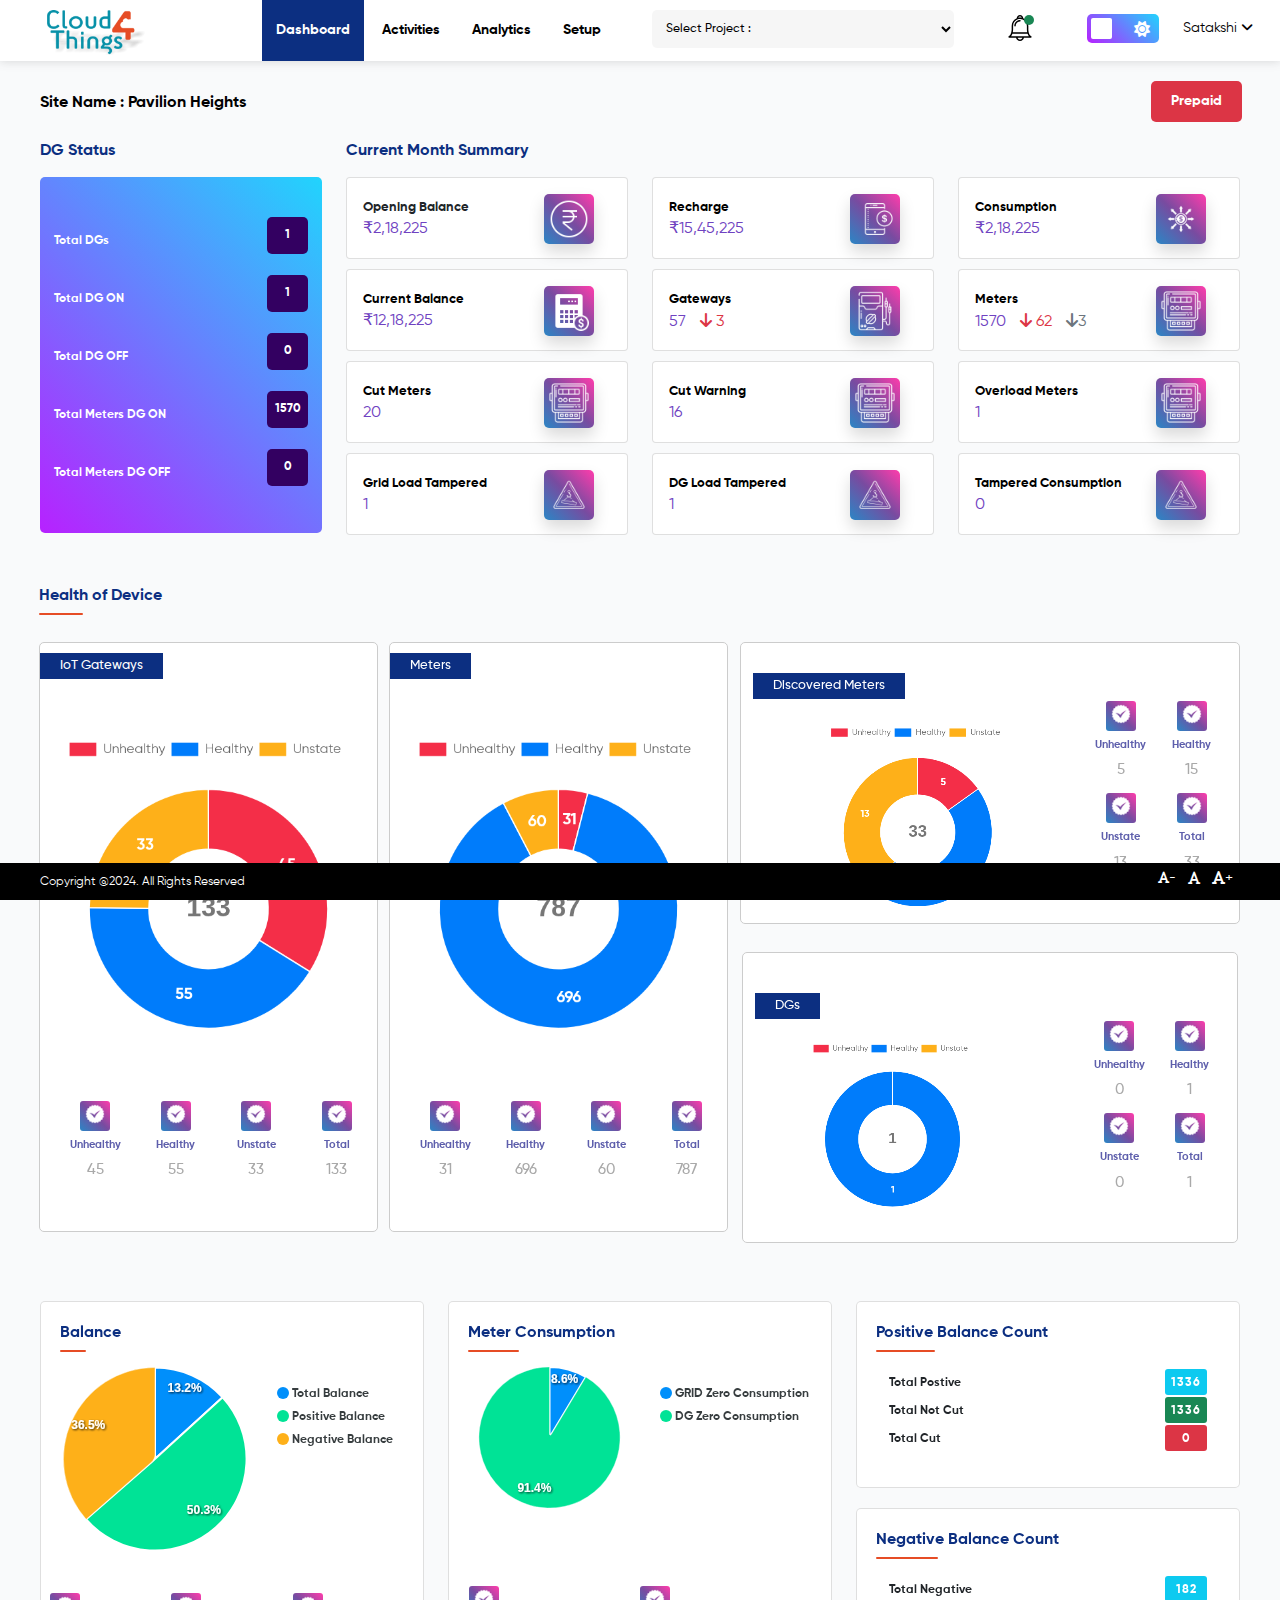
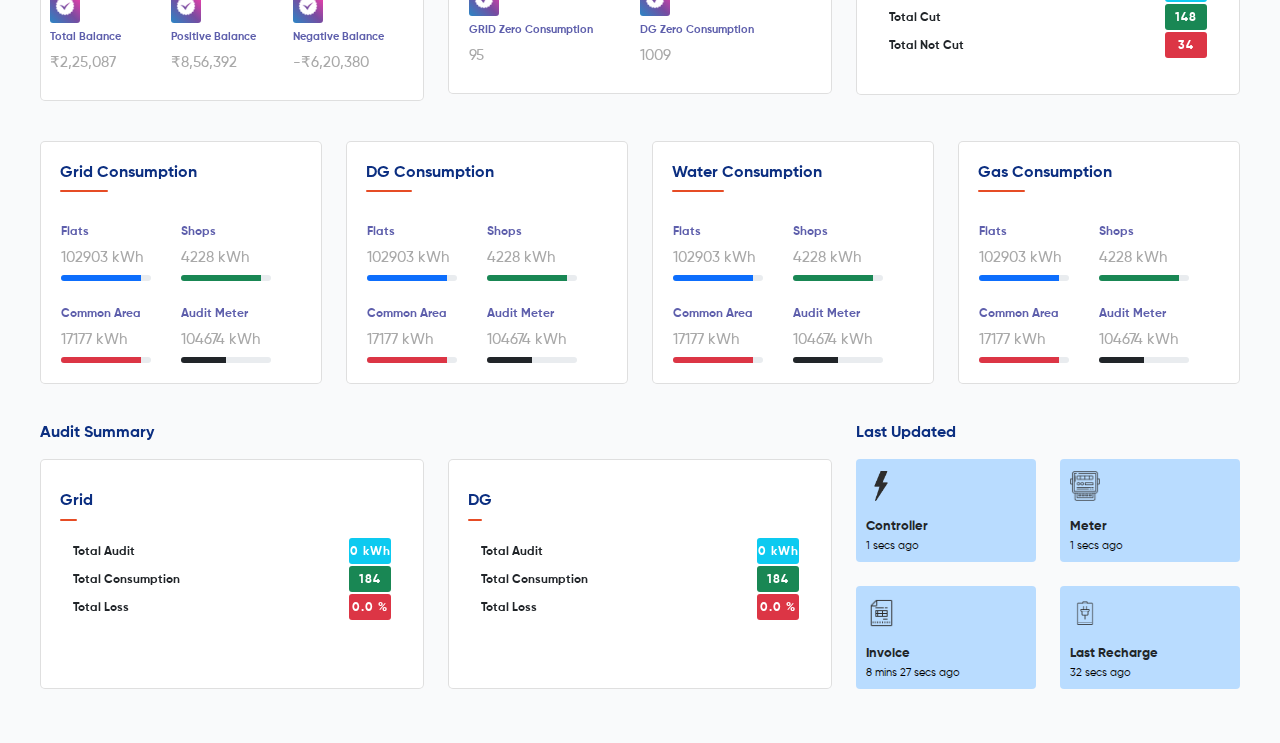
<file: index.html>
<!DOCTYPE html>
<html lang="en">

<head>
    <!-- Required meta tags -->
    <meta charset="utf-8">
    <meta name="viewport"
        content="width=device-width, initial-scale=2.0, user-scalable=1.0, minimum-scale=1.0, maximum-scale=1.0">
    <meta name="description" content="Cloud4Things Dashboard" />

    <title>Prepaid - Cloud4Things Dashboard</title>

    <!--Favicon-->
    <link rel="icon" type="image/x-icon" href="images/favicon.png">

    <!--main_css-->
    <link href="css/style.css" rel="stylesheet" type="text/css">
    <link href="css/dark-theme.css" rel="stylesheet" type="text/css">
 
    <!-- Bootstrap -->
    <link rel="stylesheet" href="css/bootstrap.min.css">

    <!--responsive_css-->
    <link href="css/responsive.css" rel="stylesheet" type="text/css">

    <!--font-awesome-->
    <link rel="stylesheet" href="css/all.min.css" type="text/css">
    <link rel="stylesheet" href="css/fontawesome.min.css" type="text/css">

    <!--owl-carousel-->
    <link href="css/owl.carousel.min.css" rel="stylesheet" type="text/css">
    <link href="css/owl.theme.default.min.css" rel="stylesheet" type="text/css">

    <!--Apexcharts-->
    <link href="css/apexcharts.css" rel="stylesheet" type="text/css">

    <!--animate-->
    <link href="css/animate.css" rel="stylesheet" type="text/css">

</head>

<body>

    <div id="wrapper">

        <!--main-header-->
        <header class="main-header">
            <div class="menu-toggle"><i class="fa-solid fa-bars"></i></div>
            <div class="logo-area1" style="display: none;">
                <a href="index.html"><img alt="image" src="images/logo.png"></a>
            </div>
            <div class="row full-menu">
                <div class="col-xxl-2 col-xl-2 col-lg-2 col-md-12 col-sm-12 col-12">
                    <div class="logo-area">
                        <a href="index.html"><img alt="image" src="images/logo.png"></a>
                    </div>
                </div>
                <div class="col-xxl-4 col-xl-4 col-lg-4 col-md-12 col-sm-12 col-12">
                    <ul class="menu">
                        <li class="active"><a href="index.html">Dashboard</a></li>
                        <li><a href="activities.html">Activities</a></li>
                        <li><a href="analytics.html">Analytics</a></li>
                        <li><a href="setup.html">Setup</a></li>
                    </ul>
                </div>
                <div class="col-xxl-3 col-xl-3 col-lg-3 col-md-12 col-sm-12 col-12">
                    <form class="project-dropdown">
                        <!-- <label>Select Project :</label> -->
                        <select>
                            <option>Select Project :</option>
                            <option>Project1</option>
                            <option>Project2</option>
                            <option>Project3</option>
                        </select>
                    </form>
                </div>
                <div class="col-xxl-1 col-xl-1 col-lg-1 col-md-12 col-sm-12 col-12 p-0">
                    <div class="notification">
                        <svg fill="#000000" version="1.1" id="Capa_1" xmlns="http://www.w3.org/2000/svg"
                            xmlns:xlink="http://www.w3.org/1999/xlink" viewBox="0 0 611.999 611.999"
                            xml:space="preserve">
                            <g>
                                <g>
                                    <g>
                                        <path
                                            d="M570.107,500.254c-65.037-29.371-67.511-155.441-67.559-158.622v-84.578c0-81.402-49.742-151.399-120.427-181.203
                                            C381.969,34,347.883,0,306.001,0c-41.883,0-75.968,34.002-76.121,75.849c-70.682,29.804-120.425,99.801-120.425,181.203v84.578
                                            c-0.046,3.181-2.522,129.251-67.561,158.622c-7.409,3.347-11.481,11.412-9.768,19.36c1.711,7.949,8.74,13.626,16.871,13.626
                                            h164.88c3.38,18.594,12.172,35.892,25.619,49.903c17.86,18.608,41.479,28.856,66.502,28.856
                                            c25.025,0,48.644-10.248,66.502-28.856c13.449-14.012,22.241-31.311,25.619-49.903h164.88c8.131,0,15.159-5.676,16.872-13.626
                                            C581.586,511.664,577.516,503.6,570.107,500.254z M484.434,439.859c6.837,20.728,16.518,41.544,30.246,58.866H97.32
                                            c13.726-17.32,23.407-38.135,30.244-58.866H484.434z M306.001,34.515c18.945,0,34.963,12.73,39.975,30.082
                                            c-12.912-2.678-26.282-4.09-39.975-4.09s-27.063,1.411-39.975,4.09C271.039,47.246,287.057,34.515,306.001,34.515z
                                            M143.97,341.736v-84.685c0-89.343,72.686-162.029,162.031-162.029s162.031,72.686,162.031,162.029v84.826
                                            c0.023,2.596,0.427,29.879,7.303,63.465H136.663C143.543,371.724,143.949,344.393,143.97,341.736z M306.001,577.485
                                            c-26.341,0-49.33-18.992-56.709-44.246h113.416C355.329,558.493,332.344,577.485,306.001,577.485z" />
                                        <path d="M306.001,119.235c-74.25,0-134.657,60.405-134.657,134.654c0,9.531,7.727,17.258,17.258,17.258
                                            c9.531,0,17.258-7.727,17.258-17.258c0-55.217,44.923-100.139,100.142-100.139c9.531,0,17.258-7.727,17.258-17.258
                                            C323.259,126.96,315.532,119.235,306.001,119.235z" />
                                    </g>
                                </g>
                            </g>
                        </svg>
                        <span class="count"></span>
                        <div class="notify-box">
                            <h4>Notifications</h4>
                            <ul>
                                <li>
                                    <p>Your Version in updated !!!</p>
                                    <h6>Project | 48 mins ago</h6>
                                </li>
                                <li>
                                    <p>Your Version in updated !!!</p>
                                    <h6>Project | 48 mins ago</h6>
                                </li>
                                <li>
                                    <p>Your Version in updated !!!</p>
                                    <h6>Project | 48 mins ago</h6>
                                </li>
                                <li>
                                    <p>Your Version in updated !!!</p>
                                    <h6>Project | 48 mins ago</h6>
                                </li>
                            </ul>
                        </div>
                    </div>

                </div>
                <div class="col-xxl-1 col-xl-1 col-lg-1 col-md-12 col-sm-12 col-12">
                    <div class="toggle-s-box">
                        <input type="checkbox" class="checkbox" id="checkbox">
                        <label for="checkbox" class="checkbox-label">
                            <i class="fas fa-moon"></i>
                            <i class="fas fa-sun"></i>
                            <span class="ball"></span>
                        </label>
                    </div>
                </div>
                <div class="col-xxl-1 col-xl-1 col-lg-1 col-md-12 col-sm-12 col-12 p-0">
                    <div class="user-sec">
                        <h4>Satakshi <i class="fa-solid fa-angle-down"></i></h4>
                    </div>
                    <div class="user-box">
                        <ul>
                            <li>
                                <p><i class="fa-solid fa-gear"></i> CPS Version: 1.0.0</p>
                            </li>
                            <li>
                                <p><i class="fa-solid fa-lock"></i> <a href="change-password.html">Change Password</a>
                                </p>
                            </li>
                            <li>
                                <p><i class="fa-solid fa-arrow-right-from-bracket"></i> <a href="#">Logout</a></p>
                            </li>
                        </ul>
                    </div>
                </div>
            </div>
        </header>
        <!--end-->
        <div class="clearfix"></div>
        <!--main-body-->
        <div class="main-site-area">
            <div class="row">
                <div class="col-xxl-12 col-xl-12 col-lg-12 col-md-12 col-sm-12 col-12">
                    <div class="site-name">
                        <h4><strong>Site Name :</strong> Pavilion Heights <span>Prepaid</span> </h4>
                    </div>
                </div>
                <div class="col-xxl-12 col-xl-12 col-lg-12 col-md-12 col-sm-12 col-12">
                    <!--second-part-->
                    <section class="second-part">
                        <div class="row">
                            <div class="col-xxl-2 col-xl-3 col-lg-3 col-md-12 col-sm-12 col-12">
                                <h1 class="mb-3">DG Status</h1>
                                <div class="dg-sec">
                                    <ul>
                                        <li> Total DGs <span class="float-end bg-info">1 </span></li>
                                        <li> Total DG ON <span class="float-end bg-warning">1 </span></li>
                                        <li> Total DG OFF <span class="float-end bg-danger">0 </span></li>
                                        <li> Total Meters DG ON <span class="float-end bg-primary"><a href="#">1570</a>
                                            </span></li>
                                        <li> Total Meters DG OFF <span class="float-end bg-primary"><a
                                                    href="#">0</a></span></li>
                                    </ul>
                                </div>
                            </div>
                            <div class="col-xxl-10 col-xl-9 col-lg-9 col-md-12 col-sm-12 col-12">
                                <h1 class="mb-3">Current Month Summary</h1>
                                <div class="row">
                                    <div class="col-xxl-3 col-xl-4 col-lg-4 col-md-6 col-sm-6 col-12">
                                        <div class="card  mb-4">
                                            <div class="card-body p-3">
                                                <div class="row">
                                                    <div class="col-xxl-8 col-xl-8 col-lg-8 col-md-8 col-sm-8 col-12">
                                                        <div class="numbers">
                                                            <p class="text-sm mb-0 text-capitalize font-weight-bold">
                                                                Opening Balance</p>
                                                            <h5 class="font-weight-bolder mb-0">₹2,18,225
                                                            </h5>
                                                        </div>
                                                    </div>
                                                    <div class="col-xxl-4 col-xl-4 col-lg-4 col-md-4 col-sm-4 col-12 text-end">
                                                        <div
                                                            class="icon icon-shape bg-gradient-primary shadow text-center border-radius-md">
                                                            <img alt="image" src="images/icon1.png">
                                                        </div>
                                                    </div>
                                                </div>
                                            </div>
                                        </div>
                                    </div>
                                    <div class="col-xxl-3 col-xl-4 col-lg-4 col-md-6 col-sm-6 col-12">
                                        <a href="#">
                                            <div class="card  mb-4">
                                                <div class="card-body p-3">
                                                    <div class="row">
                                                        <div class="col-xxl-8 col-xl-8 col-lg-8 col-md-8 col-sm-8 col-12">
                                                            <div class="numbers">
                                                                <p
                                                                    class="text-sm mb-0 text-capitalize font-weight-bold">
                                                                    Recharge</p>
                                                                <h5 class="font-weight-bolder mb-0">₹15,45,225
                                                                </h5>
                                                            </div>
                                                        </div>
                                                        <div class="col-xxl-4 col-xl-4 col-lg-4 col-md-4 col-sm-4 col-12 text-end">
                                                            <div
                                                                class="icon icon-shape bg-gradient-primary shadow text-center border-radius-md">
                                                                <img alt="image" src="images/icon2.png">
                                                            </div>
                                                        </div>
                                                    </div>
                                                </div>
                                            </div>
                                        </a>
                                    </div>
                                    <div class="col-xxl-3 col-xl-4 col-lg-4 col-md-6 col-sm-6 col-12">
                                        <a href="#">
                                            <div class="card  mb-4">
                                                <div class="card-body p-3">
                                                    <div class="row">
                                                        <div class="col-xxl-8 col-xl-8 col-lg-8 col-md-8 col-sm-8 col-12">
                                                            <div class="numbers">
                                                                <p
                                                                    class="text-sm mb-0 text-capitalize font-weight-bold">
                                                                    Consumption</p>
                                                                <h5 class="font-weight-bolder mb-0">₹2,18,225
                                                                </h5>
                                                            </div>
                                                        </div>
                                                        <div class="col-xxl-4 col-xl-4 col-lg-4 col-md-4 col-sm-4 col-12 text-end">
                                                            <div
                                                                class="icon icon-shape bg-gradient-primary shadow text-center border-radius-md">
                                                                <img alt="image" src="images/icon3.png">
                                                            </div>
                                                        </div>
                                                    </div>
                                                </div>
                                            </div>
                                        </a>
                                    </div>
                                    <div class="col-xxl-3 col-xl-4 col-lg-4 col-md-6 col-sm-6 col-12">
                                        <a href="#">
                                            <div class="card  mb-4">
                                                <div class="card-body p-3">
                                                    <div class="row">
                                                        <div class="col-xxl-8 col-xl-8 col-lg-8 col-md-8 col-sm-8 col-12">
                                                            <div class="numbers">
                                                                <p
                                                                    class="text-sm mb-0 text-capitalize font-weight-bold">
                                                                    Current Balance</p>
                                                                <h5 class="font-weight-bolder mb-0">₹12,18,225
                                                                </h5>
                                                            </div>
                                                        </div>
                                                        <div class="col-xxl-4 col-xl-4 col-lg-4 col-md-4 col-sm-4 col-12 text-end">
                                                            <div
                                                                class="icon icon-shape bg-gradient-primary shadow text-center border-radius-md">
                                                                <img alt="image" src="images/icon4.png">
                                                            </div>
                                                        </div>
                                                    </div>
                                                </div>
                                            </div>
                                        </a>
                                    </div>
                                    <div class="col-xxl-3 col-xl-4 col-lg-4 col-md-6 col-sm-6 col-12">
                                        <a href="#">
                                            <div class="card  mb-4">
                                                <div class="card-body p-3">
                                                    <div class="row">
                                                        <div class="col-xxl-8 col-xl-8 col-lg-8 col-md-8 col-sm-8 col-12">
                                                            <div class="numbers">
                                                                <p
                                                                    class="text-sm mb-0 text-capitalize font-weight-bold">
                                                                    Gateways</p>
                                                                <h5 class="font-weight-bolder mb-0">57 <span
                                                                        class="text-danger"><i
                                                                            class="fa-solid fa-arrow-down"></i> 3</span>
                                                                </h5>
                                                            </div>
                                                        </div>
                                                        <div class="col-xxl-4 col-xl-4 col-lg-4 col-md-4 col-sm-4 col-12 text-end">
                                                            <div
                                                                class="icon icon-shape bg-gradient-primary shadow text-center border-radius-md">
                                                                <img alt="image" src="images/icon5.png">
                                                            </div>
                                                        </div>
                                                    </div>
                                                </div>
                                            </div>
                                        </a>
                                    </div>
                                    <div class="col-xxl-3 col-xl-4 col-lg-4 col-md-6 col-sm-6 col-12">
                                        <a href="#">
                                            <div class="card  mb-4">
                                                <div class="card-body p-3">
                                                    <div class="row">
                                                        <div class="col-xxl-8 col-xl-8 col-lg-8 col-md-8 col-sm-8 col-12">
                                                            <div class="numbers">
                                                                <p
                                                                    class="text-sm mb-0 text-capitalize font-weight-bold">
                                                                    Meters</p>
                                                                <h5 class="font-weight-bolder mb-0">1570 <span
                                                                        class="text-danger"><i
                                                                            class="fa-solid fa-arrow-down"></i>
                                                                        62</span> <strong class="text-secondary"><i
                                                                            class="fa-solid fa-arrow-down"></i>3</strong>
                                                                </h5>
                                                            </div>
                                                        </div>
                                                        <div class="col-xxl-4 col-xl-4 col-lg-4 col-md-4 col-sm-4 col-12 text-end">
                                                            <div
                                                                class="icon icon-shape bg-gradient-primary shadow text-center border-radius-md">
                                                                <img alt="image" src="images/icon6.png">
                                                            </div>
                                                        </div>
                                                    </div>
                                                </div>
                                            </div>
                                        </a>
                                    </div>
                                    <div class="col-xxl-3 col-xl-4 col-lg-4 col-md-6 col-sm-6 col-12">
                                        <a href="#">
                                            <div class="card  mb-4">
                                                <div class="card-body p-3">
                                                    <div class="row">
                                                        <div class="col-xxl-8 col-xl-8 col-lg-8 col-md-8 col-sm-8 col-12">
                                                            <div class="numbers">
                                                                <p
                                                                    class="text-sm mb-0 text-capitalize font-weight-bold">
                                                                    Cut Meters</p>
                                                                <h5 class="font-weight-bolder mb-0">20
                                                                </h5>
                                                            </div>
                                                        </div>
                                                        <div class="col-xxl-4 col-xl-4 col-lg-4 col-md-4 col-sm-4 col-12 text-end">
                                                            <div
                                                                class="icon icon-shape bg-gradient-primary shadow text-center border-radius-md">
                                                                <img alt="image" src="images/icon7.png">
                                                            </div>
                                                        </div>
                                                    </div>
                                                </div>
                                            </div>
                                        </a>
                                    </div>
                                    <div class="col-xxl-3 col-xl-4 col-lg-4 col-md-6 col-sm-6 col-12">
                                        <a href="#">
                                            <div class="card  mb-4">
                                                <div class="card-body p-3">
                                                    <div class="row">
                                                        <div class="col-xxl-8 col-xl-8 col-lg-8 col-md-8 col-sm-8 col-12">
                                                            <div class="numbers">
                                                                <p
                                                                    class="text-sm mb-0 text-capitalize font-weight-bold">
                                                                    Cut Warning</p>
                                                                <h5 class="font-weight-bolder mb-0">16
                                                                </h5>
                                                            </div>
                                                        </div>
                                                        <div class="col-xxl-4 col-xl-4 col-lg-4 col-md-4 col-sm-4 col-12 text-end">
                                                            <div
                                                                class="icon icon-shape bg-gradient-primary shadow text-center border-radius-md">
                                                                <img alt="image" src="images/icon8.png">
                                                            </div>
                                                        </div>
                                                    </div>
                                                </div>
                                            </div>
                                        </a>
                                    </div>
                                    <div class="col-xxl-3 col-xl-4 col-lg-4 col-md-6 col-sm-6 col-12">
                                        <a href="#">
                                            <div class="card  mb-4">
                                                <div class="card-body p-3">
                                                    <div class="row">
                                                        <div class="col-xxl-8 col-xl-8 col-lg-8 col-md-8 col-sm-8 col-12">
                                                            <div class="numbers">
                                                                <p
                                                                    class="text-sm mb-0 text-capitalize font-weight-bold">
                                                                    Overload Meters
                                                                </p>
                                                                <h5 class="font-weight-bolder mb-0">1
                                                                </h5>
                                                            </div>
                                                        </div>
                                                        <div class="col-xxl-4 col-xl-4 col-lg-4 col-md-4 col-sm-4 col-12 text-end">
                                                            <div
                                                                class="icon icon-shape bg-gradient-primary shadow text-center border-radius-md">
                                                                <img alt="image" src="images/icon9.png">
                                                            </div>
                                                        </div>
                                                    </div>
                                                </div>
                                            </div>
                                        </a>
                                    </div>
                                    <div class="col-xxl-3 col-xl-4 col-lg-4 col-md-6 col-sm-6 col-12">
                                        <a href="#">
                                            <div class="card  mb-4">
                                                <div class="card-body p-3">
                                                    <div class="row">
                                                        <div class="col-xxl-8 col-xl-8 col-lg-8 col-md-8 col-sm-8 col-12">
                                                            <div class="numbers">
                                                                <p
                                                                    class="text-sm mb-0 text-capitalize font-weight-bold">
                                                                    Grid Load Tampered</p>
                                                                <h5 class="font-weight-bolder mb-0">1
                                                                </h5>
                                                            </div>
                                                        </div>
                                                        <div class="col-xxl-4 col-xl-4 col-lg-4 col-md-4 col-sm-4 col-12 text-end">
                                                            <div
                                                                class="icon icon-shape bg-gradient-primary shadow text-center border-radius-md">
                                                                <img alt="image" src="images/icon10.png">
                                                            </div>
                                                        </div>
                                                    </div>
                                                </div>
                                            </div>
                                        </a>
                                    </div>
                                    <div class="col-xxl-3 col-xl-4 col-lg-4 col-md-6 col-sm-6 col-12">
                                        <a href="#">
                                            <div class="card  mb-4">
                                                <div class="card-body p-3">
                                                    <div class="row">
                                                        <div class="col-xxl-8 col-xl-8 col-lg-8 col-md-8 col-sm-8 col-12">
                                                            <div class="numbers">
                                                                <p
                                                                    class="text-sm mb-0 text-capitalize font-weight-bold">
                                                                    DG Load Tampered</p>
                                                                <h5 class="font-weight-bolder mb-0">1
                                                                </h5>
                                                            </div>
                                                        </div>
                                                        <div class="col-xxl-4 col-xl-4 col-lg-4 col-md-4 col-sm-4 col-12 text-end">
                                                            <div
                                                                class="icon icon-shape bg-gradient-primary shadow text-center border-radius-md">
                                                                <img alt="image" src="images/icon11.png">
                                                            </div>
                                                        </div>
                                                    </div>
                                                </div>
                                            </div>
                                        </a>
                                    </div>
                                    <div class="col-xxl-3 col-xl-4 col-lg-4 col-md-6 col-sm-6 col-12">
                                        <a href="#">
                                            <div class="card  mb-4">
                                                <div class="card-body p-3">
                                                    <div class="row">
                                                        <div class="col-xxl-8 col-xl-8 col-lg-8 col-md-8 col-sm-8 col-12">
                                                            <div class="numbers">
                                                                <p
                                                                    class="text-sm mb-0 text-capitalize font-weight-bold">
                                                                    Tampered Consumption</p>
                                                                <h5 class="font-weight-bolder mb-0">0
                                                                </h5>
                                                            </div>
                                                        </div>
                                                        <div class="col-xxl-4 col-xl-4 col-lg-4 col-md-4 col-sm-4 col-12 text-end">
                                                            <div
                                                                class="icon icon-shape bg-gradient-primary shadow text-center border-radius-md">
                                                                <img alt="image" src="images/icon12.png">
                                                            </div>
                                                        </div>
                                                    </div>
                                                </div>
                                            </div>
                                        </a>
                                    </div>
                                </div>
                            </div>

                        </div>
                    </section>
                    <!--end-->
                    <!--middle-part-->
                    <section class="middle-part">
                            <div class="row stat-each" id="m-part">
                                <div class="col-xxl-12 col-xl-12 col-lg-12 col-md-12 col-sm-12 col-12">
                                    <h1 style="margin-bottom: 30px;">Health of Device</h1>
                                </div>
                                <div class="col-xxl-7 col-xl-7 col-lg-7 col-md-12 col-sm-12 col-12">
                                    <div class="row">
                                        <div class="col-xxl-6 col-xl-6 col-lg-6 col-md-6 col-sm-12 col-12">
                                            <div class="health-each">
                                                <h5>IoT Gateways</h5>
                                                <div class="chart-inner" id="m-chart1">
                                                    <canvas id="BA-chart-job-error" id="m-chart-1" width="800"
                                                        height="600"></canvas>
                                                </div>
                                                <div class="row chart-txt">
                                                    <div class="col-xxl-3 col-xl-3 col-lg-3 col-md-3 col-sm-3 col-6 p-0">
                                                        <div class="mb-2">
                                                            <div class="in-icon"><img alt="image" src="images/in-icon.png"></div>
                                                            <p class="text-xs mt-1 mb-0 font-weight-bold">Unhealthy</p>
                                                        </div>
                                                        <h4>45
                                                        </h4>
                                                    </div>
                                                    <div class="col-xxl-3 col-xl-3 col-lg-3 col-md-3 col-sm-3 col-6 p-0">
                                                        <div class="mb-2">
                                                            <div class="in-icon"><img alt="image" src="images/in-icon.png"></div>
                                                            <p class="text-xs mt-1 mb-0 font-weight-bold">Healthy </p>
                                                        </div>
                                                        <h4>55
                                                        </h4>
                                                    </div>
                                                    <div class="col-xxl-3 col-xl-3 col-lg-3 col-md-3 col-sm-3 col-6 p-0">
                                                        <div class="mb-2">
                                                            <div class="in-icon"><img alt="image" src="images/in-icon.png"></div>
                                                            <p class="text-xs mt-1 mb-0 font-weight-bold">Unstate
                                                            </p>
                                                        </div>
                                                        <h4>33
                                                        </h4>
                                                    </div>
                                                    <div class="col-xxl-3 col-xl-3 col-lg-3 col-md-3 col-sm-3 col-6 p-0">
                                                        <div class="mb-2">
                                                            <div class="in-icon"><img alt="image" src="images/in-icon.png"></div>
                                                            <p class="text-xs mt-1 mb-0 font-weight-bold">Total
                                                            </p>
                                                        </div>
                                                        <h4>133
                                                        </h4>
                                                    </div>
                                                </div>
                                            </div>
                                        </div>
                                        <div class="col-xxl-6 col-xl-6 col-lg-6 col-md-6 col-sm-12 col-12">
                                            <div class="health-each">
                                                <h5>Meters</h5>
                                                <div class="chart-inner" id="m-chart2">
                                                    <canvas id="BA-chart-job-error1" id="m-chart-2" width="800"
                                                        height="600"></canvas>
                                                </div>
                                                <div class="row chart-txt">
                                                    <div class="col-xxl-3 col-xl-3 col-lg-3 col-md-3 col-sm-3 col-6 p-0">
                                                        <div class="mb-2">
                                                            <div class="in-icon"><img alt="image" src="images/in-icon.png"></div>
                                                            <p class="text-xs mt-1 mb-0 font-weight-bold">
                                                                Unhealthy</p>
                                                        </div>
                                                        <h4>31
                                                        </h4>
                                                    </div>
                                                    <div class="col-xxl-3 col-xl-3 col-lg-3 col-md-3 col-sm-3 col-6 p-0">
                                                        <div class="mb-2">
                                                            <div class="in-icon"><img alt="image" src="images/in-icon.png"></div>
                                                            <p class="text-xs mt-1 mb-0 font-weight-bold">Healthy</p>
                                                        </div>
                                                        <h4>696
                                                        </h4>
                                                    </div>
                                                    <div class="col-xxl-3 col-xl-3 col-lg-3 col-md-3 col-sm-3 col-6 p-0">
                                                        <div class="mb-2">
                                                            <div class="in-icon"><img alt="image" src="images/in-icon.png"></div>
                                                            <p class="text-xs mt-1 mb-0 font-weight-bold">Unstate
                                                            </p>
                                                        </div>
                                                        <h4>60
                                                        </h4>
                                                    </div>
                                                    <div class="col-xxl-3 col-xl-3 col-lg-3 col-md-3 col-sm-3 col-6 p-0">
                                                        <div class="mb-2">
                                                            <div class="in-icon"><img alt="image" src="images/in-icon.png"></div>
                                                            <p class="text-xs mt-1 mb-0 font-weight-bold">Total
                                                            </p>
                                                        </div>
                                                        <h4>787
                                                        </h4>
                                                    </div>
                                                </div>
                                            </div>
                                        </div>
                                    </div>
                                </div>
                                <div class="col-xxl-5 col-xl-5 col-lg-5 col-md-12 col-sm-12 col-12">
                                    <div class="row health-each" style="padding: 30px 0 11px 0;">
                                        <div class="col-xxl-12 col-xl-12 col-lg-12 col-md-13 col-sm-12 col-12">
                                            <h5>Discovered Meters</h5>
                                        </div>
                                        <div class="col-xxl-8 col-xl-8 col-lg-8 col-md-8 col-sm-12 col-12">
                                            <div class="chart-inner" id="m-chart3" style="transform: scale(1.1); margin: 10px 0px 0 50px;">
                                                <canvas id="BA-chart-job-error2" id="m-chart-3" width="800"
                                                    height="600"></canvas>
                                            </div>
                                        </div>
                                        <div class="col-xxl-4 col-xl-4 col-lg-4 col-md-4 col-sm-12 col-12">
                                            <div class="row  chart-txt p-0">
                                                <div class="col-xxl-6 col-xl-6 col-lg-6 col-md-6 col-sm-6 col-6 p-0">
                                                    <div class="mb-2">
                                                        <div class="in-icon"><img alt="image" src="images/in-icon.png"></div>
                                                        <p class="text-xs mt-1 mb-0 font-weight-bold">
                                                            Unhealthy</p>
                                                    </div>
                                                    <h4>5
                                                    </h4>
                                                </div>
                                                <div class="col-xxl-6 col-xl-6 col-lg-6 col-md-6 col-sm-6 col-6 p-0">
                                                    <div class="mb-2">
                                                        <div class="in-icon"><img alt="image" src="images/in-icon.png"></div>
                                                        <p class="text-xs mt-1 mb-0 font-weight-bold">Healthy</p>
                                                    </div>
                                                    <h4>15
                                                    </h4>
                                                </div>
                                                <div class="col-xxl-6 col-xl-6 col-lg-6 col-md-6 col-sm-6 col-6 p-0">
                                                    <div class="mb-2">
                                                        <div class="in-icon"><img alt="image" src="images/in-icon.png"></div>
                                                        <p class="text-xs mt-1 mb-0 font-weight-bold">Unstate
                                                        </p>
                                                    </div>
                                                    <h4>13
                                                    </h4>
                                                </div>
                                                <div class="col-xxl-6 col-xl-6 col-lg-6 col-md-6 col-sm-6 col-6 p-0">
                                                    <div class="mb-2">
                                                        <div class="in-icon"><img alt="image" src="images/in-icon.png"></div>
                                                        <p class="text-xs mt-1 mb-0 font-weight-bold">Total
                                                        </p>
                                                    </div>
                                                    <h4>33
                                                    </h4>
                                                </div>
                                            </div>
                                        </div>
                                    </div>
                                    <div class="row health-each"  style="display: inline-flex;margin: 18px -10px; padding: 40px 0 20px 0;">
                                        <div class="col-xxl-12 col-xl-12 col-lg-12 col-md-13 col-sm-12 col-12">
                                            <h5>DGs</h5>
                                        </div>
                                        <div class="col-xxl-8 col-xl-8 col-lg-8 col-md-8 col-sm-12 col-12">
                                            
                                            <div class="chart-inner" id="m-chart4">
                                                <canvas id="BA-chart-job-error3" width="800" height="600"></canvas>
                                            </div>
                                        </div>
                                        <div class="col-xxl-4 col-xl-4 col-lg-4 col-md-4 col-sm-12 col-12">
                                            <div class="row  chart-txt p-0">
                                                <div class="col-xxl-6 col-xl-6 col-lg-6 col-md-6 col-sm-6 col-6 p-0">
                                                    <div class="mb-2">
                                                        <div class="in-icon"><img alt="image" src="images/in-icon.png"></div>
                                                        <p class="text-xs mt-1 mb-0 font-weight-bold">
                                                            Unhealthy</p>
                                                    </div>
                                                    <h4>0
                                                    </h4>
                                                </div>
                                                <div class="col-xxl-6 col-xl-6 col-lg-6 col-md-6 col-sm-6 col-6 p-0">
                                                    <div class="mb-2">
                                                        <div class="in-icon"><img alt="image" src="images/in-icon.png"></div>
                                                        <p class="text-xs mt-1 mb-0 font-weight-bold">Healthy</p>
                                                    </div>
                                                    <h4>1
                                                    </h4>
                                                </div>
                                                <div class="col-xxl-6 col-xl-6 col-lg-6 col-md-6 col-sm-6 col-6 p-0">
                                                    <div class="mb-2">
                                                        <div class="in-icon"><img alt="image" src="images/in-icon.png"></div>
                                                        <p class="text-xs mt-1 mb-0 font-weight-bold">Unstate
                                                        </p>
                                                    </div>
                                                    <h4>0
                                                    </h4>
                                                </div>
                                                <div class="col-xxl-6 col-xl-6 col-lg-6 col-md-6 col-sm-6 col-6 p-0">
                                                    <div class="mb-2">
                                                        <div class="in-icon"><img alt="image" src="images/in-icon.png"></div>
                                                        <p class="text-xs mt-1 mb-0 font-weight-bold">Total
                                                        </p>
                                                    </div>
                                                    <h4>1
                                                    </h4>
                                                </div>
                                            </div>
                                        </div>
                                    </div>
                                </div>
                            </div>
                        <div class="row">
                            <div class="col-xxl-4 col-xl-4 col-lg-4 col-md-6 col-sm-12 col-12">
                                <div class="row stat-each">
                                    <div class="col-xxl-12 col-xl-12 col-lg-12 col-md-12 col-sm-12 col-12">
                                        <h1>Balance</h1>
                                        <div id="chart1"></div>
                                        <div class="row" style="margin: 0 -23px;">
                                            <div class="col-xxl-4 col-xl-4 col-lg-4 col-md-4 col-sm-4 col-12 p-0">
                                                <div class="mb-2">
                                                    <div class="in-icon"><img alt="image" src="images/in-icon.png">
                                                    </div>
                                                    <p class="text-xs mt-1 mb-0 font-weight-bold">
                                                        Total Balance</p>
                                                </div>
                                                <h4>₹2,25,087
                                                </h4>
                                            </div>
                                            <div class="col-xxl-4 col-xl-4 col-lg-4 col-md-4 col-sm-4 col-12 p-0">
                                                <div class="mb-2">
                                                    <div class="in-icon"><img alt="image" src="images/in-icon.png">
                                                    </div>
                                                    <p class="text-xs mt-1 mb-0 font-weight-bold">Positive Balance </p>
                                                </div>
                                                <h4>₹8,56,392
                                                </h4>
                                            </div>
                                            <div class="col-xxl-4 col-xl-4 col-lg-4 col-md-4 col-sm-4 col-12 p-0">
                                                <div class="mb-2">
                                                    <div class="in-icon"><img alt="image" src="images/in-icon.png">
                                                    </div>
                                                    <p class="text-xs mt-1 mb-0 font-weight-bold">Negative Balance
                                                    </p>
                                                </div>
                                                <h4>-₹6,20,380
                                                </h4>
                                            </div>
                                        </div>
                                    </div>
                                </div>
                            </div>
                            <div class="col-xxl-4 col-xl-4 col-lg-4 col-md-6 col-sm-12 col-12">
                                <div class="row stat-each">
                                    <div class="col-xxl-12 col-xl-12 col-lg-12 col-md-12 col-sm-12 col-12">
                                        <h1>Meter Consumption</h1>
                                        <div id="chart2"></div>
                                    </div>
                                    <div class="col-xxl-6 col-xl-6 col-lg-6 col-md-6 col-sm-6 col-12 p-0">

                                        <div class="mb-2">
                                            <div class="in-icon"><img alt="image" src="images/in-icon.png"></div>
                                            <p class="text-xs mt-1 mb-0 font-weight-bold">
                                                GRID Zero Consumption</p>
                                        </div>
                                        <h4>95
                                        </h4>
                                    </div>
                                    <div class="col-xxl-6 col-xl-6 col-lg-6 col-md-6 col-sm-6 col-12 p-0">
                                        <div class="mb-2">
                                            <div class="in-icon"><img alt="image" src="images/in-icon.png"></div>
                                            <p class="text-xs mt-1 mb-0 font-weight-bold">DG Zero Consumption</p>
                                        </div>
                                        <h4> 1009
                                        </h4>
                                    </div>
                                </div>
                            </div>
                            <div class="col-xxl-4 col-xl-4 col-lg-4 col-md-6 col-sm-12 col-12">
                                <div class="row stat-each">
                                    <div class="col-xxl-12 col-xl-12 col-lg-12 col-md-12 col-sm-12 col-12">
                                        <h1>Positive Balance Count</h1>
                                        <ul>
                                            <li> Total Postive <span class="float-end bg-info"> <a href="#"
                                                        class="text-light">1336</a> </span></li>
                                            <li> Total Not Cut <span class="float-end bg-success"><a href="#"
                                                        class="text-light"> 1336</a> </span></li>
                                            <li> Total Cut<span class="float-end bg-danger"><a href="#"
                                                        class="text-light">0 </a> </span></li>
                                        </ul>

                                    </div>
                                </div>
                                <div class="row stat-each">
                                    <div class="col-xxl-12 col-xl-12 col-lg-12 col-md-12 col-sm-12 col-12">
                                        <h1>Negative Balance Count
                                        </h1>
                                        <ul>
                                            <li> Total Negative <span class="float-end bg-info"> <a href="#"
                                                        class="text-light"> 182</a> </span></li>
                                            <li> Total Cut <span class="float-end bg-success"><a href="#"
                                                        class="text-light"> 148</a> </span></li>
                                            <li> Total Not Cut<span class="float-end bg-danger"><a href="#"
                                                        class="text-light"> 34 </a> </span></li>
                                        </ul>

                                    </div>
                                </div>
                            </div>
                        </div>
                    </section>
                    <!--end-->
                    <!--third-part-->
                    <section class="third-part">
                        <div class="row">

                            <div class="col-xxl-3 col-xl-3 col-lg-6 col-md-6 col-sm-12 col-12">
                                <div class="row stat-each">
                                    <div class="col-xxl-12 col-xl-12 col-lg-12 col-md-12 col-sm-12 col-12">
                                        <h1>Grid Consumption
                                        </h1>
                                    </div>
                                    <div class="col-xxl-6 col-xl-6 col-lg-6 col-md-6 col-sm-6 col-12 p-0">
                                        <div class="d-flex mb-2">
                                            <p class="text-xs mt-1 mb-0 font-weight-bold">Flats</p>
                                        </div>
                                        <h4>102903 kWh</h4>
                                        <div class="progress w-75">
                                            <div class="progress-bar bg-primary w-70" role="progressbar"
                                                aria-valuenow="70" aria-valuemin="0" aria-valuemax="100"></div>
                                        </div>
                                    </div>
                                    <div class="col-xxl-6 col-xl-6 col-lg-6 col-md-6 col-sm-6 col-12 p-0">
                                        <div class="d-flex mb-2">
                                            <p class="text-xs mt-1 mb-0 font-weight-bold">Shops</p>
                                        </div>
                                        <h4>4228 kWh
                                        </h4>
                                        <div class="progress w-75">
                                            <div class="progress-bar bg-success w-90" role="progressbar"
                                                aria-valuenow="90" aria-valuemin="0" aria-valuemax="100"></div>
                                        </div>
                                    </div>
                                    <div class="col-xxl-6 col-xl-6 col-lg-6 col-md-6 col-sm-6 col-12 p-0">
                                        <div class="d-flex mb-2">
                                            <p class="text-xs mt-1 mb-0 font-weight-bold">Common Area
                                            </p>
                                        </div>
                                        <h4>17177 kWh
                                        </h4>
                                        <div class="progress w-75">
                                            <div class="progress-bar bg-danger w-30" role="progressbar"
                                                aria-valuenow="30" aria-valuemin="0" aria-valuemax="100"></div>
                                        </div>
                                    </div>
                                    <div class="col-xxl-6 col-xl-6 col-lg-6 col-md-6 col-sm-6 col-12 p-0">
                                        <div class="d-flex mb-2">
                                            <p class="text-xs mt-1 mb-0 font-weight-bold">Audit Meter
                                            </p>
                                        </div>
                                        <h4>104674 kWh
                                        </h4>
                                        <div class="progress w-75">
                                            <div class="progress-bar bg-dark w-50" role="progressbar" aria-valuenow="50"
                                                aria-valuemin="0" aria-valuemax="100"></div>
                                        </div>
                                    </div>
                                </div>
                            </div>
                            <div class="col-xxl-3 col-xl-3 col-lg-6 col-md-6 col-sm-12 col-12">
                                <div class="row stat-each">
                                    <div class="col-xxl-12 col-xl-12 col-lg-12 col-md-12 col-sm-12 col-12">
                                        <h1>DG Consumption
                                        </h1>
                                    </div>
                                    <div class="col-xxl-6 col-xl-6 col-lg-6 col-md-6 col-sm-6 col-12 p-0">
                                        <div class="d-flex mb-2">
                                            <p class="text-xs mt-1 mb-0 font-weight-bold">Flats</p>
                                        </div>
                                        <h4>102903 kWh</h4>
                                        <div class="progress w-75">
                                            <div class="progress-bar bg-primary w-70" role="progressbar"
                                                aria-valuenow="70" aria-valuemin="0" aria-valuemax="100"></div>
                                        </div>
                                    </div>
                                    <div class="col-xxl-6 col-xl-6 col-lg-6 col-md-6 col-sm-6 col-12 p-0">
                                        <div class="d-flex mb-2">
                                            <p class="text-xs mt-1 mb-0 font-weight-bold">Shops</p>
                                        </div>
                                        <h4>4228 kWh
                                        </h4>
                                        <div class="progress w-75">
                                            <div class="progress-bar bg-success w-90" role="progressbar"
                                                aria-valuenow="90" aria-valuemin="0" aria-valuemax="100"></div>
                                        </div>
                                    </div>
                                    <div class="col-xxl-6 col-xl-6 col-lg-6 col-md-6 col-sm-6 col-12 p-0">
                                        <div class="d-flex mb-2">
                                            <p class="text-xs mt-1 mb-0 font-weight-bold">Common Area
                                            </p>
                                        </div>
                                        <h4>17177 kWh
                                        </h4>
                                        <div class="progress w-75">
                                            <div class="progress-bar bg-danger w-30" role="progressbar"
                                                aria-valuenow="30" aria-valuemin="0" aria-valuemax="100"></div>
                                        </div>
                                    </div>
                                    <div class="col-xxl-6 col-xl-6 col-lg-6 col-md-6 col-sm-6 col-12 p-0">
                                        <div class="d-flex mb-2">
                                            <p class="text-xs mt-1 mb-0 font-weight-bold">Audit Meter
                                            </p>
                                        </div>
                                        <h4>104674 kWh
                                        </h4>
                                        <div class="progress w-75">
                                            <div class="progress-bar bg-dark w-50" role="progressbar" aria-valuenow="50"
                                                aria-valuemin="0" aria-valuemax="100"></div>
                                        </div>
                                    </div>
                                </div>
                            </div>
                            <div class="col-xxl-3 col-xl-3 col-lg-6 col-md-6 col-sm-12 col-12">
                                <div class="row stat-each">
                                    <div class="col-xxl-12 col-xl-12 col-lg-12 col-md-12 col-sm-12 col-12">
                                        <h1>Water Consumption
                                        </h1>
                                    </div>
                                    <div class="col-xxl-6 col-xl-6 col-lg-6 col-md-6 col-sm-6 col-12 p-0">
                                        <div class="d-flex mb-2">
                                            <p class="text-xs mt-1 mb-0 font-weight-bold">Flats</p>
                                        </div>
                                        <h4>102903 kWh</h4>
                                        <div class="progress w-75">
                                            <div class="progress-bar bg-primary w-70" role="progressbar"
                                                aria-valuenow="70" aria-valuemin="0" aria-valuemax="100"></div>
                                        </div>
                                    </div>
                                    <div class="col-xxl-6 col-xl-6 col-lg-6 col-md-6 col-sm-6 col-12 p-0">
                                        <div class="d-flex mb-2">
                                            <p class="text-xs mt-1 mb-0 font-weight-bold">Shops</p>
                                        </div>
                                        <h4>4228 kWh
                                        </h4>
                                        <div class="progress w-75">
                                            <div class="progress-bar bg-success w-90" role="progressbar"
                                                aria-valuenow="90" aria-valuemin="0" aria-valuemax="100"></div>
                                        </div>
                                    </div>
                                    <div class="col-xxl-6 col-xl-6 col-lg-6 col-md-6 col-sm-6 col-12 p-0">
                                        <div class="d-flex mb-2">
                                            <p class="text-xs mt-1 mb-0 font-weight-bold">Common Area
                                            </p>
                                        </div>
                                        <h4>17177 kWh
                                        </h4>
                                        <div class="progress w-75">
                                            <div class="progress-bar bg-danger w-30" role="progressbar"
                                                aria-valuenow="30" aria-valuemin="0" aria-valuemax="100"></div>
                                        </div>
                                    </div>
                                    <div class="col-xxl-6 col-xl-6 col-lg-6 col-md-6 col-sm-6 col-12 p-0">
                                        <div class="d-flex mb-2">
                                            <p class="text-xs mt-1 mb-0 font-weight-bold">Audit Meter
                                            </p>
                                        </div>
                                        <h4>104674 kWh
                                        </h4>
                                        <div class="progress w-75">
                                            <div class="progress-bar bg-dark w-50" role="progressbar" aria-valuenow="50"
                                                aria-valuemin="0" aria-valuemax="100"></div>
                                        </div>
                                    </div>
                                </div>
                            </div>
                            <div class="col-xxl-3 col-xl-3 col-lg-6 col-md-6 col-sm-12 col-12">
                                <div class="row stat-each">
                                    <div class="col-xxl-12 col-xl-12 col-lg-12 col-md-12 col-sm-12 col-12">
                                        <h1>Gas Consumption
                                        </h1>
                                    </div>
                                    <div class="col-xxl-6 col-xl-6 col-lg-6 col-md-6 col-sm-6 col-12 p-0">
                                        <div class="d-flex mb-2">
                                            <p class="text-xs mt-1 mb-0 font-weight-bold">Flats</p>
                                        </div>
                                        <h4>102903 kWh</h4>
                                        <div class="progress w-75">
                                            <div class="progress-bar bg-primary w-70" role="progressbar"
                                                aria-valuenow="70" aria-valuemin="0" aria-valuemax="100"></div>
                                        </div>
                                    </div>
                                    <div class="col-xxl-6 col-xl-6 col-lg-6 col-md-6 col-sm-6 col-12 p-0">
                                        <div class="d-flex mb-2">
                                            <p class="text-xs mt-1 mb-0 font-weight-bold">Shops</p>
                                        </div>
                                        <h4>4228 kWh
                                        </h4>
                                        <div class="progress w-75">
                                            <div class="progress-bar bg-success w-90" role="progressbar"
                                                aria-valuenow="90" aria-valuemin="0" aria-valuemax="100"></div>
                                        </div>
                                    </div>
                                    <div class="col-xxl-6 col-xl-6 col-lg-6 col-md-6 col-sm-6 col-12 p-0">
                                        <div class="d-flex mb-2">
                                            <p class="text-xs mt-1 mb-0 font-weight-bold">Common Area
                                            </p>
                                        </div>
                                        <h4>17177 kWh
                                        </h4>
                                        <div class="progress w-75">
                                            <div class="progress-bar bg-danger w-30" role="progressbar"
                                                aria-valuenow="30" aria-valuemin="0" aria-valuemax="100"></div>
                                        </div>
                                    </div>
                                    <div class="col-xxl-6 col-xl-6 col-lg-6 col-md-6 col-sm-6 col-12 p-0">
                                        <div class="d-flex mb-2">
                                            <p class="text-xs mt-1 mb-0 font-weight-bold">Audit Meter
                                            </p>
                                        </div>
                                        <h4>104674 kWh
                                        </h4>
                                        <div class="progress w-75">
                                            <div class="progress-bar bg-dark w-50" role="progressbar" aria-valuenow="50"
                                                aria-valuemin="0" aria-valuemax="100"></div>
                                        </div>
                                    </div>
                                </div>
                            </div>
                        </div>
                    </section>
                    <!--end-->
                    <!--third-part-->
                    <section class="third-part">
                        <div class="row">
                            <div class="col-xxl-8 col-xl-8 col-lg-8 col-md-8 col-sm-12 col-12">
                                <h1>Audit Summary</h1>
                                <div class="row">
                                    <div class="col-xxl-6 col-xl-6 col-lg-6 col-md-6 col-sm-6 col-12">
                                        <div class="row stat-each" style="padding: 10px 20px 52px;">
                                            <div class="col-xxl-12 col-xl-12 col-lg-12 col-md-12 col-sm-12 col-12">
                                                <h1>Grid
                                                </h1>
                                                <div class="row">
                                                    <div
                                                        class="col-xxl-12 col-xl-12 col-lg-12 col-md-12 col-sm-12 col-12">
                                                        <ul>
                                                            <li>
                                                                Total Audit <span class="float-end bg-info"> 0
                                                                    kWh</span></li>
                                                            <li> Total Consumption <span
                                                                    class="float-end bg-success">184 kWh</span></li>
                                                            <li> Total Loss <span class="float-end bg-danger">0.0 %
                                                                </span></li>
                                                        </ul>
                                                    </div>
                                                </div>

                                            </div>
                                        </div>
                                    </div>
                                    <div class="col-xxl-6 col-xl-6 col-lg-6 col-md-6 col-sm-6 col-12">
                                        <div class="row stat-each" style="padding: 10px 20px 52px;">
                                            <div class="col-xxl-12 col-xl-12 col-lg-12 col-md-12 col-sm-12 col-12">
                                                <h1>DG
                                                </h1>
                                                <div class="row">
                                                    <div
                                                        class="col-xxl-12 col-xl-12 col-lg-12 col-md-12 col-sm-12 col-12">
                                                        <ul>
                                                            <li>
                                                                Total Audit <span class="float-end bg-info"> 0
                                                                    kWh</span></li>
                                                            <li> Total Consumption <span
                                                                    class="float-end bg-success">184 kWh</span></li>
                                                            <li> Total Loss <span class="float-end bg-danger">0.0 %
                                                                </span></li>
                                                        </ul>
                                                    </div>
                                                </div>

                                            </div>
                                        </div>
                                    </div>
                                </div>
                            </div>
                            <div class="col-xxl-4 col-xl-4 col-lg-4 col-md-4 col-sm-12 col-12">
                                <div class="row last-up">
                                    <div class="col-xxl-12 col-xl-12 col-lg-12 col-md-12 col-sm-12 col-12">
                                        <h1 class="mb-3">Last Updated</h1>
                                    </div>
                                    <div class="col-xxl-6 col-xl-6 col-lg-6 col-md-6 col-sm-6 col-12">
                                        <div class="card  mb-4">
                                            <div class="card-body p-3">
                                                <div class="row">
                                                    <div class="col-12 text-end">
                                                        <div
                                                            class="icon icon-shape bg-gradient-primary shadow text-center border-radius-md">
                                                            <img alt="image" src="images/i1.png">
                                                        </div>
                                                    </div>
                                                    <div class="col-12">
                                                        <div class="numbers">
                                                            <p class="text-sm mb-0 text-capitalize font-weight-bold">
                                                                Controller
                                                            </p>
                                                            <h5 class="font-weight-bolder mb-0">1 secs ago
                                                            </h5>
                                                        </div>
                                                    </div>
                                                </div>
                                            </div>
                                        </div>
                                    </div>
                                    <div class="col-xxl-6 col-xl-6 col-lg-6 col-md-6 col-sm-6 col-12">
                                        <div class="card  mb-4">
                                            <div class="card-body p-3">
                                                <div class="row">
                                                    <div class="col-12 text-end">
                                                        <div
                                                            class="icon icon-shape bg-gradient-primary shadow text-center border-radius-md">
                                                            <img alt="image" src="images/i2.png">
                                                        </div>
                                                    </div>
                                                    <div class="col-12">
                                                        <div class="numbers">
                                                            <p class="text-sm mb-0 text-capitalize font-weight-bold">
                                                                Meter</p>
                                                            <h5 class="font-weight-bolder mb-0">1 secs ago
                                                            </h5>
                                                        </div>
                                                    </div>
                                                </div>
                                            </div>
                                        </div>
                                    </div>
                                    <div class="col-xxl-6 col-xl-6 col-lg-6 col-md-6 col-sm-6 col-12">
                                        <div class="card  mb-4">
                                            <div class="card-body p-3">
                                                <div class="row">
                                                    <div class="col-12 text-end">
                                                        <div
                                                            class="icon icon-shape bg-gradient-primary shadow text-center border-radius-md">
                                                            <img alt="image" src="images/i3.png">
                                                        </div>
                                                    </div>
                                                    <div class="col-12">
                                                        <div class="numbers">
                                                            <p class="text-sm mb-0 text-capitalize font-weight-bold">
                                                                Invoice</p>
                                                            <h5 class="font-weight-bolder mb-0">8 mins 27 secs ago
                                                            </h5>
                                                        </div>
                                                    </div>

                                                </div>
                                            </div>
                                        </div>
                                    </div>
                                    <div class="col-xxl-6 col-xl-6 col-lg-6 col-md-6 col-sm-6 col-12">
                                        <div class="card  mb-4">
                                            <div class="card-body p-3">
                                                <div class="row">
                                                    <div class="col-12 text-end">
                                                        <div
                                                            class="icon icon-shape bg-gradient-primary shadow text-center border-radius-md">
                                                            <img alt="image" src="images/i4.png">
                                                        </div>
                                                    </div>
                                                    <div class="col-12">
                                                        <div class="numbers">
                                                            <p class="text-sm mb-0 text-capitalize font-weight-bold">
                                                                Last Recharge</p>
                                                            <h5 class="font-weight-bolder mb-0">32 secs ago
                                                            </h5>
                                                        </div>
                                                    </div>

                                                </div>
                                            </div>
                                        </div>
                                    </div>
                                </div>
                            </div>
                        </div>
                    </section>
                    <!--end-->

                </div>
            </div>
</div>
            <!--footer-->
            <footer class="main-footer">
                <div class="row">
                    <div class="col-xxl-6 col-xl-6 col-lg-6 col-md-6 col-sm-6 col-12">
                        <p>Copyright @2024. All Rights Reserved</p>
                    </div>
                    <div class="col-xxl-6 col-xl-6 col-lg-6 col-md-6 col-sm-6 col-12">
                        <div id="chcp_font_size" class="input-group">
                            <span class="input-group-btn">
                                <button id="btn-decrease" class="btn btn-default" type="button"><i class="fa fa-font"
                                        aria-hidden="true"></i>-</button>
                                <button id="btn-orig" class="btn btn-default" type="button"><i class="fa fa-font"
                                        aria-hidden="true"></i></button>
                                <button id="btn-increase" class="btn btn-default" type="button"><i class="fa fa-font"
                                        aria-hidden="true"></i>+</button>
                            </span>
                        </div>
                    </div>
                </div>
            </footer>
            <!--end-->
        </div>

        <!--end-->

        <!-- jQuery (necessary for Bootstrap's JavaScript plugins) -->
        <script src="js/jquery.min.js"></script>

        <!-- ApexCharts -->
        <script src="js/apexcharts.js"></script>
        <script src="js/apex-custom.js"></script>

        <!--charts-->
        <script src="js/Chart.min.js"></script>
        <script src="js/chartjs-plugin-labels.js"></script>
        <script src="js/chartjs-plugin-doughnutlabel.js"></script>
        <script src="js/doughnut-custom.js"></script>

        <!-- Optional JavaScript -->
        <script src="js/bootstrap.bundle.min.js"></script>
        <!-- Include all compiled plugins (below), or include individual files as needed -->
        <script src="js/custom.js"></script>

        <!--Bootstrap-->
        <script src="js/bootstrap.min.js"></script>
</body>

</html>
</file>
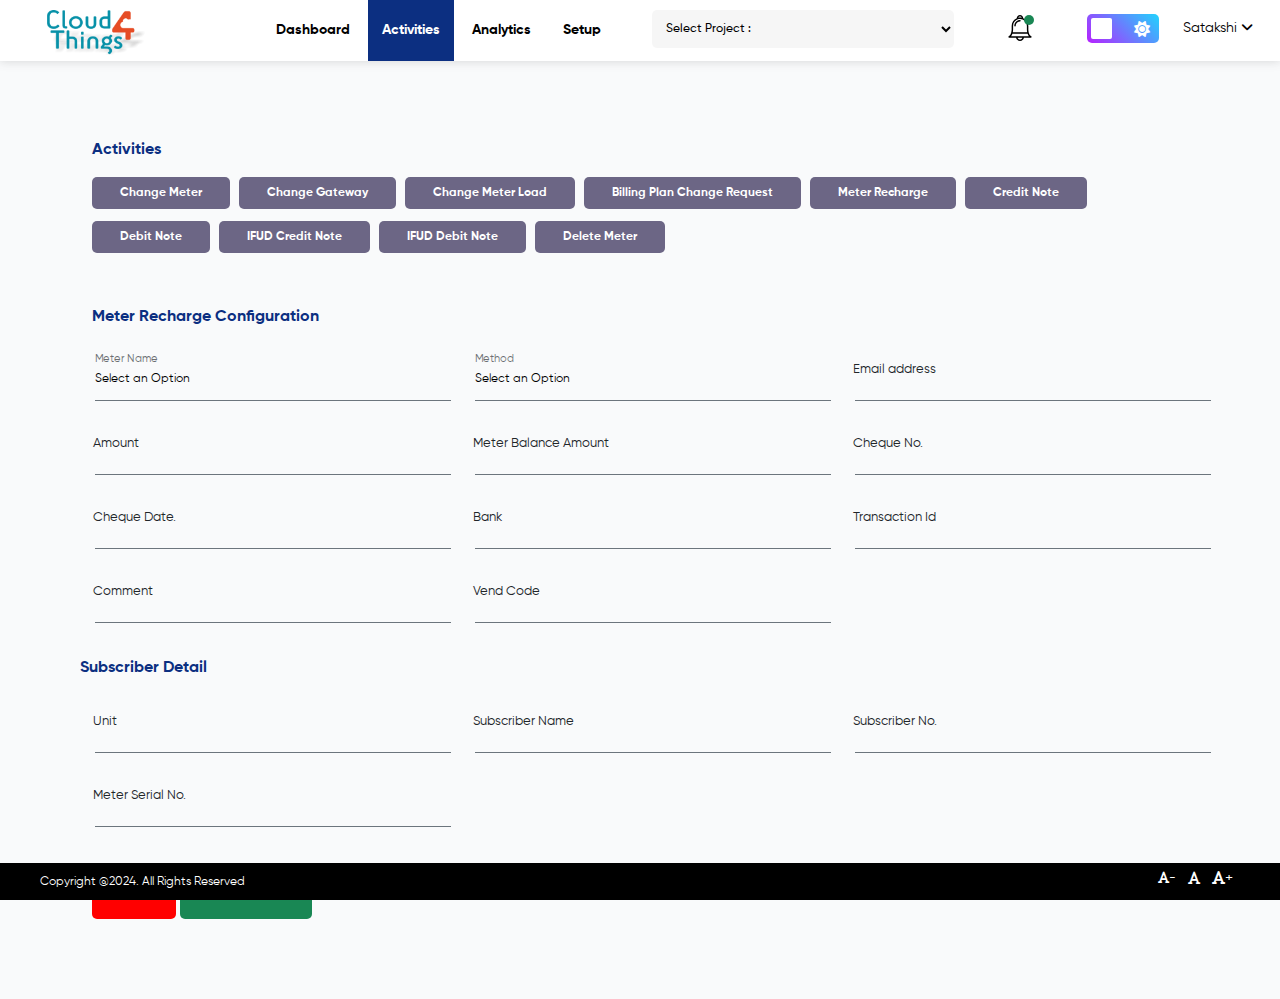
<file: activities-addnew.html>
<!DOCTYPE html>
<html lang="en">

<head>
    <!-- Required meta tags -->
    <meta charset="utf-8">
    <meta name="viewport" content="width=device-width, initial-scale=2.0, user-scalable=1.0, minimum-scale=1.0, maximum-scale=1.0">
    <meta name="description" content="Cloud4Things Dashboard" />

    <title>Prepaid - Cloud4Things Dashboard</title>

    <!--Favicon-->
    <link rel="icon" type="image/x-icon" href="images/favicon.png">

    <!--main_css-->
    <link href="css/style.css" rel="stylesheet" type="text/css">
    <link href="css/dark-theme.css" rel="stylesheet" type="text/css">

    <!-- Bootstrap -->
    <link rel="stylesheet" href="css/bootstrap.min.css">

    <!--responsive_css-->
    <link href="css/responsive.css" rel="stylesheet" type="text/css">

    <!--font-awesome-->
    <link rel="stylesheet" href="css/all.min.css" type="text/css">
    <link rel="stylesheet" href="css/fontawesome.min.css" type="text/css">

    <!--owl-carousel-->
    <link href="css/owl.carousel.min.css" rel="stylesheet" type="text/css">
    <link href="css/owl.theme.default.min.css" rel="stylesheet" type="text/css">

    <!--Apexcharts-->
    <link href="css/apexcharts.css" rel="stylesheet" type="text/css">

    <!--animate-->
    <link href="css/animate.css" rel="stylesheet" type="text/css">

    
</head>

<body>

<div id="wrapper">
    
    <!--main-header-->
    <header class="main-header">
        <div class="menu-toggle"><i class="fa-solid fa-bars"></i></div>
        <div class="logo-area1" style="display: none;">
            <a href="index.html"><img alt="image" src="images/logo.png"></a>
        </div>
        <div class="row full-menu">
            <div class="col-xxl-2 col-xl-2 col-lg-2 col-md-12 col-sm-12 col-12">
                <div class="logo-area">
                    <a href="index.html"><img alt="image" src="images/logo.png"></a>
                </div>
            </div>
            <div class="col-xxl-4 col-xl-4 col-lg-4 col-md-12 col-sm-12 col-12">
                <ul class="menu">
                    <li><a href="index.html">Dashboard</a></li>
                    <li class="active"><a href="activities.html">Activities</a></li>
                    <li><a href="analytics.html">Analytics</a></li>
                    <li><a href="setup.html">Setup</a></li>
                </ul>
            </div>
            <div class="col-xxl-3 col-xl-3 col-lg-3 col-md-12 col-sm-12 col-12">
                <form class="project-dropdown">
                    <!-- <label>Select Project :</label> -->
                    <select>
                        <option>Select Project :</option>
                        <option>Project1</option>
                        <option>Project2</option>
                        <option>Project3</option>
                    </select>
                </form>
            </div>
            <div class="col-xxl-1 col-xl-1 col-lg-1 col-md-12 col-sm-12 col-12 p-0">
                <div class="notification">
                    <svg fill="#000000" version="1.1" id="Capa_1" xmlns="http://www.w3.org/2000/svg"
                        xmlns:xlink="http://www.w3.org/1999/xlink" viewBox="0 0 611.999 611.999"
                        xml:space="preserve">
                        <g>
                            <g>
                                <g>
                                    <path
                                        d="M570.107,500.254c-65.037-29.371-67.511-155.441-67.559-158.622v-84.578c0-81.402-49.742-151.399-120.427-181.203
                                        C381.969,34,347.883,0,306.001,0c-41.883,0-75.968,34.002-76.121,75.849c-70.682,29.804-120.425,99.801-120.425,181.203v84.578
                                        c-0.046,3.181-2.522,129.251-67.561,158.622c-7.409,3.347-11.481,11.412-9.768,19.36c1.711,7.949,8.74,13.626,16.871,13.626
                                        h164.88c3.38,18.594,12.172,35.892,25.619,49.903c17.86,18.608,41.479,28.856,66.502,28.856
                                        c25.025,0,48.644-10.248,66.502-28.856c13.449-14.012,22.241-31.311,25.619-49.903h164.88c8.131,0,15.159-5.676,16.872-13.626
                                        C581.586,511.664,577.516,503.6,570.107,500.254z M484.434,439.859c6.837,20.728,16.518,41.544,30.246,58.866H97.32
                                        c13.726-17.32,23.407-38.135,30.244-58.866H484.434z M306.001,34.515c18.945,0,34.963,12.73,39.975,30.082
                                        c-12.912-2.678-26.282-4.09-39.975-4.09s-27.063,1.411-39.975,4.09C271.039,47.246,287.057,34.515,306.001,34.515z
                                        M143.97,341.736v-84.685c0-89.343,72.686-162.029,162.031-162.029s162.031,72.686,162.031,162.029v84.826
                                        c0.023,2.596,0.427,29.879,7.303,63.465H136.663C143.543,371.724,143.949,344.393,143.97,341.736z M306.001,577.485
                                        c-26.341,0-49.33-18.992-56.709-44.246h113.416C355.329,558.493,332.344,577.485,306.001,577.485z" />
                                    <path d="M306.001,119.235c-74.25,0-134.657,60.405-134.657,134.654c0,9.531,7.727,17.258,17.258,17.258
                                        c9.531,0,17.258-7.727,17.258-17.258c0-55.217,44.923-100.139,100.142-100.139c9.531,0,17.258-7.727,17.258-17.258
                                        C323.259,126.96,315.532,119.235,306.001,119.235z" />
                                </g>
                            </g>
                        </g>
                    </svg>
                    <span class="count"></span>
                    <div class="notify-box">
                        <h4>Notifications</h4>
                        <ul>
                            <li>
                                <p>Your Version in updated !!!</p>
                                <h6>Project | 48 mins ago</h6>
                            </li>
                            <li>
                                <p>Your Version in updated !!!</p>
                                <h6>Project | 48 mins ago</h6>
                            </li>
                            <li>
                                <p>Your Version in updated !!!</p>
                                <h6>Project | 48 mins ago</h6>
                            </li>
                            <li>
                                <p>Your Version in updated !!!</p>
                                <h6>Project | 48 mins ago</h6>
                            </li>
                        </ul>
                    </div>
                </div>

            </div>
            <div class="col-xxl-1 col-xl-1 col-lg-1 col-md-12 col-sm-12 col-12">
                <div class="toggle-s-box">
                    <input type="checkbox" class="checkbox" id="checkbox">
                    <label for="checkbox" class="checkbox-label">
                        <i class="fas fa-moon"></i>
                        <i class="fas fa-sun"></i>
                        <span class="ball"></span>
                    </label>
                </div>
            </div>
            <div class="col-xxl-1 col-xl-1 col-lg-1 col-md-12 col-sm-12 col-12 p-0">
                <div class="user-sec">
                    <h4>Satakshi <i class="fa-solid fa-angle-down"></i></h4>
                </div>
                <div class="user-box">
                    <ul>
                        <li>
                            <p><i class="fa-solid fa-gear"></i> CPS Version: 1.0.0</p>
                        </li>
                        <li>
                            <p><i class="fa-solid fa-lock"></i> <a href="change-password.html">Change Password</a>
                            </p>
                        </li>
                        <li>
                            <p><i class="fa-solid fa-arrow-right-from-bracket"></i> <a href="#">Logout</a></p>
                        </li>
                    </ul>
                </div>
            </div>
        </div>
    </header>
    <!--end-->
    <div class="clearfix"></div>
    <!--main-body-->
    <div class="main-site-area">
        <!--top-form-->
        <section class="top-form">
            <div class="container">
                <div class="row">
                    <div class="col-xxl-12 col-xl-12 col-lg-12 col-md-12 col-sm-12 col-12">
                        
                        <div class="activities-list">
                            <h1>Activities</h1>
                            <ul class="act-sec">
                                <li><a href="#">Change Meter</a></li>
                                <li><a href="#">Change Gateway</a></li>
                                <li><a href="#">Change Meter Load</a></li>
                                <li><a href="#">Billing Plan Change Request</a></li>
                                <li><a href="#">Meter Recharge</a></li>
                                <li><a href="#">Credit Note</a></li>
                                <li><a href="#">Debit Note</a></li>
                                <li><a href="#">IFUD Credit Note</a></li>
                                <li><a href="#">IFUD Debit Note</a></li>
                                <li><a href="#">Delete Meter</a></li>
                            </ul>
                        </div>

                        <div class="row">
                            
                            <div class="col-xxl-12 col-xl-12 col-lg-12 col-md-12 col-sm-12 col-12">
                                <h1 class="mb-3">Meter Recharge Configuration
                                </h1>
                               <div class="top-form">
    <form>
        <div class="row">
            <div class="col-xxl-4 col-xl-4 col-lg-4 col-md-6 col-sm-6 col-12">
                <div class="form-floating">
                    <select class="form-select" id="floatingSelect" aria-label="Floating label select example">
                      <option selected>Select an Option</option>
                      <option value="1">One</option>
                      <option value="2">Two</option>
                      <option value="3">Three</option>
                    </select>
                    <label for="floatingSelect">Meter Name</label>
                  </div>
            </div>
            <div class="col-xxl-4 col-xl-4 col-lg-4 col-md-6 col-sm-6 col-12">
                <div class="form-floating">
                    <select class="form-select" id="floatingSelect" aria-label="Floating label select example">
                      <option selected>Select an Option</option>
                      <option value="1">One</option>
                      <option value="2">Two</option>
                      <option value="3">Three</option>
                    </select>
                    <label for="floatingSelect">Method</label>
                  </div>
            </div>
            <div class="col-xxl-4 col-xl-4 col-lg-4 col-md-6 col-sm-6 col-12">
                <div class="form-floating mb-3">
                    <input type="text" class="form-control" id="floatingInput" placeholder="name@example.com">
                    <label for="floatingInput">Email address</label>
                  </div>
            </div>
            <div class="col-xxl-4 col-xl-4 col-lg-4 col-md-6 col-sm-6 col-12">
                <div class="form-floating mb-3">
                    <input type="text" class="form-control" id="floatingInput" placeholder="Amount">
                    <label for="floatingInput">Amount</label>
                  </div>
            </div>
            <div class="col-xxl-4 col-xl-4 col-lg-4 col-md-6 col-sm-6 col-12">
                <div class="form-floating mb-3">
                    <input type="text" class="form-control" id="floatingInput" placeholder="Meter Balance Amount">
                    <label for="floatingInput">Meter Balance Amount</label>
                  </div>
            </div>
            <div class="col-xxl-4 col-xl-4 col-lg-4 col-md-6 col-sm-6 col-12">
                <div class="form-floating mb-3">
                    <input type="text" class="form-control" id="floatingInput" placeholder="Cheque No.">
                    <label for="floatingInput">Cheque No.</label>
                  </div>
            </div>
            <div class="col-xxl-4 col-xl-4 col-lg-4 col-md-6 col-sm-6 col-12">
                <div class="form-floating mb-3">
                    <input type="text" class="form-control" id="floatingInput" placeholder="Cheque Date.">
                    <label for="floatingInput">Cheque Date.</label>
                  </div>
            </div>
            <div class="col-xxl-4 col-xl-4 col-lg-4 col-md-6 col-sm-6 col-12">
                <div class="form-floating mb-3">
                    <input type="text" class="form-control" id="floatingInput" placeholder="Bank">
                    <label for="floatingInput">Bank</label>
                  </div>
            </div>
            <div class="col-xxl-4 col-xl-4 col-lg-4 col-md-6 col-sm-6 col-12">
                <div class="form-floating mb-3">
                    <input type="text" class="form-control" id="floatingInput" placeholder="Transaction Id">
                    <label for="floatingInput">Transaction Id</label>
                  </div>
            </div>
            <div class="col-xxl-4 col-xl-4 col-lg-4 col-md-6 col-sm-6 col-12">
                <div class="form-floating mb-3">
                    <input type="text" class="form-control" id="floatingInput" placeholder="Comment">
                    <label for="floatingInput">Comment</label>
                  </div>
            </div>
            <div class="col-xxl-4 col-xl-4 col-lg-4 col-md-6 col-sm-6 col-12">
                <div class="form-floating mb-3">
                    <input type="text" class="form-control" id="floatingInput" placeholder="Vend Code">
                    <label for="floatingInput">Vend Code</label>
                  </div>
            </div>
        </div>
        <div class="row">
            <h1 class="mb-3">Subscriber Detail
            </h1>
            <div class="col-xxl-4 col-xl-4 col-lg-4 col-md-6 col-sm-6 col-12">
                <div class="form-floating mb-3">
                    <input type="text" class="form-control" id="floatingInput" placeholder="Unit">
                    <label for="floatingInput">Unit</label>
                  </div>
            </div>
            <div class="col-xxl-4 col-xl-4 col-lg-4 col-md-6 col-sm-6 col-12">
                <div class="form-floating mb-3">
                    <input type="text" class="form-control" id="floatingInput" placeholder="Subscriber Name">
                    <label for="floatingInput">Subscriber Name</label>
                  </div>
            </div>
            <div class="col-xxl-4 col-xl-4 col-lg-4 col-md-6 col-sm-6 col-12">
                <div class="form-floating mb-3">
                    <input type="text" class="form-control" id="floatingInput" placeholder="Subscriber No.">
                    <label for="floatingInput">Subscriber No.</label>
                  </div>
            </div>
            <div class="col-xxl-4 col-xl-4 col-lg-4 col-md-6 col-sm-6 col-12">
                <div class="form-floating mb-3">
                    <input type="text" class="form-control" id="floatingInput" placeholder="Meter Serial No.">
                    <label for="floatingInput">Meter Serial No.</label>
                  </div>
            </div>
            <div class="col-xxl-12 col-xl-12 col-lg-12 col-md-12 col-sm-12 col-12">
                <input type="reset" value="Cancel" class="cancel">
                <input type="submit" value="Save" class="save">
            </div>
        </div>
    </form>
</div>
                            </div>
                        </div>      
                    </div>
                </div>
            </div>
        </section>
        <!--end-->
    <!--footer-->
    <footer class="main-footer">
        <div class="row">
            <div class="col-xxl-6 col-xl-6 col-lg-6 col-md-6 col-sm-6 col-12">
                <p>Copyright @2024. All Rights Reserved</p>
            </div>
            <div class="col-xxl-6 col-xl-6 col-lg-6 col-md-6 col-sm-6 col-12">
                <div id="chcp_font_size" class="input-group">
                    <span class="input-group-btn">
                      <button id="btn-decrease" class="btn btn-default" type="button"><i class="fa fa-font" aria-hidden="true"></i>-</button>
                      <button id="btn-orig" class="btn btn-default" type="button"><i class="fa fa-font" aria-hidden="true"></i></button>
                      <button id="btn-increase" class="btn btn-default" type="button"><i class="fa fa-font" aria-hidden="true"></i>+</button>
                    </span>
                    </div>
            </div>
        </div>
    </footer>
    <!--end-->
</div>

<!--end-->


    <!-- jQuery (necessary for Bootstrap's JavaScript plugins) -->
    <script src="js/jquery.min.js"></script>
    
    <!-- ApexCharts -->
     <script src="js/apexcharts.js"></script>
    
    <!-- Optional JavaScript -->
    <script src="js/bootstrap.bundle.min.js"></script>
    <!-- Include all compiled plugins (below), or include individual files as needed -->
    <script src="js/custom.js"></script>

    <!--Bootstrap-->
    <script src="js/bootstrap.min.js"></script>
</body>

</html>
</file>
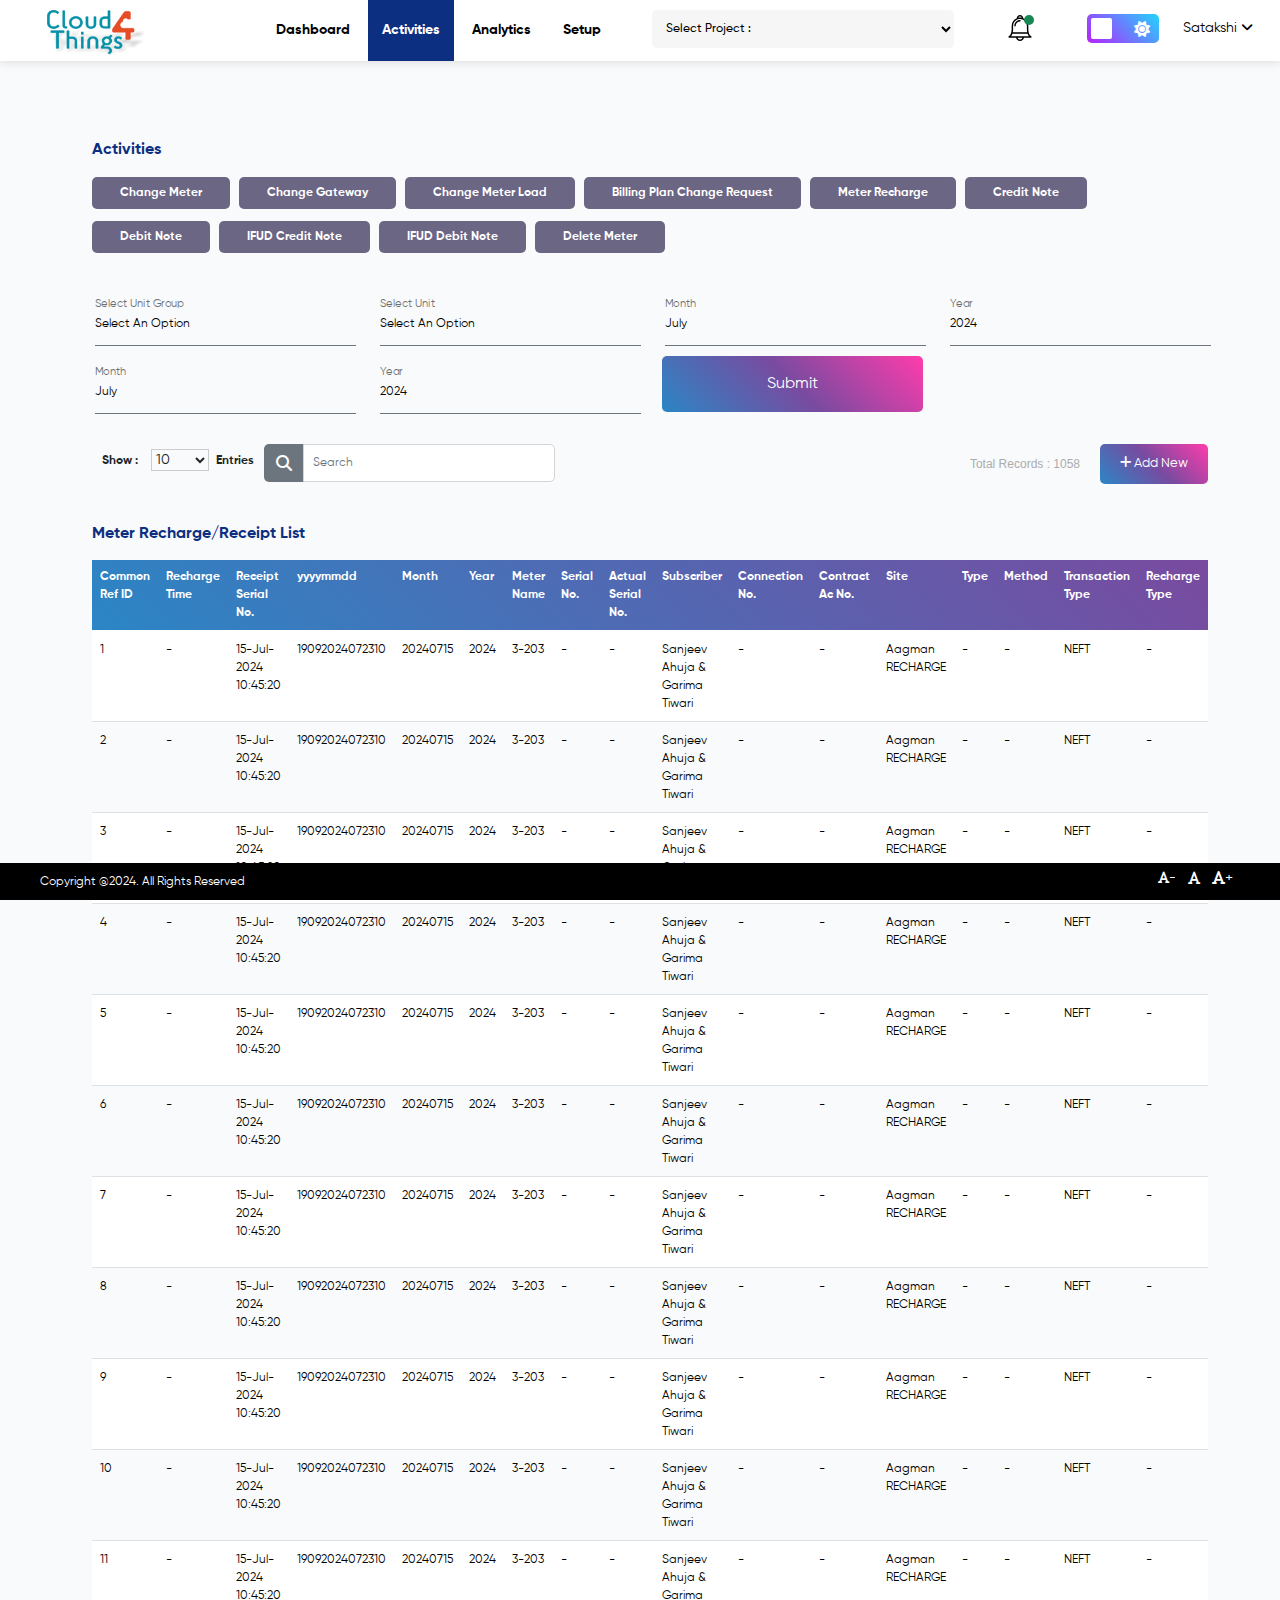
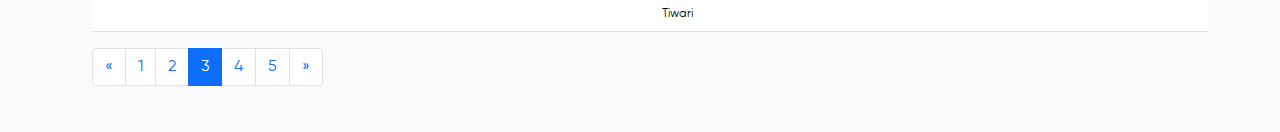
<file: activities.html>
<!DOCTYPE html>
<html lang="en">

<head>
    <!-- Required meta tags -->
    <meta charset="utf-8">
    <meta name="viewport" content="width=device-width, initial-scale=2.0, user-scalable=1.0, minimum-scale=1.0, maximum-scale=1.0">
    <meta name="description" content="Cloud4Things Dashboard" />

    <title>Prepaid - Cloud4Things Dashboard</title>

    <!--Favicon-->
    <link rel="icon" type="image/x-icon" href="images/favicon.png">

    <!--main_css-->
    <link href="css/style.css" rel="stylesheet" type="text/css">
    <link href="css/dark-theme.css" rel="stylesheet" type="text/css">

    <!-- Bootstrap -->
    <link rel="stylesheet" href="css/bootstrap.min.css">

    <!--responsive_css-->
    <link href="css/responsive.css" rel="stylesheet" type="text/css">

    <!--font-awesome-->
    <link rel="stylesheet" href="css/all.min.css" type="text/css">
    <link rel="stylesheet" href="css/fontawesome.min.css" type="text/css">

    <!--owl-carousel-->
    <link href="css/owl.carousel.min.css" rel="stylesheet" type="text/css">
    <link href="css/owl.theme.default.min.css" rel="stylesheet" type="text/css">

    <!--Apexcharts-->
    <link href="css/apexcharts.css" rel="stylesheet" type="text/css">

    <!--animate-->
    <link href="css/animate.css" rel="stylesheet" type="text/css">

    
</head>

<body>

<div id="wrapper">
    
    <!--main-header-->
    <header class="main-header">
        <div class="menu-toggle"><i class="fa-solid fa-bars"></i></div>
        <div class="logo-area1" style="display: none;">
            <a href="index.html"><img alt="image" src="images/logo.png"></a>
        </div>
        <div class="row full-menu">
            <div class="col-xxl-2 col-xl-2 col-lg-2 col-md-12 col-sm-12 col-12">
                <div class="logo-area">
                    <a href="index.html"><img alt="image" src="images/logo.png"></a>
                </div>
            </div>
            <div class="col-xxl-4 col-xl-4 col-lg-4 col-md-12 col-sm-12 col-12">
                <ul class="menu">
                    <li><a href="index.html">Dashboard</a></li>
                    <li class="active"><a href="activities.html">Activities</a></li>
                    <li><a href="analytics.html">Analytics</a></li>
                    <li><a href="setup.html">Setup</a></li>
                </ul>
            </div>
            <div class="col-xxl-3 col-xl-3 col-lg-3 col-md-12 col-sm-12 col-12">
                <form class="project-dropdown">
                    <!-- <label>Select Project :</label> -->
                    <select>
                        <option>Select Project :</option>
                        <option>Project1</option>
                        <option>Project2</option>
                        <option>Project3</option>
                    </select>
                </form>
            </div>
            <div class="col-xxl-1 col-xl-1 col-lg-1 col-md-12 col-sm-12 col-12 p-0">
                <div class="notification">
                    <svg fill="#000000" version="1.1" id="Capa_1" xmlns="http://www.w3.org/2000/svg"
                        xmlns:xlink="http://www.w3.org/1999/xlink" viewBox="0 0 611.999 611.999"
                        xml:space="preserve">
                        <g>
                            <g>
                                <g>
                                    <path
                                        d="M570.107,500.254c-65.037-29.371-67.511-155.441-67.559-158.622v-84.578c0-81.402-49.742-151.399-120.427-181.203
                                        C381.969,34,347.883,0,306.001,0c-41.883,0-75.968,34.002-76.121,75.849c-70.682,29.804-120.425,99.801-120.425,181.203v84.578
                                        c-0.046,3.181-2.522,129.251-67.561,158.622c-7.409,3.347-11.481,11.412-9.768,19.36c1.711,7.949,8.74,13.626,16.871,13.626
                                        h164.88c3.38,18.594,12.172,35.892,25.619,49.903c17.86,18.608,41.479,28.856,66.502,28.856
                                        c25.025,0,48.644-10.248,66.502-28.856c13.449-14.012,22.241-31.311,25.619-49.903h164.88c8.131,0,15.159-5.676,16.872-13.626
                                        C581.586,511.664,577.516,503.6,570.107,500.254z M484.434,439.859c6.837,20.728,16.518,41.544,30.246,58.866H97.32
                                        c13.726-17.32,23.407-38.135,30.244-58.866H484.434z M306.001,34.515c18.945,0,34.963,12.73,39.975,30.082
                                        c-12.912-2.678-26.282-4.09-39.975-4.09s-27.063,1.411-39.975,4.09C271.039,47.246,287.057,34.515,306.001,34.515z
                                        M143.97,341.736v-84.685c0-89.343,72.686-162.029,162.031-162.029s162.031,72.686,162.031,162.029v84.826
                                        c0.023,2.596,0.427,29.879,7.303,63.465H136.663C143.543,371.724,143.949,344.393,143.97,341.736z M306.001,577.485
                                        c-26.341,0-49.33-18.992-56.709-44.246h113.416C355.329,558.493,332.344,577.485,306.001,577.485z" />
                                    <path d="M306.001,119.235c-74.25,0-134.657,60.405-134.657,134.654c0,9.531,7.727,17.258,17.258,17.258
                                        c9.531,0,17.258-7.727,17.258-17.258c0-55.217,44.923-100.139,100.142-100.139c9.531,0,17.258-7.727,17.258-17.258
                                        C323.259,126.96,315.532,119.235,306.001,119.235z" />
                                </g>
                            </g>
                        </g>
                    </svg>
                    <span class="count"></span>
                    <div class="notify-box">
                        <h4>Notifications</h4>
                        <ul>
                            <li>
                                <p>Your Version in updated !!!</p>
                                <h6>Project | 48 mins ago</h6>
                            </li>
                            <li>
                                <p>Your Version in updated !!!</p>
                                <h6>Project | 48 mins ago</h6>
                            </li>
                            <li>
                                <p>Your Version in updated !!!</p>
                                <h6>Project | 48 mins ago</h6>
                            </li>
                            <li>
                                <p>Your Version in updated !!!</p>
                                <h6>Project | 48 mins ago</h6>
                            </li>
                        </ul>
                    </div>
                </div>

            </div>
            <div class="col-xxl-1 col-xl-1 col-lg-1 col-md-12 col-sm-12 col-12">
                <div class="toggle-s-box">
                    <input type="checkbox" class="checkbox" id="checkbox">
                    <label for="checkbox" class="checkbox-label">
                        <i class="fas fa-moon"></i>
                        <i class="fas fa-sun"></i>
                        <span class="ball"></span>
                    </label>
                </div>
            </div>
            <div class="col-xxl-1 col-xl-1 col-lg-1 col-md-12 col-sm-12 col-12 p-0">
                <div class="user-sec">
                    <h4>Satakshi <i class="fa-solid fa-angle-down"></i></h4>
                </div>
                <div class="user-box">
                    <ul>
                        <li>
                            <p><i class="fa-solid fa-gear"></i> CPS Version: 1.0.0</p>
                        </li>
                        <li>
                            <p><i class="fa-solid fa-lock"></i> <a href="change-password.html">Change Password</a>
                            </p>
                        </li>
                        <li>
                            <p><i class="fa-solid fa-arrow-right-from-bracket"></i> <a href="#">Logout</a></p>
                        </li>
                    </ul>
                </div>
            </div>
        </div>
    </header>
    <!--end-->
    <div class="clearfix"></div>
    <!--main-body-->
    <div class="main-site-area">
        <!--top-form-->
        <section class="top-form">
            <div class="container">
                <div class="row">
                    <div class="col-xxl-12 col-xl-12 col-lg-12 col-md-12 col-sm-12 col-12">
                        
                        
                        <div class="activities-list">
                            <h1>Activities</h1>
                            <ul class="act-sec">
                                <li><a href="#">Change Meter</a></li>
                                <li><a href="#">Change Gateway</a></li>
                                <li><a href="#">Change Meter Load</a></li>
                                <li><a href="#">Billing Plan Change Request</a></li>
                                <li><a href="#">Meter Recharge</a></li>
                                <li><a href="#">Credit Note</a></li>
                                <li><a href="#">Debit Note</a></li>
                                <li><a href="#">IFUD Credit Note</a></li>
                                <li><a href="#">IFUD Debit Note</a></li>
                                <li><a href="#">Delete Meter</a></li>
                            </ul>
                        </div>
                        <div class="top-form">
                            <form>
                                <div class="row">
                                    <div class="col-xxl-3 col-xl-3 col-lg-3 col-md-4 col-sm-6 col-12">
                                        <div class="form-floating">
                                            <select class="form-select" id="floatingSelect" aria-label="Floating label select example">
                                              <option selected>Select An Option</option>
                                              <option>ICICI Bank</option>
                                              <option>Common Area</option>
                                              <option>Lift</option>
                                              <option>Phase 2 Shop</option>
                                              <option>Plaza</option>
                                              <option>Shop</option>
                                              <option>Tower-1</option>
                                              <option>Tower-2</option>
                                              <option>Tower-3</option>
                                              <option>Tower-4</option>
                                            </select>
                                            <label for="floatingSelect">Select Unit Group</label>
                                          </div>
                                    </div>
                                    <div class="col-xxl-3 col-xl-3 col-lg-3 col-md-4 col-sm-6 col-12">
                                        <div class="form-floating">
                                            <select class="form-select" id="floatingSelect" aria-label="Floating label select example">
                                              <option selected>Select An Option</option>
                                              <option value="1">Unit 1</option>
                                              <option value="2">Unit 2</option>
                                              <option value="3">Unit 3</option>
                                            </select>
                                            <label for="floatingSelect">Select Unit</label>
                                          </div>
                                    </div>
                                    <div class="col-xxl-3 col-xl-3 col-lg-3 col-md-4 col-sm-6 col-12">
                                        <div class="form-floating">
                                            <select class="form-select" id="floatingSelect" aria-label="Floating label select example">
                                              <option selected>Select From Month</option>
                                            <option value="1">
                                                January
                                            </option> 
                                            <option value="2">
                                                February
                                            </option> 
                                            <option value="3">
                                                March
                                            </option> 
                                            <option value="4">
                                                April
                                            </option> 
                                            <option value="5">
                                                May
                                            </option> 
                                            <option value="6">
                                                June
                                            </option> 
                                            <option value="7" selected>
                                                July
                                            </option> 
                                            <option value="8">
                                                August
                                            </option> 
                                            <option value="9">
                                                September
                                            </option> 
                                            <option value="10">
                                                October
                                            </option> 
                                            <option value="11">
                                                November
                                            </option> 
                                            <option value="12">
                                                December
                                            </option> 
                                            </select>
                                            <label for="floatingSelect">Month</label>
                                          </div>
                                    </div>
                                    <div class="col-xxl-3 col-xl-3 col-lg-3 col-md-4 col-sm-6 col-12">
                                        <div class="form-floating">
                                            <select class="form-select" id="floatingSelect" aria-label="Floating label select example">
                                              <option selected>Select From Year</option>
                                              <option value="2017">
                                                2017
                                            </option> 
                                            <option value="2018">
                                                2018
                                            </option> 
                                            <option value="2019">
                                                2019
                                            </option> 
                                            <option value="2020">
                                                2020
                                            </option> 
                                            <option value="2021">
                                                2021
                                            </option> 
                                            <option value="2022">
                                                2022
                                            </option> 
                                            <option value="2023">
                                                2023
                                            </option> 
                                            <option value="2024" selected>
                                                2024
                                            </option> 
                                            <option value="2025">
                                                2025
                                            </option> 
                                            <option value="2026">
                                                2026
                                            </option> 
                                            <option value="2027">
                                                2027
                                            </option> 
                                            <option value="2028">
                                                2028
                                            </option> 
                                            <option value="2029">
                                                2029
                                            </option> 
                                            <option value="2030">
                                                2030
                                            </option>
                                            </select>
                                            <label for="floatingSelect">Year</label>
                                          </div>
                                    </div>
                                    <div class="col-xxl-3 col-xl-3 col-lg-3 col-md-4 col-sm-6 col-12">
                                        <div class="form-floating">
                                            <select class="form-select" id="floatingSelect" aria-label="Floating label select example">
                                              <option selected>Select From Month</option>
                                            <option value="1">
                                                January
                                            </option> 
                                            <option value="2">
                                                February
                                            </option> 
                                            <option value="3">
                                                March
                                            </option> 
                                            <option value="4">
                                                April
                                            </option> 
                                            <option value="5">
                                                May
                                            </option> 
                                            <option value="6">
                                                June
                                            </option> 
                                            <option value="7" selected>
                                                July
                                            </option> 
                                            <option value="8">
                                                August
                                            </option> 
                                            <option value="9">
                                                September
                                            </option> 
                                            <option value="10">
                                                October
                                            </option> 
                                            <option value="11">
                                                November
                                            </option> 
                                            <option value="12">
                                                December
                                            </option> 
                                            </select>
                                            <label for="floatingSelect">Month</label>
                                          </div>
                                    </div>
                                    <div class="col-xxl-3 col-xl-3 col-lg-3 col-md-4 col-sm-6 col-12">
                                        <div class="form-floating">
                                            <select class="form-select" id="floatingSelect" aria-label="Floating label select example">
                                              <option selected>Select From Year</option>
                                              <option value="2017">
                                                2017
                                            </option> 
                                            <option value="2018">
                                                2018
                                            </option> 
                                            <option value="2019">
                                                2019
                                            </option> 
                                            <option value="2020">
                                                2020
                                            </option> 
                                            <option value="2021">
                                                2021
                                            </option> 
                                            <option value="2022">
                                                2022
                                            </option> 
                                            <option value="2023">
                                                2023
                                            </option> 
                                            <option value="2024" selected>
                                                2024
                                            </option> 
                                            <option value="2025">
                                                2025
                                            </option> 
                                            <option value="2026">
                                                2026
                                            </option> 
                                            <option value="2027">
                                                2027
                                            </option> 
                                            <option value="2028">
                                                2028
                                            </option> 
                                            <option value="2029">
                                                2029
                                            </option> 
                                            <option value="2030">
                                                2030
                                            </option>
                                            </select>
                                            <label for="floatingSelect">Year</label>
                                          </div>
                                    </div>
                                    <div class="col-xxl-3 col-xl-3 col-lg-3 col-md-4 col-sm-6 col-12">
                                        <input type="submit" value="Submit">
                                    </div>
                                </div>
                            </form>
                        </div>
                        <div class="row">
                            <div class="col-xxl-8 col-xl-8 col-lg-8 col-md-8 col-sm-12 col-12">
                                <div class="table-search">
                                    <form>   
                                      <p>Show : </p>
                                      <select>
                                          <option>10</option>
                                          <option>20</option>
                                          <option>50</option>
                                          <option>100</option>
                                      </select>
                                      <p>Entries</p>
                                      <div class="input-group flex-nowrap">
                                        <span class="input-group-text" id="addon-wrapping"><i class="fa-solid fa-magnifying-glass"></i></span>
                                        <input type="search" class="form-control" placeholder="Search" aria-label="Search" aria-describedby="addon-wrapping">
                                      </div>
                                    </form>
                                  </div>
                            </div>
                            <div class="col-xxl-4 col-xl-4 col-lg-4 col-md-4 col-sm-12 col-12">
                                <div class="add-new float-end"><a href="activities-addnew.html"><i class="fa-solid fa-plus"></i> Add New</a></div>
                                <h4 class="records float-end">Total Records : 1058</h4>
                            </div>
                            <div class="col-xxl-12 col-xl-12 col-lg-12 col-md-12 col-sm-12 col-12">
                              <div class="main-table-sec table-responsive">
    <h1 class="mb-3">Meter Recharge/Receipt List</h1>
    <table class="table table-striped table-fixed">
        <thead>
          <tr> 
            <th>Common Ref ID</th> 
            <th>Recharge Time</th> 
            <th>Receipt Serial No.</th> 
            <th>yyyymmdd</th> 
            <th>Month</th> 
            <th>Year</th> 
            <th>Meter Name</th> 
            <th>Serial No.</th> 
            <th>Actual Serial No.</th> 
            <th>Subscriber</th> 
            <th>Connection No.</th> 
            <th>Contract Ac No.</th> 
            <th>Site</th> 
            <th>Type</th> 
            <th>Method</th> 
            <th>Transaction Type</th> 
            <th>Recharge Type</th> 
            <th>Transaction Id</th> 
            <th>Cheque Number</th> 
            <th>Cheque Date</th> 
            <th>Bank</th> 
            <th>Amount</th> 
            <th>Token</th> 
            <th>Token Status</th> 
            <th>Response Status</th> 
            <th>RC Debit</th> 
            <th>RC Credit</th> 
            <th>Comment</th> 
            <th>Status</th> 
            <th>Creation Time</th> 
            <th>Created By</th> 
            <th>Print Recharge Receipt</th> 
            <th></th>
          </tr>
        </thead>
        <tbody>
          <tr>
            <th scope="row">1</th>
            <td>-</td>
            <td>15-Jul-2024 10:45:20</td>
            <td>19092024072310</td>
            <td>20240715</td>
            <td>2024</td>
            <td>3-203</td>
            <td>-</td>
            <td>-</td>
            <td>Sanjeev Ahuja & Garima Tiwari</td>
            <td>-</td>
            <td>-</td>
            <td>Aagman	RECHARGE</td>
            <td>-</td>
            <td>-</td>
            <td>NEFT</td>
            <td>-</td>
            <td>8a96a68290b43e3e0190b4d04c3f4c7a</td>
            <td>-</td>
            <td>-</td>
            <td>-</td>
            <td>1,000.00</td>
            <td>-</td>
            <td>-</td>
            <td>-</td>
            <td>-</td>
            <td>-</td>
            <td>-</td>
            <td>DONE</td>
            <td>15-Jul-2024 10:45:20</td>
            <td>no_broker_admin</td>
            <td><a href="#"><i class="fa-solid fa-print"></i></a></td>
            <td><a href="#"><i class="fa-regular fa-user"></i></a></td>
          </tr>
          <tr>
            <th scope="row">2</th>
            <td>-</td>
            <td>15-Jul-2024 10:45:20</td>
            <td>19092024072310</td>
            <td>20240715</td>
            <td>2024</td>
            <td>3-203</td>
            <td>-</td>
            <td>-</td>
            <td>Sanjeev Ahuja & Garima Tiwari</td>
            <td>-</td>
            <td>-</td>
            <td>Aagman	RECHARGE</td>
            <td>-</td>
            <td>-</td>
            <td>NEFT</td>
            <td>-</td>
            <td>8a96a68290b43e3e0190b4d04c3f4c7a</td>
            <td>-</td>
            <td>-</td>
            <td>-</td>
            <td>1,000.00</td>
            <td>-</td>
            <td>-</td>
            <td>-</td>
            <td>-</td>
            <td>-</td>
            <td>-</td>
            <td>DONE</td>
            <td>15-Jul-2024 10:45:20</td>
            <td>no_broker_admin</td>
            <td><a href="#"><i class="fa-solid fa-print"></i></a></td>
            <td><a href="#"><i class="fa-regular fa-user"></i></a></td>
          </tr>
          <tr>
            <th scope="row">3</th>
            <td>-</td>
            <td>15-Jul-2024 10:45:20</td>
            <td>19092024072310</td>
            <td>20240715</td>
            <td>2024</td>
            <td>3-203</td>
            <td>-</td>
            <td>-</td>
            <td>Sanjeev Ahuja & Garima Tiwari</td>
            <td>-</td>
            <td>-</td>
            <td>Aagman	RECHARGE</td>
            <td>-</td>
            <td>-</td>
            <td>NEFT</td>
            <td>-</td>
            <td>8a96a68290b43e3e0190b4d04c3f4c7a</td>
            <td>-</td>
            <td>-</td>
            <td>-</td>
            <td>1,000.00</td>
            <td>-</td>
            <td>-</td>
            <td>-</td>
            <td>-</td>
            <td>-</td>
            <td>-</td>
            <td>DONE</td>
            <td>15-Jul-2024 10:45:20</td>
            <td>no_broker_admin</td>
            <td><a href="#"><i class="fa-solid fa-print"></i></a></td>
            <td><a href="#"><i class="fa-regular fa-user"></i></a></td>
          </tr>
          <tr>
            <th scope="row">4</th>
            <td>-</td>
            <td>15-Jul-2024 10:45:20</td>
            <td>19092024072310</td>
            <td>20240715</td>
            <td>2024</td>
            <td>3-203</td>
            <td>-</td>
            <td>-</td>
            <td>Sanjeev Ahuja & Garima Tiwari</td>
            <td>-</td>
            <td>-</td>
            <td>Aagman	RECHARGE</td>
            <td>-</td>
            <td>-</td>
            <td>NEFT</td>
            <td>-</td>
            <td>8a96a68290b43e3e0190b4d04c3f4c7a</td>
            <td>-</td>
            <td>-</td>
            <td>-</td>
            <td>1,000.00</td>
            <td>-</td>
            <td>-</td>
            <td>-</td>
            <td>-</td>
            <td>-</td>
            <td>-</td>
            <td>DONE</td>
            <td>15-Jul-2024 10:45:20</td>
            <td>no_broker_admin</td>
            <td><a href="#"><i class="fa-solid fa-print"></i></a></td>
            <td><a href="#"><i class="fa-regular fa-user"></i></a></td>
          </tr>
          <tr>
            <th scope="row">5</th>
            <td>-</td>
            <td>15-Jul-2024 10:45:20</td>
            <td>19092024072310</td>
            <td>20240715</td>
            <td>2024</td>
            <td>3-203</td>
            <td>-</td>
            <td>-</td>
            <td>Sanjeev Ahuja & Garima Tiwari</td>
            <td>-</td>
            <td>-</td>
            <td>Aagman	RECHARGE</td>
            <td>-</td>
            <td>-</td>
            <td>NEFT</td>
            <td>-</td>
            <td>8a96a68290b43e3e0190b4d04c3f4c7a</td>
            <td>-</td>
            <td>-</td>
            <td>-</td>
            <td>1,000.00</td>
            <td>-</td>
            <td>-</td>
            <td>-</td>
            <td>-</td>
            <td>-</td>
            <td>-</td>
            <td>DONE</td>
            <td>15-Jul-2024 10:45:20</td>
            <td>no_broker_admin</td>
            <td><a href="#"><i class="fa-solid fa-print"></i></a></td>
            <td><a href="#"><i class="fa-regular fa-user"></i></a></td>
          </tr>
          <tr>
            <th scope="row">6</th>
            <td>-</td>
            <td>15-Jul-2024 10:45:20</td>
            <td>19092024072310</td>
            <td>20240715</td>
            <td>2024</td>
            <td>3-203</td>
            <td>-</td>
            <td>-</td>
            <td>Sanjeev Ahuja & Garima Tiwari</td>
            <td>-</td>
            <td>-</td>
            <td>Aagman	RECHARGE</td>
            <td>-</td>
            <td>-</td>
            <td>NEFT</td>
            <td>-</td>
            <td>8a96a68290b43e3e0190b4d04c3f4c7a</td>
            <td>-</td>
            <td>-</td>
            <td>-</td>
            <td>1,000.00</td>
            <td>-</td>
            <td>-</td>
            <td>-</td>
            <td>-</td>
            <td>-</td>
            <td>-</td>
            <td>DONE</td>
            <td>15-Jul-2024 10:45:20</td>
            <td>no_broker_admin</td>
            <td><a href="#"><i class="fa-solid fa-print"></i></a></td>
            <td><a href="#"><i class="fa-regular fa-user"></i></a></td>
          </tr>
          <tr>
            <th scope="row">7</th>
            <td>-</td>
            <td>15-Jul-2024 10:45:20</td>
            <td>19092024072310</td>
            <td>20240715</td>
            <td>2024</td>
            <td>3-203</td>
            <td>-</td>
            <td>-</td>
            <td>Sanjeev Ahuja & Garima Tiwari</td>
            <td>-</td>
            <td>-</td>
            <td>Aagman	RECHARGE</td>
            <td>-</td>
            <td>-</td>
            <td>NEFT</td>
            <td>-</td>
            <td>8a96a68290b43e3e0190b4d04c3f4c7a</td>
            <td>-</td>
            <td>-</td>
            <td>-</td>
            <td>1,000.00</td>
            <td>-</td>
            <td>-</td>
            <td>-</td>
            <td>-</td>
            <td>-</td>
            <td>-</td>
            <td>DONE</td>
            <td>15-Jul-2024 10:45:20</td>
            <td>no_broker_admin</td>
            <td><a href="#"><i class="fa-solid fa-print"></i></a></td>
            <td><a href="#"><i class="fa-regular fa-user"></i></a></td>
          </tr>
          <tr>
            <th scope="row">8</th>
            <td>-</td>
            <td>15-Jul-2024 10:45:20</td>
            <td>19092024072310</td>
            <td>20240715</td>
            <td>2024</td>
            <td>3-203</td>
            <td>-</td>
            <td>-</td>
            <td>Sanjeev Ahuja & Garima Tiwari</td>
            <td>-</td>
            <td>-</td>
            <td>Aagman	RECHARGE</td>
            <td>-</td>
            <td>-</td>
            <td>NEFT</td>
            <td>-</td>
            <td>8a96a68290b43e3e0190b4d04c3f4c7a</td>
            <td>-</td>
            <td>-</td>
            <td>-</td>
            <td>1,000.00</td>
            <td>-</td>
            <td>-</td>
            <td>-</td>
            <td>-</td>
            <td>-</td>
            <td>-</td>
            <td>DONE</td>
            <td>15-Jul-2024 10:45:20</td>
            <td>no_broker_admin</td>
            <td><a href="#"><i class="fa-solid fa-print"></i></a></td>
            <td><a href="#"><i class="fa-regular fa-user"></i></a></td>
          </tr>
          <tr>
            <th scope="row">9</th>
            <td>-</td>
            <td>15-Jul-2024 10:45:20</td>
            <td>19092024072310</td>
            <td>20240715</td>
            <td>2024</td>
            <td>3-203</td>
            <td>-</td>
            <td>-</td>
            <td>Sanjeev Ahuja & Garima Tiwari</td>
            <td>-</td>
            <td>-</td>
            <td>Aagman	RECHARGE</td>
            <td>-</td>
            <td>-</td>
            <td>NEFT</td>
            <td>-</td>
            <td>8a96a68290b43e3e0190b4d04c3f4c7a</td>
            <td>-</td>
            <td>-</td>
            <td>-</td>
            <td>1,000.00</td>
            <td>-</td>
            <td>-</td>
            <td>-</td>
            <td>-</td>
            <td>-</td>
            <td>-</td>
            <td>DONE</td>
            <td>15-Jul-2024 10:45:20</td>
            <td>no_broker_admin</td>
            <td><a href="#"><i class="fa-solid fa-print"></i></a></td>
            <td><a href="#"><i class="fa-regular fa-user"></i></a></td>
          </tr>
          <tr>
            <th scope="row">10</th>
            <td>-</td>
            <td>15-Jul-2024 10:45:20</td>
            <td>19092024072310</td>
            <td>20240715</td>
            <td>2024</td>
            <td>3-203</td>
            <td>-</td>
            <td>-</td>
            <td>Sanjeev Ahuja & Garima Tiwari</td>
            <td>-</td>
            <td>-</td>
            <td>Aagman	RECHARGE</td>
            <td>-</td>
            <td>-</td>
            <td>NEFT</td>
            <td>-</td>
            <td>8a96a68290b43e3e0190b4d04c3f4c7a</td>
            <td>-</td>
            <td>-</td>
            <td>-</td>
            <td>1,000.00</td>
            <td>-</td>
            <td>-</td>
            <td>-</td>
            <td>-</td>
            <td>-</td>
            <td>-</td>
            <td>DONE</td>
            <td>15-Jul-2024 10:45:20</td>
            <td>no_broker_admin</td>
            <td><a href="#"><i class="fa-solid fa-print"></i></a></td>
            <td><a href="#"><i class="fa-regular fa-user"></i></a></td>
          </tr>
          <tr>
            <th scope="row">11</th>
            <td>-</td>
            <td>15-Jul-2024 10:45:20</td>
            <td>19092024072310</td>
            <td>20240715</td>
            <td>2024</td>
            <td>3-203</td>
            <td>-</td>
            <td>-</td>
            <td>Sanjeev Ahuja & Garima Tiwari</td>
            <td>-</td>
            <td>-</td>
            <td>Aagman	RECHARGE</td>
            <td>-</td>
            <td>-</td>
            <td>NEFT</td>
            <td>-</td>
            <td>8a96a68290b43e3e0190b4d04c3f4c7a</td>
            <td>-</td>
            <td>-</td>
            <td>-</td>
            <td>1,000.00</td>
            <td>-</td>
            <td>-</td>
            <td>-</td>
            <td>-</td>
            <td>-</td>
            <td>-</td>
            <td>DONE</td>
            <td>15-Jul-2024 10:45:20</td>
            <td>no_broker_admin</td>
            <td><a href="#"><i class="fa-solid fa-print"></i></a></td>
            <td><a href="#"><i class="fa-regular fa-user"></i></a></td>
          </tr>
        </tbody>
      </table>
</div>
<div class="clearfix"></div>
<nav class="pagination-outer" aria-label="Page navigation">
    <ul class="pagination">
        <li class="page-item">
            <a href="#" class="page-link" aria-label="Previous">
                <span aria-hidden="true">«</span>
            </a>
        </li>
        <li class="page-item"><a class="page-link" href="#">1</a></li>
        <li class="page-item"><a class="page-link" href="#">2</a></li>
        <li class="page-item active"><a class="page-link" href="#">3</a></li>
        <li class="page-item"><a class="page-link" href="#">4</a></li>
        <li class="page-item"><a class="page-link" href="#">5</a></li>
        <li class="page-item">
            <a href="#" class="page-link" aria-label="Next">
                <span aria-hidden="true">»</span>
            </a>
        </li>
    </ul>
</nav>
                            </div>
                        </div>      
                    </div>
                </div>
            </div>
        </section>
        <!--end-->
    <!--footer-->
    <footer class="main-footer">
        <div class="row">
            <div class="col-xxl-6 col-xl-6 col-lg-6 col-md-6 col-sm-6 col-12">
                <p>Copyright @2024. All Rights Reserved</p>
            </div>
            <div class="col-xxl-6 col-xl-6 col-lg-6 col-md-6 col-sm-6 col-12">
                <div id="chcp_font_size" class="input-group">
                    <span class="input-group-btn">
                      <button id="btn-decrease" class="btn btn-default" type="button"><i class="fa fa-font" aria-hidden="true"></i>-</button>
                      <button id="btn-orig" class="btn btn-default" type="button"><i class="fa fa-font" aria-hidden="true"></i></button>
                      <button id="btn-increase" class="btn btn-default" type="button"><i class="fa fa-font" aria-hidden="true"></i>+</button>
                    </span>
                    </div>
            </div>
        </div>
    </footer>
    <!--end-->
</div>

<!--end-->


    <!-- jQuery (necessary for Bootstrap's JavaScript plugins) -->
    <script src="js/jquery.min.js"></script>
    
    <!-- ApexCharts -->
     <script src="js/apexcharts.js"></script>
    
    <!-- Optional JavaScript -->
    <script src="js/bootstrap.bundle.min.js"></script>
    <!-- Include all compiled plugins (below), or include individual files as needed -->
    <script src="js/custom.js"></script>

    <!--Bootstrap-->
    <script src="js/bootstrap.min.js"></script>
</body>

</html>
</file>
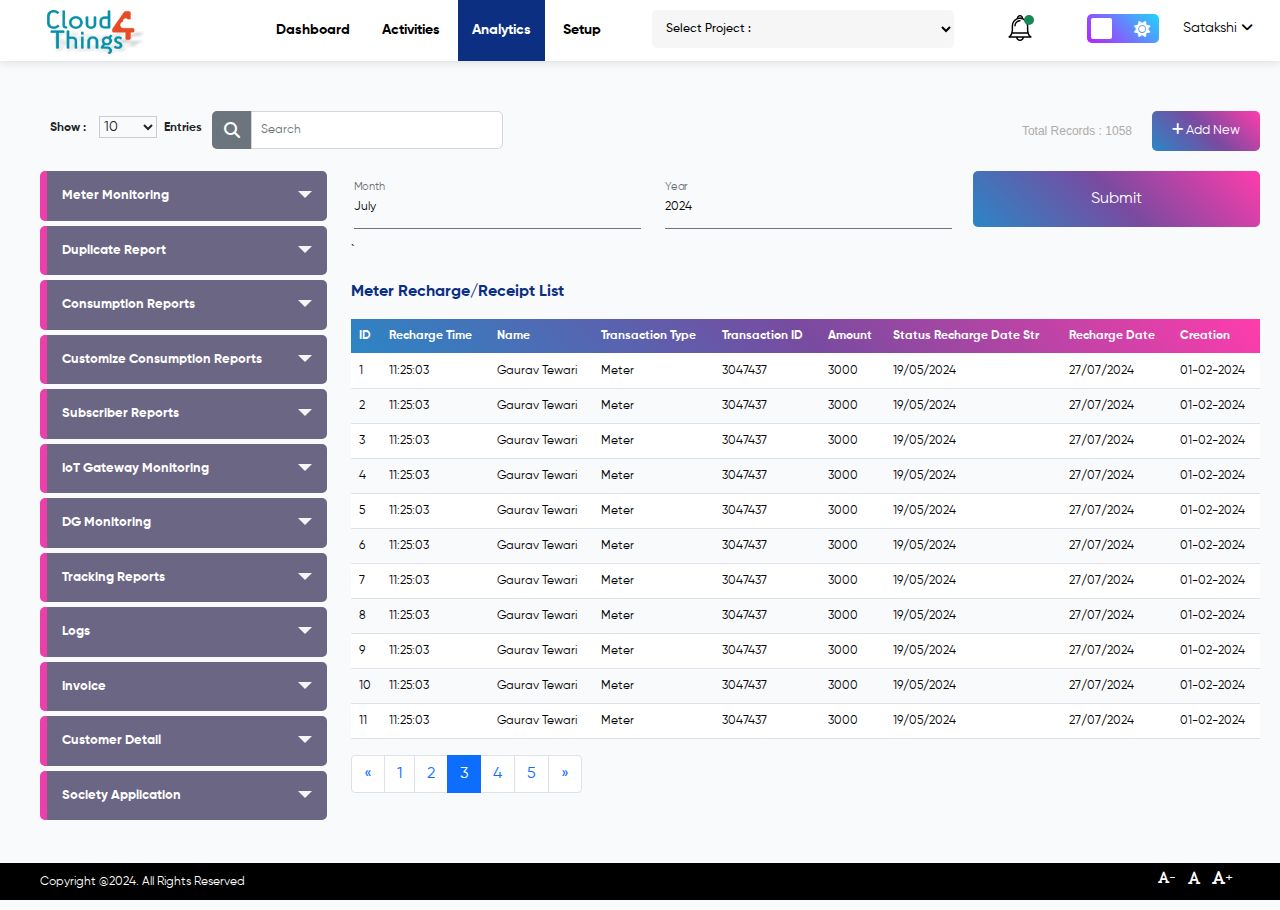
<file: analytics.html>
<!DOCTYPE html>
<html lang="en">

<head>
    <!-- Required meta tags -->
    <meta charset="utf-8">
    <meta name="viewport" content="width=device-width, initial-scale=2.0, user-scalable=1.0, minimum-scale=1.0, maximum-scale=1.0">
    <meta name="description" content="Cloud4Things Dashboard" />

    <title>Prepaid - Cloud4Things Dashboard</title>

    <!--Favicon-->
    <link rel="icon" type="image/x-icon" href="images/favicon.png">

    <!--main_css-->
    <link href="css/style.css" rel="stylesheet" type="text/css">
    <link href="css/dark-theme.css" rel="stylesheet" type="text/css">

    <!-- Bootstrap -->
    <link rel="stylesheet" href="css/bootstrap.min.css">

    <!--responsive_css-->
    <link href="css/responsive.css" rel="stylesheet" type="text/css">

    <!--font-awesome-->
    <link rel="stylesheet" href="css/all.min.css" type="text/css">
    <link rel="stylesheet" href="css/fontawesome.min.css" type="text/css">

    <!--owl-carousel-->
    <link href="css/owl.carousel.min.css" rel="stylesheet" type="text/css">
    <link href="css/owl.theme.default.min.css" rel="stylesheet" type="text/css">

    <!--Apexcharts-->
    <link href="css/apexcharts.css" rel="stylesheet" type="text/css">

    <!--animate-->
    <link href="css/animate.css" rel="stylesheet" type="text/css">

    
</head>

<body>

<div id="wrapper">
    
    <!--main-header-->
    <header class="main-header">
        <div class="menu-toggle"><i class="fa-solid fa-bars"></i></div>
        <div class="logo-area1" style="display: none;">
            <a href="index.html"><img alt="image" src="images/logo.png"></a>
        </div>
        <div class="row full-menu">
            <div class="col-xxl-2 col-xl-2 col-lg-2 col-md-12 col-sm-12 col-12">
                <div class="logo-area">
                    <a href="index.html"><img alt="image" src="images/logo.png"></a>
                </div>
            </div>
            <div class="col-xxl-4 col-xl-4 col-lg-4 col-md-12 col-sm-12 col-12">
                <ul class="menu">
                    <li><a href="index.html">Dashboard</a></li>
                    <li><a href="activities.html">Activities</a></li>
                    <li class="active"><a href="analytics.html">Analytics</a></li>
                    <li><a href="setup.html">Setup</a></li>
                </ul>
            </div>
            <div class="col-xxl-3 col-xl-3 col-lg-3 col-md-12 col-sm-12 col-12">
                <form class="project-dropdown">
                    <!-- <label>Select Project :</label> -->
                    <select>
                        <option>Select Project :</option>
                        <option>Project1</option>
                        <option>Project2</option>
                        <option>Project3</option>
                    </select>
                </form>
            </div>
            <div class="col-xxl-1 col-xl-1 col-lg-1 col-md-12 col-sm-12 col-12 p-0">
                <div class="notification">
                    <svg fill="#000000" version="1.1" id="Capa_1" xmlns="http://www.w3.org/2000/svg"
                        xmlns:xlink="http://www.w3.org/1999/xlink" viewBox="0 0 611.999 611.999"
                        xml:space="preserve">
                        <g>
                            <g>
                                <g>
                                    <path
                                        d="M570.107,500.254c-65.037-29.371-67.511-155.441-67.559-158.622v-84.578c0-81.402-49.742-151.399-120.427-181.203
                                        C381.969,34,347.883,0,306.001,0c-41.883,0-75.968,34.002-76.121,75.849c-70.682,29.804-120.425,99.801-120.425,181.203v84.578
                                        c-0.046,3.181-2.522,129.251-67.561,158.622c-7.409,3.347-11.481,11.412-9.768,19.36c1.711,7.949,8.74,13.626,16.871,13.626
                                        h164.88c3.38,18.594,12.172,35.892,25.619,49.903c17.86,18.608,41.479,28.856,66.502,28.856
                                        c25.025,0,48.644-10.248,66.502-28.856c13.449-14.012,22.241-31.311,25.619-49.903h164.88c8.131,0,15.159-5.676,16.872-13.626
                                        C581.586,511.664,577.516,503.6,570.107,500.254z M484.434,439.859c6.837,20.728,16.518,41.544,30.246,58.866H97.32
                                        c13.726-17.32,23.407-38.135,30.244-58.866H484.434z M306.001,34.515c18.945,0,34.963,12.73,39.975,30.082
                                        c-12.912-2.678-26.282-4.09-39.975-4.09s-27.063,1.411-39.975,4.09C271.039,47.246,287.057,34.515,306.001,34.515z
                                        M143.97,341.736v-84.685c0-89.343,72.686-162.029,162.031-162.029s162.031,72.686,162.031,162.029v84.826
                                        c0.023,2.596,0.427,29.879,7.303,63.465H136.663C143.543,371.724,143.949,344.393,143.97,341.736z M306.001,577.485
                                        c-26.341,0-49.33-18.992-56.709-44.246h113.416C355.329,558.493,332.344,577.485,306.001,577.485z" />
                                    <path d="M306.001,119.235c-74.25,0-134.657,60.405-134.657,134.654c0,9.531,7.727,17.258,17.258,17.258
                                        c9.531,0,17.258-7.727,17.258-17.258c0-55.217,44.923-100.139,100.142-100.139c9.531,0,17.258-7.727,17.258-17.258
                                        C323.259,126.96,315.532,119.235,306.001,119.235z" />
                                </g>
                            </g>
                        </g>
                    </svg>
                    <span class="count"></span>
                    <div class="notify-box">
                        <h4>Notifications</h4>
                        <ul>
                            <li>
                                <p>Your Version in updated !!!</p>
                                <h6>Project | 48 mins ago</h6>
                            </li>
                            <li>
                                <p>Your Version in updated !!!</p>
                                <h6>Project | 48 mins ago</h6>
                            </li>
                            <li>
                                <p>Your Version in updated !!!</p>
                                <h6>Project | 48 mins ago</h6>
                            </li>
                            <li>
                                <p>Your Version in updated !!!</p>
                                <h6>Project | 48 mins ago</h6>
                            </li>
                        </ul>
                    </div>
                </div>

            </div>
            <div class="col-xxl-1 col-xl-1 col-lg-1 col-md-12 col-sm-12 col-12">
                <div class="toggle-s-box">
                    <input type="checkbox" class="checkbox" id="checkbox">
                    <label for="checkbox" class="checkbox-label">
                        <i class="fas fa-moon"></i>
                        <i class="fas fa-sun"></i>
                        <span class="ball"></span>
                    </label>
                </div>
            </div>
            <div class="col-xxl-1 col-xl-1 col-lg-1 col-md-12 col-sm-12 col-12 p-0">
                <div class="user-sec">
                    <h4>Satakshi <i class="fa-solid fa-angle-down"></i></h4>
                </div>
                <div class="user-box">
                    <ul>
                        <li>
                            <p><i class="fa-solid fa-gear"></i> CPS Version: 1.0.0</p>
                        </li>
                        <li>
                            <p><i class="fa-solid fa-lock"></i> <a href="change-password.html">Change Password</a>
                            </p>
                        </li>
                        <li>
                            <p><i class="fa-solid fa-arrow-right-from-bracket"></i> <a href="#">Logout</a></p>
                        </li>
                    </ul>
                </div>
            </div>
        </div>
    </header>
    <!--end-->
    <div class="clearfix"></div>
    <!--main-body-->
    <div class="main-site-area">
        <!--top-form-->
        <section class="top-form">
            <div class="">
                <div class="row">
                    <div class="col-xxl-12 col-xl-12 col-lg-12 col-md-12 col-sm-12 col-12">
                        

                        <div class="row">
                            <div class="col-xxl-8 col-xl-8 col-lg-8 col-md-8 col-sm-8 col-12">
                                <div class="table-search">
                                    <form>   
                                      <p>Show : </p>
                                      <select>
                                          <option>10</option>
                                          <option>20</option>
                                          <option>50</option>
                                          <option>100</option>
                                      </select>
                                      <p>Entries</p>
                                      <div class="input-group flex-nowrap">
                                        <span class="input-group-text" id="addon-wrapping"><i class="fa-solid fa-magnifying-glass"></i></span>
                                        <input type="search" class="form-control" placeholder="Search" aria-label="Search" aria-describedby="addon-wrapping">
                                      </div>
                                    </form>
                                  </div>
                            </div>
                            <div class="col-xxl-4 col-xl-4 col-lg-4 col-md-4 col-sm-4 col-12">
                                <div class="add-new float-end"><a href="activities-addnew.html"><i class="fa-solid fa-plus"></i> Add New</a></div>
                                <h4 class="records float-end">Total Records : 1058</h4>
                            </div>
                            <div class="col-xxl-3 col-xl-3 col-lg-3 col-md-3 col-sm-3 col-12">
                                
                                <div class="setup-list">
                                    <div class="accordion">

                                        <div class="accordion-each">
                                            <div class="heading">Meter Monitoring</div>
                                        <div class="contents">
                                            <ul>
                                                <li> <a href="#"> Meter Recharge Online </a></li>
                                            <li> <a href="#"> System Config  </a></li>
                                            <li> <a href="#"> Operational Query Data  </a></li>
                                            <li> <a href="#"> Meter Load Import Data </a> </li>
                                            <li> <a href="#"> Lora Meter Load Import Data</a>  </li>
                                            <li> <a href="#"> Subscriber Update Import Data </a> </li>
                                            <li> <a href="#"> Monthly Summary </a> </li>
                                            <li> <a href="#"> Meter Health </a> </li>
                                            <li> <a href="#"> Negative Balance </a> </li>
                                            <li> <a href="#"> Appliance Event </a> </li>
                                            <li> <a href="#"> Alarm </a> </li>
                                            <li> <a href="#"> Meter Data </a> </li>
                                            <li> <a href="#"> Tag Reports </a> </li>
                                            </ul>
                                           
                                        </div>
                                        </div>
                                        <div class="accordion-each">
                                            <div class="heading">Duplicate Report</div>
                                        <div class="contents">
                                            <ul>
                                                <li> <a href="#"> Duplicate Serial No. </a></li>
                                            <li> <a href="#"> Duplicate Gateway Port </a></li>
                                            <li> <a href="#"> Faulty Meter with same gateway port </a></li>
                                            </ul>
                                        </div>
                                        </div>
                                        <div class="accordion-each">
                                            <div class="heading">Consumption Reports</div>
                                        <div class="contents">
                                            <ul>
                                                <li> <a href="#"> Meter Reading </a></li>
                                                <li> <a href="#"> Meter Consumption Data </a></li>
                                                <li> <a href="#"> Combo Meter Consumption Data </a></li>
                                                <li> <a href="#"> Daily Meter Consumption </a></li>
                                                <li> <a href="#"> Monthly Meter Consumption </a></li>
                                                <li> <a href="#"> Monthly Meter Consumption (TZ) </a></li>
                                                <li> <a href="#"> Month Wise Cumulative Reading </a></li>
                                                <li> <a href="#"> Daily Cumulative Reading </a></li>
                                                <li> <a href="#"> Month Wise Consumption </a></li>
                                                <li> <a href="#"> Day Wise Consumption </a></li>
                                                <li> <a href="#"> Hour Wise Consumption </a></li>
                                            </ul>
                                        </div>
                                        </div>
                                        <div class="accordion-each">
                                            <div class="heading">Customize Consumption Reports</div>
                                        <div class="contents">
                                            <ul>
                                                <li> <a href="#"> Consumption Balance Report  </a></li>
                                                <li> <a href="#"> Month Wise Consumption </a></li>
                                                <li> <a href="#"> Month Wise Invoice Consumption </a></li>
                                                <li> <a href="#"> Cluster Day Wise Consumption </a></li>
                                                <li> <a href="#"> Day Hours Wise Consumption </a></li>
                                                <li> <a href="#"> Unit Group Wise Daily Consumption </a></li>
                                                <li> <a href="#"> Unit Group Wise Monthly Consumption </a></li>
                                                <li> <a href="#"> Unit Group Wise Monthly Consumption CSV </a></li>
                                                <li> <a href="#"> Meter Monthly Zero Consumption </a></li>
                                                <li> <a href="#"> Day Wise MD </a></li>
                                            </ul>
                                        </div>
                                        </div>
                                        <div class="accordion-each">
                                            <div class="heading">Subscriber Reports</div>
                                        <div class="contents">
                                            <ul>
                                                <li> <a href="#"> Subscriber Detail  </a></li>
                                            </ul>
                                        </div>
                                        </div>
                                        <div class="accordion-each">
                                            <div class="heading">IoT Gateway Monitoring</div>
                                        <div class="contents">
                                            <ul>
                                               <li> <a href="#"> IoT Gateway Health  </a></li>
                                               <li> <a href="#"> Meter Ping Dashboard  </a></li>
                                               <li> <a href="#"> Down IoT Gateway  </a></li>
                                               <li> <a href="#"> Down Meter  </a></li>
                                               <li> <a href="#"> IoT Gateway Map View  </a></li>
                                            </ul>
                                        </div>
                                        </div>
                                        <div class="accordion-each">
                                            <div class="heading">DG Monitoring</div>
                                            <div class="contents">
                                                <ul>
                                                   <li> <a href="#"> DG Health </a></li>
                                                   <li> <a href="#"> DG Meter Health </a></li>
                                                   <li> <a href="#"> DG Alarm </a></li>
                                                   <li> <a href="#"> DG Running log </a></li>
                                                   <li> <a href="#"> DG Relay Receiver Monthly Tracking </a></li>
                                                   <li> <a href="#"> DG Monthly Consumption </a></li>
                                                   <li> <a href="#"> DG Daily Consumption </a></li>
                                                   <li> <a href="#"> DG Hourly Consumption </a></li>
                                                 </ul>
                                            </div>
                                        </div>
                                        <div class="accordion-each">
                                            <div class="heading">Tracking Reports</div>
                                        <div class="contents">
                                            <ul>
                                                 <li> <a href="#"> Meter Monthly Data Availability Status </a></li>
                                                 <li> <a href="#"> Meter UP/DOWN Month Wise Tracking </a></li>
                                                <li> <a href="#">  Gateway UP/DOWN Month Wise Tracking </a></li>
                                                 <li> <a href="#"> Dass Tester Tracker </a></li>
                                                 <li> <a href="#"> Code Analysis Tracker </a></li>
                                            </ul>
                                        </div>
                                        </div>
                                        <div class="accordion-each">
                                            <div class="heading">Logs</div>
                                        <div class="contents">
                                            <ul>
                                                <li> <a href="#"> Controller Data </a></li>
                                                <li> <a href="#"> Meter Data </a></li>
                                                <li> <a href="#"> SAP Request </a></li>
                                                <li> <a href="#"> Gas/Water Billing Amount </a></li>
                                                <li> <a href="#"> Connection/Disconnection Request </a></li>
                                                <li> <a href="#"> DG ON-OFF Command Log </a></li>
                                                <li> <a href="#"> Import Excel Log </a></li>
                                                <li> <a href="#"> Audit Log </a></li>
                                                <li> <a href="#"> Tempered Event Log </a></li>
                                                <li> <a href="#"> Meter Cumulative Data </a></li>
                                                <li> <a href="#"> Appliance Activity Log </a></li>
                                                <li> <a href="#"> SMS Log </a></li>
                                                <li> <a href="#"> App Notification Log </a></li>
                                                <li> <a href="#"> Gateway Data </a></li>
                                                <li> <a href="#"> Gateway Status </a></li>
                                                <li> <a href="#"> Gateway Last Command </a></li>
                                                <li> <a href="#"> Gateway Enqueue Message Queue </a></li>
                                                <li> <a href="#"> Gateway Drop Message Queue </a></li>
                                            </ul>
                                        </div>
                                        </div>
                                        <div class="accordion-each">
                                            <div class="heading">Invoice</div>
                                        <div class="contents">
                                            <ul>
                                                <li> <a href="#"> Invoice </a></li>
                                                <li> <a href="#"> Meter Recharge </a></li>
                                                <li> <a href="#"> Credit Note </a></li>
                                                <li> <a href="#"> Debit Note </a></li>
                                                <li> <a href="#"> Daily Meter Recharge/Receipt </a></li>
                                                <li> <a href="#"> Unit Group Prepaid Invoice </a></li>
                                                <li> <a href="#"> Unit Group Meter Recharge </a></li>
                                                <li> <a href="#"> Subscriber Categories </a></li>
                                                <li> <a href="#"> Month Day wise Closing Balance </a></li>
                                                <li> <a href="#"> Month wise Charges </a></li>
                                            </ul>
                                        </div>
                                        </div>
                                        <div class="accordion-each">
                                            <div class="heading">Customer Detail</div>
                                        <div class="contents">
                                            <ul>
                                                <li> <a href="#"> Customer </a></li>
                                                    <li> <a href="#"> Customer Monthly Summary </a></li>
                                            </ul>
                                        </div>
                                        </div>
                                        <div class="accordion-each">
                                            <div class="heading">Society Application</div>
                                        <div class="contents">
                                            <ul>
                                                <li> <a href="#"> Society Application  </a></li>
                                            </ul>
                                        </div>
                                        </div>
                                    </div>
                            </div>
                            </div>
                            <div class="col-xxl-9 col-xl-9 col-lg-9 col-md-9 col-sm-9 col-12">
                                <div class="top-form">
                                    <form>
                                        <div class="row">
                                            <div class="col-xxl-4 col-xl-4 col-lg-4 col-md-4 col-sm-6 col-12">
                                                <div class="form-floating">
                                                    <select class="form-select" id="floatingSelect" aria-label="Floating label select example">
                                                      <option selected>Select From Month</option>
                                                    <option value="1">
                                                        January
                                                    </option> 
                                                    <option value="2">
                                                        February
                                                    </option> 
                                                    <option value="3">
                                                        March
                                                    </option> 
                                                    <option value="4">
                                                        April
                                                    </option> 
                                                    <option value="5">
                                                        May
                                                    </option> 
                                                    <option value="6">
                                                        June
                                                    </option> 
                                                    <option value="7" selected>
                                                        July
                                                    </option> 
                                                    <option value="8">
                                                        August
                                                    </option> 
                                                    <option value="9">
                                                        September
                                                    </option> 
                                                    <option value="10">
                                                        October
                                                    </option> 
                                                    <option value="11">
                                                        November
                                                    </option> 
                                                    <option value="12">
                                                        December
                                                    </option> 
                                                    </select>
                                                    <label for="floatingSelect">Month</label>
                                                  </div>
                                            </div>
                                            <div class="col-xxl-4 col-xl-4 col-lg-4 col-md-4 col-sm-6 col-12">
                                                <div class="form-floating">
                                                    <select class="form-select" id="floatingSelect" aria-label="Floating label select example">
                                                      <option selected>Select From Year</option>
                                                      <option value="2017">
                                                        2017
                                                    </option> 
                                                    <option value="2018">
                                                        2018
                                                    </option> 
                                                    <option value="2019">
                                                        2019
                                                    </option> 
                                                    <option value="2020">
                                                        2020
                                                    </option> 
                                                    <option value="2021">
                                                        2021
                                                    </option> 
                                                    <option value="2022">
                                                        2022
                                                    </option> 
                                                    <option value="2023">
                                                        2023
                                                    </option> 
                                                    <option value="2024" selected>
                                                        2024
                                                    </option> 
                                                    <option value="2025">
                                                        2025
                                                    </option> 
                                                    <option value="2026">
                                                        2026
                                                    </option> 
                                                    <option value="2027">
                                                        2027
                                                    </option> 
                                                    <option value="2028">
                                                        2028
                                                    </option> 
                                                    <option value="2029">
                                                        2029
                                                    </option> 
                                                    <option value="2030">
                                                        2030
                                                    </option>
                                                    </select>
                                                    <label for="floatingSelect">Year</label>
                                                  </div>
                                            </div>
                                            <div class="col-xxl-4 col-xl-4 col-lg-4 col-md-4 col-sm-6 col-12">
                                                <input type="submit" value="Submit">
                                            </div>
                                        </div>
                                    </form>
                                </div>
`                               <div class="main-table-sec table-responsive">
    <h1 class="mb-3">Meter Recharge/Receipt List</h1>
    <table class="table table-striped table-hover table-fixed">
        <thead>
          <tr> 
            <th>ID</th> 
            <th>Recharge Time</th> 
            <th>Name</th> 
            <th>Transaction Type</th> 
            <th>Transaction ID</th> 
            <th>Amount</th> 
            <th>Status Recharge Date Str</th> 
            <th>Recharge Date</th> 
            <th>Creation</th>
          </tr>
        </thead>
        <tbody>
          <tr>
            <th scope="row">1</th>
            <td>11:25:03</td>
            <td>Gaurav Tewari</td>
            <td>Meter</td>
            <td>3047437</td>
            <td>3000</td>
            <td>19/05/2024</td>
            <td>27/07/2024</td>
            <td>01-02-2024</td>
          </tr>
          <tr>
            <th scope="row">2</th>
            <td>11:25:03</td>
            <td>Gaurav Tewari</td>
            <td>Meter</td>
            <td>3047437</td>
            <td>3000</td>
            <td>19/05/2024</td>
            <td>27/07/2024</td>
            <td>01-02-2024</td>
          </tr>
          <tr>
            <th scope="row">3</th>
            <td>11:25:03</td>
            <td>Gaurav Tewari</td>
            <td>Meter</td>
            <td>3047437</td>
            <td>3000</td>
            <td>19/05/2024</td>
            <td>27/07/2024</td>
            <td>01-02-2024</td>
          </tr>
          <tr>
            <th scope="row">4</th>
            <td>11:25:03</td>
            <td>Gaurav Tewari</td>
            <td>Meter</td>
            <td>3047437</td>
            <td>3000</td>
            <td>19/05/2024</td>
            <td>27/07/2024</td>
            <td>01-02-2024</td>
          </tr>
          <tr>
            <th scope="row">5</th>
            <td>11:25:03</td>
            <td>Gaurav Tewari</td>
            <td>Meter</td>
            <td>3047437</td>
            <td>3000</td>
            <td>19/05/2024</td>
            <td>27/07/2024</td>
            <td>01-02-2024</td>
          </tr>
          <tr>
            <th scope="row">6</th>
            <td>11:25:03</td>
            <td>Gaurav Tewari</td>
            <td>Meter</td>
            <td>3047437</td>
            <td>3000</td>
            <td>19/05/2024</td>
            <td>27/07/2024</td>
            <td>01-02-2024</td>
          </tr>
          <tr>
            <th scope="row">7</th>
            <td>11:25:03</td>
            <td>Gaurav Tewari</td>
            <td>Meter</td>
            <td>3047437</td>
            <td>3000</td>
            <td>19/05/2024</td>
            <td>27/07/2024</td>
            <td>01-02-2024</td>
          </tr>
          <tr>
            <th scope="row">8</th>
            <td>11:25:03</td>
            <td>Gaurav Tewari</td>
            <td>Meter</td>
            <td>3047437</td>
            <td>3000</td>
            <td>19/05/2024</td>
            <td>27/07/2024</td>
            <td>01-02-2024</td>
          </tr><tr>
            <th scope="row">9</th>
            <td>11:25:03</td>
            <td>Gaurav Tewari</td>
            <td>Meter</td>
            <td>3047437</td>
            <td>3000</td>
            <td>19/05/2024</td>
            <td>27/07/2024</td>
            <td>01-02-2024</td>
          </tr><tr>
            <th scope="row">10</th>
            <td>11:25:03</td>
            <td>Gaurav Tewari</td>
            <td>Meter</td>
            <td>3047437</td>
            <td>3000</td>
            <td>19/05/2024</td>
            <td>27/07/2024</td>
            <td>01-02-2024</td>
          </tr>
          <tr>
            <th scope="row">11</th>
            <td>11:25:03</td>
            <td>Gaurav Tewari</td>
            <td>Meter</td>
            <td>3047437</td>
            <td>3000</td>
            <td>19/05/2024</td>
            <td>27/07/2024</td>
            <td>01-02-2024</td>
          </tr>
        </tbody>
      </table>
</div>
<div class="clearfix"></div>
<nav class="pagination-outer" aria-label="Page navigation">
    <ul class="pagination">
        <li class="page-item">
            <a href="#" class="page-link" aria-label="Previous">
                <span aria-hidden="true">«</span>
            </a>
        </li>
        <li class="page-item"><a class="page-link" href="#">1</a></li>
        <li class="page-item"><a class="page-link" href="#">2</a></li>
        <li class="page-item active"><a class="page-link" href="#">3</a></li>
        <li class="page-item"><a class="page-link" href="#">4</a></li>
        <li class="page-item"><a class="page-link" href="#">5</a></li>
        <li class="page-item">
            <a href="#" class="page-link" aria-label="Next">
                <span aria-hidden="true">»</span>
            </a>
        </li>
    </ul>
</nav>
                            </div>
                        </div>      
                    </div>
                </div>
            </div>
        </section>
        <!--end-->
    <!--footer-->
    <footer class="main-footer">
        <div class="row">
            <div class="col-xxl-6 col-xl-6 col-lg-6 col-md-6 col-sm-6 col-12">
                <p>Copyright @2024. All Rights Reserved</p>
            </div>
            <div class="col-xxl-6 col-xl-6 col-lg-6 col-md-6 col-sm-6 col-12">
                <div id="chcp_font_size" class="input-group">
                    <span class="input-group-btn">
                      <button id="btn-decrease" class="btn btn-default" type="button"><i class="fa fa-font" aria-hidden="true"></i>-</button>
                      <button id="btn-orig" class="btn btn-default" type="button"><i class="fa fa-font" aria-hidden="true"></i></button>
                      <button id="btn-increase" class="btn btn-default" type="button"><i class="fa fa-font" aria-hidden="true"></i>+</button>
                    </span>
                    </div>
            </div>
        </div>
    </footer>
    <!--end-->
</div>

<!--end-->


    <!-- jQuery (necessary for Bootstrap's JavaScript plugins) -->
    <script src="js/jquery.min.js"></script>
    
    <!-- ApexCharts -->
     <script src="js/apexcharts.js"></script>
    
    <!-- Optional JavaScript -->
    <script src="js/bootstrap.bundle.min.js"></script>
    <!-- Include all compiled plugins (below), or include individual files as needed -->
    <script src="js/custom.js"></script>

    <!--Bootstrap-->
    <script src="js/bootstrap.min.js"></script>
</body>

</html>
</file>
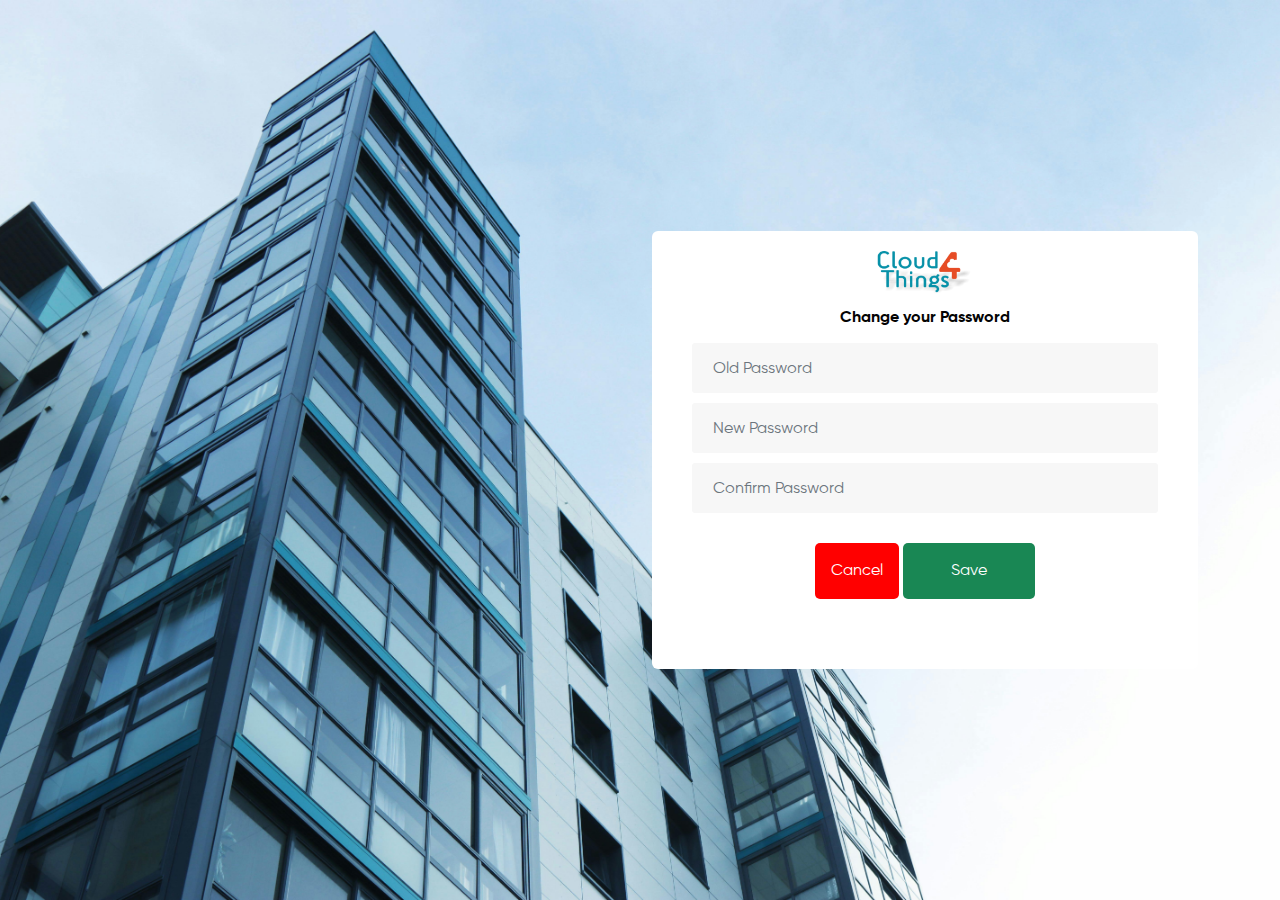
<file: change-password.html>
<!DOCTYPE html>
<html lang="en">

<head>
    <!-- Required meta tags -->
    <meta charset="utf-8">
    <meta name="viewport" content="width=device-width, initial-scale=2.0, user-scalable=1.0, minimum-scale=1.0, maximum-scale=1.0">
    <meta name="description" content="Cloud4Things Dashboard" />

    <title>Prepaid - Cloud4Things Dashboard</title>

    <!--Favicon-->
    <link rel="icon" type="image/x-icon" href="images/favicon.png">

    <!--main_css-->
    <link href="css/style.css" rel="stylesheet" type="text/css">
    <link href="css/dark-theme.css" rel="stylesheet" type="text/css">

    <!-- Bootstrap -->
    <link rel="stylesheet" href="css/bootstrap.min.css">

    <!--responsive_css-->
    <link href="css/responsive.css" rel="stylesheet" type="text/css">

    <!--font-awesome-->
    <link rel="stylesheet" href="css/all.min.css" type="text/css">
    <link rel="stylesheet" href="css/fontawesome.min.css" type="text/css">

    <!--owl-carousel-->
    <link href="css/owl.carousel.min.css" rel="stylesheet" type="text/css">
    <link href="css/owl.theme.default.min.css" rel="stylesheet" type="text/css">

    <!--animate-->
    <link href="css/animate.css" rel="stylesheet" type="text/css">


</head>

<body>

<div id="wrapper">
  <div class="login-16" style="background-image: url(images/login-bg-6.jpg);">
    <div class="container">
        <div class="row login-box">
          <div class="col-lg-6 bg-img">
            <!-- <div class="photo">
              <img src="images/login-img.svg" alt="logo" class="img-fluid" style="width: 500px;">
            </div> -->
        </div>
            <div class="col-lg-6 form-section">
                <div class="form-inner">
                    <a href="javascript:void(0);" class="logo">
                        <img src="images/logo.png" alt="logo">
                    </a>
                    <h3>Change your Password</h3>
                    <form action="#" method="POST" id="commonForm">
                      <div class="input-group flex-nowrap">
                        <input type="password" class="form-control" placeholder="Old Password" aria-label="
                        Old Password" aria-describedby="addon-wrapping">
                      </div>
                      <div class="input-group flex-nowrap">
                        <input type="password" class="form-control" placeholder="New Password" aria-label="
                        New Password" aria-describedby="addon-wrapping">
                      </div>
                      <div class="input-group flex-nowrap">
                        <input type="password" class="form-control" placeholder="Confirm Password" aria-label="
                        Confirm Password" aria-describedby="addon-wrapping">
                      </div>
                        <input type="reset" value="Cancel" class="cancel">
                        <input type="submit" value="Save" class="save">
                    </form>
                </div>
            </div>
            
        </div>
    </div>
</div>



 
<!--end-->
    
</div>

    <!-- jQuery (necessary for Bootstrap's JavaScript plugins) -->
    <script src="js/jquery.min.js"></script>
    <!-- Optional JavaScript -->
    <script src="js/bootstrap.bundle.min.js"></script>
    <!-- Include all compiled plugins (below), or include individual files as needed -->
    <script src="js/custom.js"></script>

    <!--Bootstrap-->
    <script src="js/bootstrap.min.js"></script>
</body>

</html>
</file>
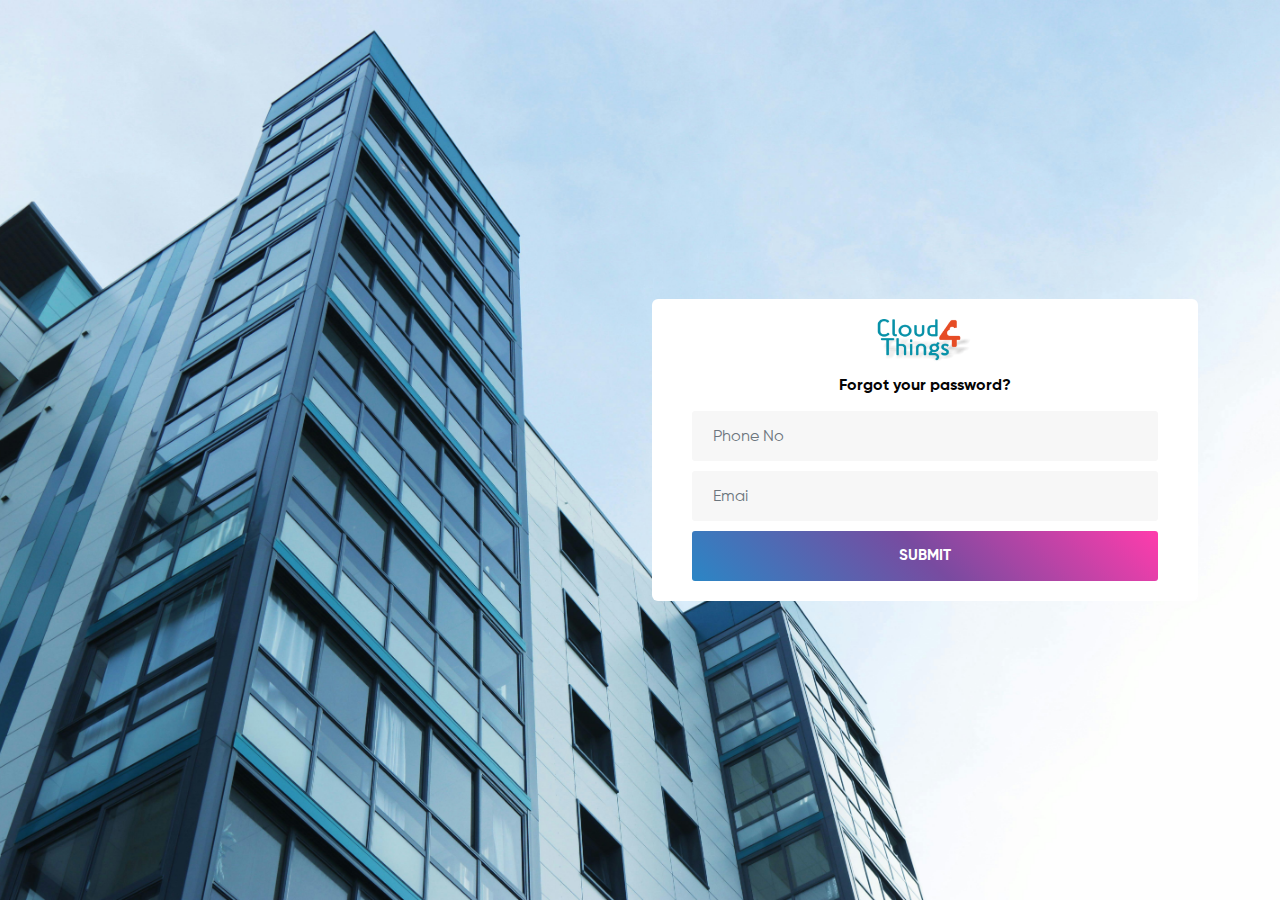
<file: forget-password.html>
<!DOCTYPE html>
<html lang="en">

<head>
    <!-- Required meta tags -->
    <meta charset="utf-8">
    <meta name="viewport" content="width=device-width, initial-scale=2.0, user-scalable=1.0, minimum-scale=1.0, maximum-scale=1.0">
    <meta name="description" content="Cloud4Things Dashboard" />

    <title>Prepaid - Cloud4Things Dashboard</title>

    <!--Favicon-->
    <link rel="icon" type="image/x-icon" href="images/favicon.png">

    <!--main_css-->
    <link href="css/style.css" rel="stylesheet" type="text/css">
    <link href="css/dark-theme.css" rel="stylesheet" type="text/css">

    <!-- Bootstrap -->
    <link rel="stylesheet" href="css/bootstrap.min.css">

    <!--responsive_css-->
    <link href="css/responsive.css" rel="stylesheet" type="text/css">

    <!--font-awesome-->
    <link rel="stylesheet" href="css/all.min.css" type="text/css">
    <link rel="stylesheet" href="css/fontawesome.min.css" type="text/css">

    <!--owl-carousel-->
    <link href="css/owl.carousel.min.css" rel="stylesheet" type="text/css">
    <link href="css/owl.theme.default.min.css" rel="stylesheet" type="text/css">

    <!--animate-->
    <link href="css/animate.css" rel="stylesheet" type="text/css">


</head>

<body>

<div id="wrapper">
  <div class="login-16" style="background-image: url(images/login-bg-6.jpg);">
    <div class="container">
        <div class="row login-box">
          <div class="col-lg-6 bg-img">
            <!-- <div class="photo">
              <img src="images/login-img.svg" alt="logo" class="img-fluid" style="width: 500px;">
            </div> -->
        </div>
            <div class="col-lg-6 form-section">
                <div class="form-inner">
                    <a href="javascript:void(0);" class="logo">
                        <img src="images/logo.png" alt="logo">
                    </a>
                    <h3>Forgot your password?</h3>
                    <form action="#" method="POST" id="commonForm">
                      <div class="input-group flex-nowrap">
                        <input type="tel" class="form-control" placeholder="Phone No" aria-label="Phone No" aria-describedby="addon-wrapping">
                      </div>
                      <div class="input-group flex-nowrap">
                        <input type="email" class="form-control" placeholder="Emai" aria-label="Emai" aria-describedby="addon-wrapping">
                      </div>
                        <div class="form-group clearfix mb-0">
                            <button type="submit" class="btn btn-primary btn-lg btn-theme">Submit</button>
                        </div>
                    </form>
                </div>
            </div>
            
        </div>
    </div>
</div>

<!--end-->
    
</div>

    <!-- jQuery (necessary for Bootstrap's JavaScript plugins) -->
    <script src="js/jquery.min.js"></script>
    <!-- Optional JavaScript -->
    <script src="js/bootstrap.bundle.min.js"></script>
    <!-- Include all compiled plugins (below), or include individual files as needed -->
    <script src="js/custom.js"></script>

    <!--Bootstrap-->
    <script src="js/bootstrap.min.js"></script>
</body>

</html>
</file>
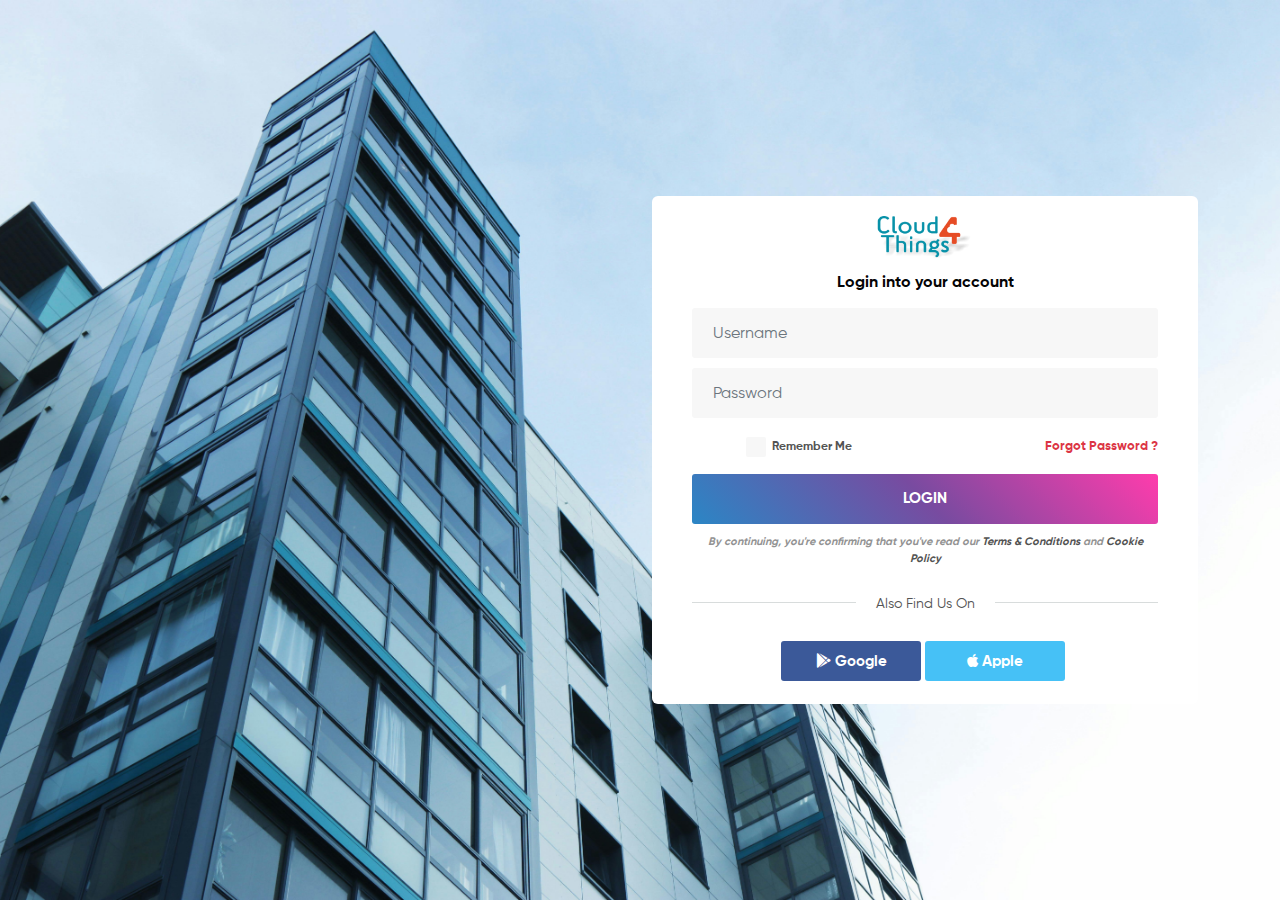
<file: login.html>
<!DOCTYPE html>
<html lang="en">

<head>
    <!-- Required meta tags -->
    <meta charset="utf-8">
    <meta name="viewport" content="width=device-width, initial-scale=2.0, user-scalable=1.0, minimum-scale=1.0, maximum-scale=1.0">
    <meta name="description" content="Cloud4Things Dashboard" />

    <title>Prepaid - Cloud4Things Dashboard</title>

    <!--Favicon-->
    <link rel="icon" type="image/x-icon" href="images/favicon.png">

    <!--main_css-->
    <link href="css/style.css" rel="stylesheet" type="text/css">
    <link href="css/dark-theme.css" rel="stylesheet" type="text/css">

    <!-- Bootstrap -->
    <link rel="stylesheet" href="css/bootstrap.min.css">

    <!--responsive_css-->
    <link href="css/responsive.css" rel="stylesheet" type="text/css">

    <!--font-awesome-->
    <link rel="stylesheet" href="css/all.min.css" type="text/css">
    <link rel="stylesheet" href="css/fontawesome.min.css" type="text/css">

    <!--owl-carousel-->
    <link href="css/owl.carousel.min.css" rel="stylesheet" type="text/css">
    <link href="css/owl.theme.default.min.css" rel="stylesheet" type="text/css">

    <!--animate-->
    <link href="css/animate.css" rel="stylesheet" type="text/css">


</head>

<body>

<div id="wrapper">

  <div class="login-16" style="background-image: url(images/login-bg-6.jpg);">
    <div class="container">
        <div class="row login-box">
          <div class="col-lg-6 bg-img">
            <!-- <div class="photo">
              <img src="images/login-img.svg" alt="logo" class="img-fluid" style="width: 500px;">
            </div> -->
        </div>
            <div class="col-lg-6 form-section">
                <div class="form-inner">
                    <a href="javascript:void(0);" class="logo">
                        <img src="images/logo.png" alt="logo">
                    </a>
                    <h3>Login into your account</h3>
                    <form action="#" method="POST" id="commonForm">
                      <div class="input-group flex-nowrap">
                        <input type="text" class="form-control" placeholder="Username" aria-label="Username" aria-describedby="addon-wrapping">
                      </div>
                      <div class="input-group flex-nowrap">
                        <input type="password" class="form-control" placeholder="Password" aria-label="Password" aria-describedby="addon-wrapping">
                      </div>
                      <div class="form-check p-0">
                        <input type="checkbox" class="form-check-input" id="exampleCheck1">
                        <label class="form-check-label" for="exampleCheck1">Remember Me</label>
                        <span class="float-end"><a href="forget-password.html">Forgot Password ?</a></span>
                      </div>
                        <div class="form-group clearfix mb-0">
                            <button type="submit" class="btn btn-primary btn-lg btn-theme">Login</button>
                        </div>
                        <center><p>By continuing, you're confirming that you've read our <a href="#">Terms & Conditions</a> and <a href="#">Cookie Policy</a></p></center>
                        <div class="extra-login clearfix">
                            <span>also find us on</span>
                        </div>
                    </form>
                    <div class="clearfix"></div>
                    <div class="social-list clearfix">
                        <div class="icon facebook">
                            <div class="tooltip">Google Play Store</div>
                            <span><a href="https://play.google.com/store/apps/details?id=com.aarurobot.bot&pli=1"  target="_blank"><i class="fa-brands fa-google-play"></i> Google</a></span>
                        </div>
                        <div class="icon twitter">
                            <div class="tooltip">App Store</div>
                            <span><a href="https://apps.apple.com/in/app/aaru-robot/id1562823117" target="_blank"><i class="fa-brands fa-apple"></i> Apple</a></span>
                        </div>
                    </div>
                </div>
            </div>
            
        </div>
    </div>
</div>

<!--end-->
    
</div>

    <!-- jQuery (necessary for Bootstrap's JavaScript plugins) -->
    <script src="js/jquery.min.js"></script>
    <!-- Optional JavaScript -->
    <script src="js/bootstrap.bundle.min.js"></script>
    <!-- Include all compiled plugins (below), or include individual files as needed -->
    <script src="js/custom.js"></script>

    <!--Bootstrap-->
    <script src="js/bootstrap.min.js"></script>
</body>

</html>
</file>
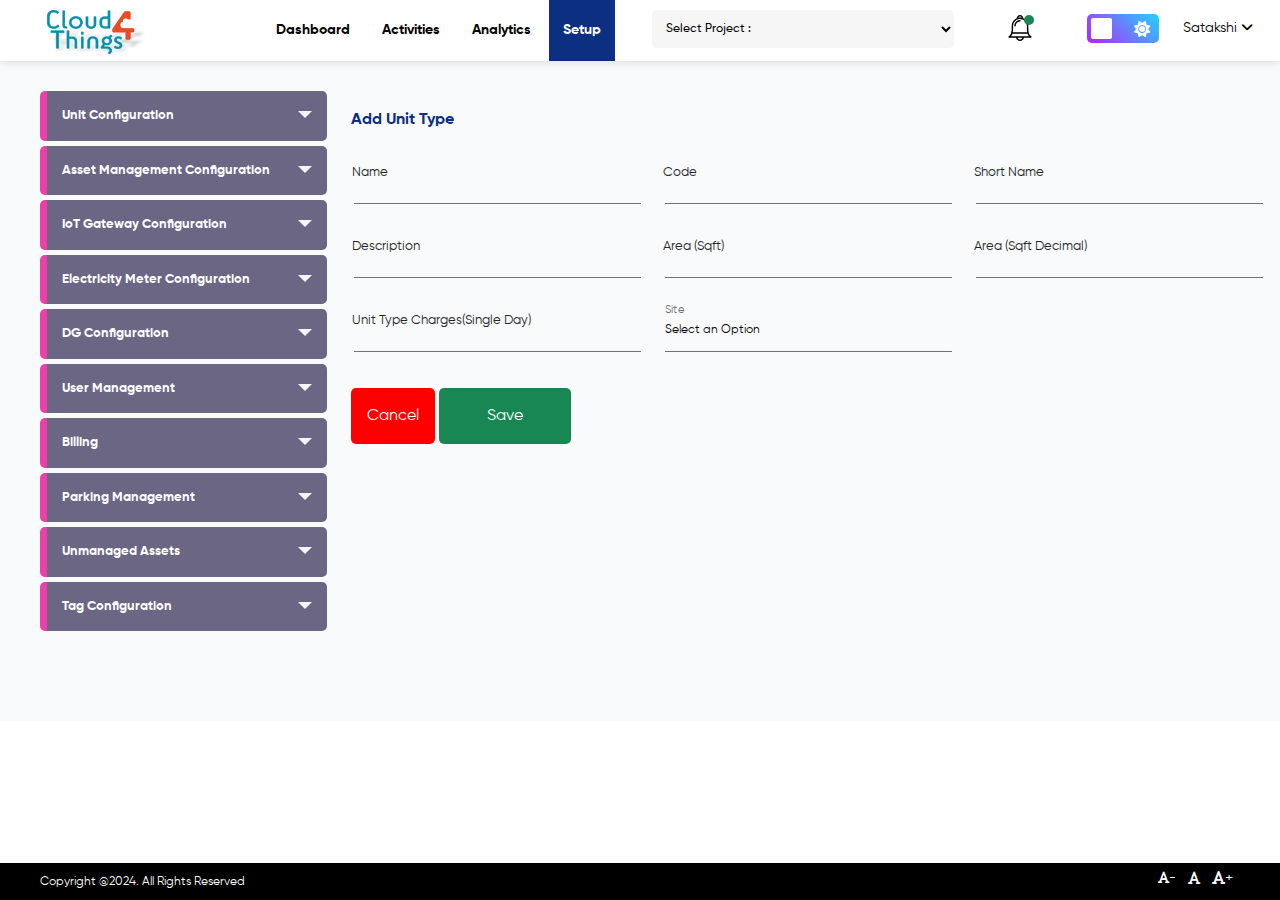
<file: setup-new.html>
<!DOCTYPE html>
<html lang="en">

<head>
    <!-- Required meta tags -->
    <meta charset="utf-8">
    <meta name="viewport" content="width=device-width, initial-scale=2.0, user-scalable=1.0, minimum-scale=1.0, maximum-scale=1.0">
    <meta name="description" content="Cloud4Things Dashboard" />

    <title>Prepaid - Cloud4Things Dashboard</title>

    <!--Favicon-->
    <link rel="icon" type="image/x-icon" href="images/favicon.png">

    <!--main_css-->
    <link href="css/style.css" rel="stylesheet" type="text/css">
    <link href="css/dark-theme.css" rel="stylesheet" type="text/css">

    <!-- Bootstrap -->
    <link rel="stylesheet" href="css/bootstrap.min.css">

    <!--responsive_css-->
    <link href="css/responsive.css" rel="stylesheet" type="text/css">

    <!--font-awesome-->
    <link rel="stylesheet" href="css/all.min.css" type="text/css">
    <link rel="stylesheet" href="css/fontawesome.min.css" type="text/css">

    <!--owl-carousel-->
    <link href="css/owl.carousel.min.css" rel="stylesheet" type="text/css">
    <link href="css/owl.theme.default.min.css" rel="stylesheet" type="text/css">

    <!--Apexcharts-->
    <link href="css/apexcharts.css" rel="stylesheet" type="text/css">

    <!--animate-->
    <link href="css/animate.css" rel="stylesheet" type="text/css">

    
</head>

<body>

<div id="wrapper">
    
    <!--main-header-->
    <header class="main-header">
        <div class="menu-toggle"><i class="fa-solid fa-bars"></i></div>
        <div class="logo-area1" style="display: none;">
            <a href="index.html"><img alt="image" src="images/logo.png"></a>
        </div>
        <div class="row full-menu">
            <div class="col-xxl-2 col-xl-2 col-lg-2 col-md-12 col-sm-12 col-12">
                <div class="logo-area">
                    <a href="index.html"><img alt="image" src="images/logo.png"></a>
                </div>
            </div>
            <div class="col-xxl-4 col-xl-4 col-lg-4 col-md-12 col-sm-12 col-12">
                <ul class="menu">
                    <li><a href="index.html">Dashboard</a></li>
                    <li><a href="activities.html">Activities</a></li>
                    <li><a href="analytics.html">Analytics</a></li>
                    <li class="active"><a href="setup.html">Setup</a></li>
                </ul>
            </div>
            <div class="col-xxl-3 col-xl-3 col-lg-3 col-md-12 col-sm-12 col-12">
                <form class="project-dropdown">
                    <!-- <label>Select Project :</label> -->
                    <select>
                        <option>Select Project :</option>
                        <option>Project1</option>
                        <option>Project2</option>
                        <option>Project3</option>
                    </select>
                </form>
            </div>
            <div class="col-xxl-1 col-xl-1 col-lg-1 col-md-12 col-sm-12 col-12 p-0">
                <div class="notification">
                    <svg fill="#000000" version="1.1" id="Capa_1" xmlns="http://www.w3.org/2000/svg"
                        xmlns:xlink="http://www.w3.org/1999/xlink" viewBox="0 0 611.999 611.999"
                        xml:space="preserve">
                        <g>
                            <g>
                                <g>
                                    <path
                                        d="M570.107,500.254c-65.037-29.371-67.511-155.441-67.559-158.622v-84.578c0-81.402-49.742-151.399-120.427-181.203
                                        C381.969,34,347.883,0,306.001,0c-41.883,0-75.968,34.002-76.121,75.849c-70.682,29.804-120.425,99.801-120.425,181.203v84.578
                                        c-0.046,3.181-2.522,129.251-67.561,158.622c-7.409,3.347-11.481,11.412-9.768,19.36c1.711,7.949,8.74,13.626,16.871,13.626
                                        h164.88c3.38,18.594,12.172,35.892,25.619,49.903c17.86,18.608,41.479,28.856,66.502,28.856
                                        c25.025,0,48.644-10.248,66.502-28.856c13.449-14.012,22.241-31.311,25.619-49.903h164.88c8.131,0,15.159-5.676,16.872-13.626
                                        C581.586,511.664,577.516,503.6,570.107,500.254z M484.434,439.859c6.837,20.728,16.518,41.544,30.246,58.866H97.32
                                        c13.726-17.32,23.407-38.135,30.244-58.866H484.434z M306.001,34.515c18.945,0,34.963,12.73,39.975,30.082
                                        c-12.912-2.678-26.282-4.09-39.975-4.09s-27.063,1.411-39.975,4.09C271.039,47.246,287.057,34.515,306.001,34.515z
                                        M143.97,341.736v-84.685c0-89.343,72.686-162.029,162.031-162.029s162.031,72.686,162.031,162.029v84.826
                                        c0.023,2.596,0.427,29.879,7.303,63.465H136.663C143.543,371.724,143.949,344.393,143.97,341.736z M306.001,577.485
                                        c-26.341,0-49.33-18.992-56.709-44.246h113.416C355.329,558.493,332.344,577.485,306.001,577.485z" />
                                    <path d="M306.001,119.235c-74.25,0-134.657,60.405-134.657,134.654c0,9.531,7.727,17.258,17.258,17.258
                                        c9.531,0,17.258-7.727,17.258-17.258c0-55.217,44.923-100.139,100.142-100.139c9.531,0,17.258-7.727,17.258-17.258
                                        C323.259,126.96,315.532,119.235,306.001,119.235z" />
                                </g>
                            </g>
                        </g>
                    </svg>
                    <span class="count"></span>
                    <div class="notify-box">
                        <h4>Notifications</h4>
                        <ul>
                            <li>
                                <p>Your Version in updated !!!</p>
                                <h6>Project | 48 mins ago</h6>
                            </li>
                            <li>
                                <p>Your Version in updated !!!</p>
                                <h6>Project | 48 mins ago</h6>
                            </li>
                            <li>
                                <p>Your Version in updated !!!</p>
                                <h6>Project | 48 mins ago</h6>
                            </li>
                            <li>
                                <p>Your Version in updated !!!</p>
                                <h6>Project | 48 mins ago</h6>
                            </li>
                        </ul>
                    </div>
                </div>

            </div>
            <div class="col-xxl-1 col-xl-1 col-lg-1 col-md-12 col-sm-12 col-12">
                <div class="toggle-s-box">
                    <input type="checkbox" class="checkbox" id="checkbox">
                    <label for="checkbox" class="checkbox-label">
                        <i class="fas fa-moon"></i>
                        <i class="fas fa-sun"></i>
                        <span class="ball"></span>
                    </label>
                </div>
            </div>
            <div class="col-xxl-1 col-xl-1 col-lg-1 col-md-12 col-sm-12 col-12 p-0">
                <div class="user-sec">
                    <h4>Satakshi <i class="fa-solid fa-angle-down"></i></h4>
                </div>
                <div class="user-box">
                    <ul>
                        <li>
                            <p><i class="fa-solid fa-gear"></i> CPS Version: 1.0.0</p>
                        </li>
                        <li>
                            <p><i class="fa-solid fa-lock"></i> <a href="change-password.html">Change Password</a>
                            </p>
                        </li>
                        <li>
                            <p><i class="fa-solid fa-arrow-right-from-bracket"></i> <a href="#">Logout</a></p>
                        </li>
                    </ul>
                </div>
            </div>
        </div>
    </header>
    <!--end-->
    <div class="clearfix"></div>
    <!--main-body-->
    <div class="main-site-area">
        <!--top-form-->
        <section class="top-form">
                    <div class="col-xxl-12 col-xl-12 col-lg-12 col-md-12 col-sm-12 col-12">
                        <div class="row">
                            <div class="col-xxl-3 col-xl-3 col-lg-3 col-md-3 col-sm-3 col-12">
                                
                                <div class="setup-list">
                                    <div class="accordion">

                                        <div class="accordion-each">
                                            <div class="heading">Unit Configuration</div>
                                        <div class="contents">
                                            <ul>
                                                <li> <a href="#">Site</a></li>
                                                <li> <a href="#">Unit Type</a></li>
                                                <li> <a href="#">Unit Group</a></li>
                                                <li> <a href="#">Unit/Usage Point</a></li>
                                                <li> <a href="#">Subscriber</a></li>
                                                <li> <a href="#">Not Attached Subscriber</a></li>
                                            </ul>
                                           
                                        </div>
                                        </div>
                                        <div class="accordion-each">
                                            <div class="heading">Asset Management Configuration</div>
                                        <div class="contents">
                                            <ul>
                                                <li> <a href="#">Vendor</a></li>
                                            </ul>
                                        </div>
                                        </div>
                                        <div class="accordion-each">
                                            <div class="heading">IoT Gateway Configuration</div>
                                        <div class="contents">
                                            <ul>
                                                <li> <a href="#">IoT Gateway</a></li>
                                            </ul>
                                        </div>
                                        </div>
                                        <div class="accordion-each">
                                            <div class="heading">Electricity Meter Configuration</div>
                                        <div class="contents">
                                            <ul>
                                                <li> <a href="#"> Meter Category  </a></li>
                                                <li> <a href="#"> Meter Firmware  </a></li>
                                                <li> <a href="#"> Electricity Meter  </a></li>
                                                <li> <a href="#"> Pole  </a></li>
                                                <li> <a href="#"> Feeder  </a></li>
                                                <li> <a href="#"> Transformer  </a></li>
                                                <li> <a href="#"> Meter Monitoring Profile  </a></li>
                                                <li> <a href="#"> Meter Group  </a></li>
                                                <li> <a href="#"> Alarm Configuration  </a></li>
                                            </ul>
                                        </div>
                                        </div>
                                        <div class="accordion-each">
                                            <div class="heading">DG Configuration</div>
                                        <div class="contents">
                                            <ul>
                                                <li> <a href="#"> DG </a></li>
                                                <li> <a href="#"> DG Threshold Profile </a></li>
                                            </ul>
                                        </div>
                                        </div>
                                        <div class="accordion-each">
                                            <div class="heading">User Management</div>
                                        <div class="contents">
                                            <ul>
                                                <li> <a href="#"> Admin </a></li>
                                                <li> <a href="#"> User Group </a></li>
                                                <li> <a href="#"> User </a></li>
                                                <li> <a href="#"> Verify Users </a></li>
                                            </ul>
                                        </div>
                                        </div>
                                        <div class="accordion-each">
                                            <div class="heading">Billing</div>
                                            <div class="contents">
                                                <ul>
                                                    <li> <a href="#"> Common Area Group </a></li>
                                                    <li> <a href="#"> Tou Group </a></li>
                                                    <li> <a href="#"> Electricity Duty Slab </a></li>
                                                    <li> <a href="#"> Tariff Energy Slab </a></li>
                                                    <li> <a href="#"> Tariff Category </a></li>
                                                    <li> <a href="#"> Tariff MMC Slab </a></li>
                                                    <li> <a href="#"> Tariff Fix Charge Slab </a></li>
                                                    <li> <a href="#"> Tariff </a></li>
                                                    <li> <a href="#"> Billing Group </a></li>
                                                    <li> <a href="#"> Cut Policy </a></li>
                                                    <li> <a href="#"> Holiday </a></li>
                                                    <li> <a href="#"> Upload Invoice Format </a></li>
                                                    <li> <a href="#"> Society Uploaded Invoice Format List </a></li>
                                                    <li> <a href="#"> Upload Recharge Receipt Format </a></li>
                                                    <li> <a href="#"> Upload Credit Note Receipt Format </a></li>
                                                    <li> <a href="#"> Upload Debit Note Receipt Format </a></li>
                                                    <li> <a href="#"> Import Data </a></li>
                                                    <li> <a href="#"> Update User Info Import </a></li>
                                                    <li> <a href="#"> Dr/Cr Import Data </a></li>
                                                 </ul>
                                            </div>
                                        </div>
                                        <div class="accordion-each">
                                            <div class="heading">Parking Management</div>
                                        <div class="contents">
                                            <ul>
                                                <li> <a href="#"> Vehicle </a></li>
                                                <li> <a href="#"> Parking </a></li>
                                            </ul>
                                        </div>
                                        </div>
                                        <div class="accordion-each">
                                            <div class="heading">Unmanaged Assets</div>
                                        <div class="contents">
                                            <ul>
                                                <li> <a href="#"> Appliance Type </a></li>
                                                <li> <a href="#"> Appliance Make </a></li>
                                                <li> <a href="#"> Appliance Model </a></li>
                                                <li> <a href="#"> Appliance </a></li>
                                                <li> <a href="#"> Department </a></li>
                                            </ul>
                                        </div>
                                        </div>
                                        <div class="accordion-each">
                                            <div class="heading">Tag Configuration</div>
                                        <div class="contents">
                                            <ul>
                                                <li> <a href="#"> Tag Category </a></li>
                                                <li> <a href="#"> Tag </a></li>
                                                <li> <a href="#"> Tag Report </a></li>
                                                <li> <a href="#"> Report Parameter </a></li>
                                            </ul>
                                        </div>
                                        </div>
                                    </div>
                            </div>
                            </div>
                            <div class="col-xxl-9 col-xl-9 col-lg-9 col-md-9 col-sm-12 col-12">
                                <h1 class="mb-3">Add Unit Type</h1>
                               <div class="top-form">
    <form>
        <div class="row">
            <div class="col-xxl-4 col-xl-4 col-lg-4 col-md-6 col-sm-6 col-12">
                <div class="form-floating mb-3">
                    <input type="text" class="form-control" id="floatingInput" placeholder="Name	">
                    <label for="floatingInput">Name	</label>
                  </div>
            </div>
            <div class="col-xxl-4 col-xl-4 col-lg-4 col-md-6 col-sm-6 col-12">
                <div class="form-floating mb-3">
                    <input type="text" class="form-control" id="floatingInput" placeholder="Code">
                    <label for="floatingInput">Code</label>
                  </div>
            </div>
            <div class="col-xxl-4 col-xl-4 col-lg-4 col-md-6 col-sm-6 col-12">
                <div class="form-floating mb-3">
                    <input type="text" class="form-control" id="floatingInput" placeholder="Short Name">
                    <label for="floatingInput">Short Name</label>
                  </div>
            </div>
            <div class="col-xxl-4 col-xl-4 col-lg-4 col-md-6 col-sm-6 col-12">
                <div class="form-floating mb-3">
                    <input type="text" class="form-control" id="floatingInput" placeholder="Description">
                    <label for="floatingInput">Description</label>
                  </div>
            </div>
            <div class="col-xxl-4 col-xl-4 col-lg-4 col-md-6 col-sm-6 col-12">
                <div class="form-floating mb-3">
                    <input type="text" class="form-control" id="floatingInput" placeholder="Area (Sqft)">
                    <label for="floatingInput">Area (Sqft)</label>
                  </div>
            </div>
            <div class="col-xxl-4 col-xl-4 col-lg-4 col-md-6 col-sm-6 col-12">
                <div class="form-floating mb-3">
                    <input type="text" class="form-control" id="floatingInput" placeholder="Area (Sqft Decimal)">
                    <label for="floatingInput">Area (Sqft Decimal)</label>
                  </div>
            </div>
            <div class="col-xxl-4 col-xl-4 col-lg-4 col-md-6 col-sm-6 col-12">
                <div class="form-floating mb-3">
                    <input type="text" class="form-control" id="floatingInput" placeholder="Unit Type Charges(Single Day)">
                    <label for="floatingInput">Unit Type Charges(Single Day)</label>
                  </div>
            </div>
            <div class="col-xxl-4 col-xl-4 col-lg-4 col-md-6 col-sm-6 col-12">
                <div class="form-floating">
                    <select class="form-select" id="floatingSelect" aria-label="Floating label select example">
                      <option selected>Select an Option</option>
                      <option value="1">One</option>
                      <option value="2">Two</option>
                      <option value="3">Three</option>
                    </select>
                    <label for="floatingSelect">Site</label>
                  </div>
            </div>
            <div class="col-xxl-12 col-xl-12 col-lg-12 col-md-12 col-sm-12 col-12">
                <input type="reset" value="Cancel" class="cancel">
                <input type="submit" value="Save" class="save">
            </div>
        </div>
    </form>
</div>
                            </div>
                        </div>
                </div>
        </section>
        <!--end-->
    <!--footer-->
    <footer class="main-footer">
        <div class="row">
            <div class="col-xxl-6 col-xl-6 col-lg-6 col-md-6 col-sm-6 col-12">
                <p>Copyright @2024. All Rights Reserved</p>
            </div>
            <div class="col-xxl-6 col-xl-6 col-lg-6 col-md-6 col-sm-6 col-12">
                <div id="chcp_font_size" class="input-group">
                    <span class="input-group-btn">
                      <button id="btn-decrease" class="btn btn-default" type="button"><i class="fa fa-font" aria-hidden="true"></i>-</button>
                      <button id="btn-orig" class="btn btn-default" type="button"><i class="fa fa-font" aria-hidden="true"></i></button>
                      <button id="btn-increase" class="btn btn-default" type="button"><i class="fa fa-font" aria-hidden="true"></i>+</button>
                    </span>
                    </div>
            </div>
        </div>
    </footer>
    <!--end-->
</div>

<!--end-->


    <!-- jQuery (necessary for Bootstrap's JavaScript plugins) -->
    <script src="js/jquery.min.js"></script>
    
    <!-- ApexCharts -->
     <script src="js/apexcharts.js"></script>
    
    <!-- Optional JavaScript -->
    <script src="js/bootstrap.bundle.min.js"></script>
    <!-- Include all compiled plugins (below), or include individual files as needed -->
    <script src="js/custom.js"></script>

    <!--Bootstrap-->
    <script src="js/bootstrap.min.js"></script>
</body>

</html>
</file>
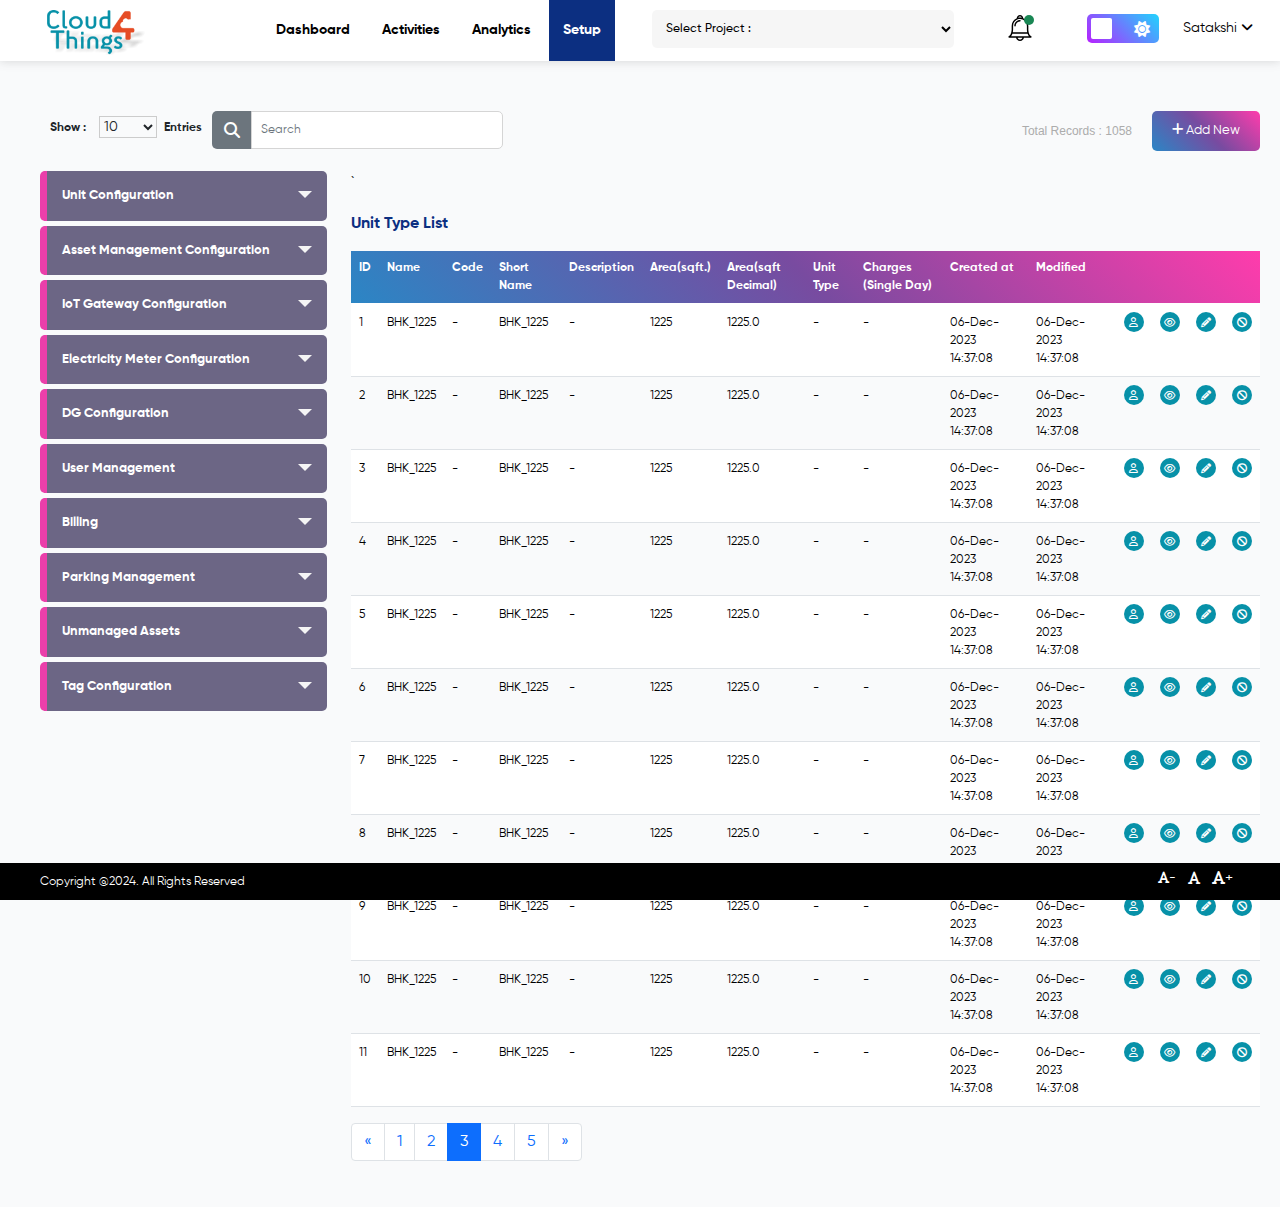
<file: setup.html>
<!DOCTYPE html>
<html lang="en">

<head>
    <!-- Required meta tags -->
    <meta charset="utf-8">
    <meta name="viewport" content="width=device-width, initial-scale=2.0, user-scalable=1.0, minimum-scale=1.0, maximum-scale=1.0">
    <meta name="description" content="Cloud4Things Dashboard" />

    <title>Prepaid - Cloud4Things Dashboard</title>

    <!--Favicon-->
    <link rel="icon" type="image/x-icon" href="images/favicon.png">

    <!--main_css-->
    <link href="css/style.css" rel="stylesheet" type="text/css">
    <link href="css/dark-theme.css" rel="stylesheet" type="text/css">

    <!-- Bootstrap -->
    <link rel="stylesheet" href="css/bootstrap.min.css">

    <!--responsive_css-->
    <link href="css/responsive.css" rel="stylesheet" type="text/css">

    <!--font-awesome-->
    <link rel="stylesheet" href="css/all.min.css" type="text/css">
    <link rel="stylesheet" href="css/fontawesome.min.css" type="text/css">

    <!--owl-carousel-->
    <link href="css/owl.carousel.min.css" rel="stylesheet" type="text/css">
    <link href="css/owl.theme.default.min.css" rel="stylesheet" type="text/css">

    <!--Apexcharts-->
    <link href="css/apexcharts.css" rel="stylesheet" type="text/css">

    <!--animate-->
    <link href="css/animate.css" rel="stylesheet" type="text/css">

    
</head>

<body>

<div id="wrapper">
    
    <!--main-header-->
    <header class="main-header">
        <div class="menu-toggle"><i class="fa-solid fa-bars"></i></div>
        <div class="logo-area1" style="display: none;">
            <a href="index.html"><img alt="image" src="images/logo.png"></a>
        </div>
        <div class="row full-menu">
            <div class="col-xxl-2 col-xl-2 col-lg-2 col-md-12 col-sm-12 col-12">
                <div class="logo-area">
                    <a href="index.html"><img alt="image" src="images/logo.png"></a>
                </div>
            </div>
            <div class="col-xxl-4 col-xl-4 col-lg-4 col-md-12 col-sm-12 col-12">
                <ul class="menu">
                    <li><a href="index.html">Dashboard</a></li>
                    <li><a href="activities.html">Activities</a></li>
                    <li><a href="analytics.html">Analytics</a></li>
                    <li class="active"><a href="setup.html">Setup</a></li>
                </ul>
            </div>
            <div class="col-xxl-3 col-xl-3 col-lg-3 col-md-12 col-sm-12 col-12">
                <form class="project-dropdown">
                    <!-- <label>Select Project :</label> -->
                    <select>
                        <option>Select Project :</option>
                        <option>Project1</option>
                        <option>Project2</option>
                        <option>Project3</option>
                    </select>
                </form>
            </div>
            <div class="col-xxl-1 col-xl-1 col-lg-1 col-md-12 col-sm-12 col-12 p-0">
                <div class="notification">
                    <svg fill="#000000" version="1.1" id="Capa_1" xmlns="http://www.w3.org/2000/svg"
                        xmlns:xlink="http://www.w3.org/1999/xlink" viewBox="0 0 611.999 611.999"
                        xml:space="preserve">
                        <g>
                            <g>
                                <g>
                                    <path
                                        d="M570.107,500.254c-65.037-29.371-67.511-155.441-67.559-158.622v-84.578c0-81.402-49.742-151.399-120.427-181.203
                                        C381.969,34,347.883,0,306.001,0c-41.883,0-75.968,34.002-76.121,75.849c-70.682,29.804-120.425,99.801-120.425,181.203v84.578
                                        c-0.046,3.181-2.522,129.251-67.561,158.622c-7.409,3.347-11.481,11.412-9.768,19.36c1.711,7.949,8.74,13.626,16.871,13.626
                                        h164.88c3.38,18.594,12.172,35.892,25.619,49.903c17.86,18.608,41.479,28.856,66.502,28.856
                                        c25.025,0,48.644-10.248,66.502-28.856c13.449-14.012,22.241-31.311,25.619-49.903h164.88c8.131,0,15.159-5.676,16.872-13.626
                                        C581.586,511.664,577.516,503.6,570.107,500.254z M484.434,439.859c6.837,20.728,16.518,41.544,30.246,58.866H97.32
                                        c13.726-17.32,23.407-38.135,30.244-58.866H484.434z M306.001,34.515c18.945,0,34.963,12.73,39.975,30.082
                                        c-12.912-2.678-26.282-4.09-39.975-4.09s-27.063,1.411-39.975,4.09C271.039,47.246,287.057,34.515,306.001,34.515z
                                        M143.97,341.736v-84.685c0-89.343,72.686-162.029,162.031-162.029s162.031,72.686,162.031,162.029v84.826
                                        c0.023,2.596,0.427,29.879,7.303,63.465H136.663C143.543,371.724,143.949,344.393,143.97,341.736z M306.001,577.485
                                        c-26.341,0-49.33-18.992-56.709-44.246h113.416C355.329,558.493,332.344,577.485,306.001,577.485z" />
                                    <path d="M306.001,119.235c-74.25,0-134.657,60.405-134.657,134.654c0,9.531,7.727,17.258,17.258,17.258
                                        c9.531,0,17.258-7.727,17.258-17.258c0-55.217,44.923-100.139,100.142-100.139c9.531,0,17.258-7.727,17.258-17.258
                                        C323.259,126.96,315.532,119.235,306.001,119.235z" />
                                </g>
                            </g>
                        </g>
                    </svg>
                    <span class="count"></span>
                    <div class="notify-box">
                        <h4>Notifications</h4>
                        <ul>
                            <li>
                                <p>Your Version in updated !!!</p>
                                <h6>Project | 48 mins ago</h6>
                            </li>
                            <li>
                                <p>Your Version in updated !!!</p>
                                <h6>Project | 48 mins ago</h6>
                            </li>
                            <li>
                                <p>Your Version in updated !!!</p>
                                <h6>Project | 48 mins ago</h6>
                            </li>
                            <li>
                                <p>Your Version in updated !!!</p>
                                <h6>Project | 48 mins ago</h6>
                            </li>
                        </ul>
                    </div>
                </div>

            </div>
            <div class="col-xxl-1 col-xl-1 col-lg-1 col-md-12 col-sm-12 col-12">
                <div class="toggle-s-box">
                    <input type="checkbox" class="checkbox" id="checkbox">
                    <label for="checkbox" class="checkbox-label">
                        <i class="fas fa-moon"></i>
                        <i class="fas fa-sun"></i>
                        <span class="ball"></span>
                    </label>
                </div>
            </div>
            <div class="col-xxl-1 col-xl-1 col-lg-1 col-md-12 col-sm-12 col-12 p-0">
                <div class="user-sec">
                    <h4>Satakshi <i class="fa-solid fa-angle-down"></i></h4>
                </div>
                <div class="user-box">
                    <ul>
                        <li>
                            <p><i class="fa-solid fa-gear"></i> CPS Version: 1.0.0</p>
                        </li>
                        <li>
                            <p><i class="fa-solid fa-lock"></i> <a href="change-password.html">Change Password</a>
                            </p>
                        </li>
                        <li>
                            <p><i class="fa-solid fa-arrow-right-from-bracket"></i> <a href="#">Logout</a></p>
                        </li>
                    </ul>
                </div>
            </div>
        </div>
    </header>
    <!--end-->
    <div class="clearfix"></div>
    <!--main-body-->
    <div class="main-site-area">
        <!--top-form-->
        <section class="top-form">
            <div class="">
                <div class="row">
                    <div class="col-xxl-12 col-xl-12 col-lg-12 col-md-12 col-sm-12 col-12">
                        
                        <div class="row">
                            <div class="col-xxl-8 col-xl-8 col-lg-8 col-md-8 col-sm-8 col-12">
                                <div class="table-search">
                                    <form>   
                                      <p>Show : </p>
                                      <select>
                                          <option>10</option>
                                          <option>20</option>
                                          <option>50</option>
                                          <option>100</option>
                                      </select>
                                      <p>Entries</p>
                                      <div class="input-group flex-nowrap">
                                        <span class="input-group-text" id="addon-wrapping"><i class="fa-solid fa-magnifying-glass"></i></span>
                                        <input type="search" class="form-control" placeholder="Search" aria-label="Search" aria-describedby="addon-wrapping">
                                      </div>
                                    </form>
                                  </div>
                            </div>
                            <div class="col-xxl-4 col-xl-4 col-lg-4 col-md-4 col-sm-4 col-12">
                                <div class="add-new float-end"><a href="setup-new.html"><i class="fa-solid fa-plus"></i> Add New</a></div>
                                <h4 class="records float-end">Total Records : 1058</h4>
                            </div>
                            <div class="col-xxl-3 col-xl-3 col-lg-3 col-md-3 col-sm-3 col-12">
                                
                                <div class="setup-list">
                                    <div class="accordion">

                                        <div class="accordion-each">
                                            <div class="heading">Unit Configuration</div>
                                        <div class="contents">
                                            <ul>
                                                <li> <a href="#">Site</a></li>
                                                <li> <a href="#">Unit Type</a></li>
                                                <li> <a href="#">Unit Group</a></li>
                                                <li> <a href="#">Unit/Usage Point</a></li>
                                                <li> <a href="#">Subscriber</a></li>
                                                <li> <a href="#">Not Attached Subscriber</a></li>
                                            </ul>
                                           
                                        </div>
                                        </div>
                                        <div class="accordion-each">
                                            <div class="heading">Asset Management Configuration</div>
                                        <div class="contents">
                                            <ul>
                                                <li> <a href="#">Vendor</a></li>
                                            </ul>
                                        </div>
                                        </div>
                                        <div class="accordion-each">
                                            <div class="heading">IoT Gateway Configuration</div>
                                        <div class="contents">
                                            <ul>
                                                <li> <a href="#">IoT Gateway</a></li>
                                            </ul>
                                        </div>
                                        </div>
                                        <div class="accordion-each">
                                            <div class="heading">Electricity Meter Configuration</div>
                                        <div class="contents">
                                            <ul>
                                                <li> <a href="#"> Meter Category  </a></li>
                                                <li> <a href="#"> Meter Firmware  </a></li>
                                                <li> <a href="#"> Electricity Meter  </a></li>
                                                <li> <a href="#"> Pole  </a></li>
                                                <li> <a href="#"> Feeder  </a></li>
                                                <li> <a href="#"> Transformer  </a></li>
                                                <li> <a href="#"> Meter Monitoring Profile  </a></li>
                                                <li> <a href="#"> Meter Group  </a></li>
                                                <li> <a href="#"> Alarm Configuration  </a></li>
                                            </ul>
                                        </div>
                                        </div>
                                        <div class="accordion-each">
                                            <div class="heading">DG Configuration</div>
                                        <div class="contents">
                                            <ul>
                                                <li> <a href="#"> DG </a></li>
                                                <li> <a href="#"> DG Threshold Profile </a></li>
                                            </ul>
                                        </div>
                                        </div>
                                        <div class="accordion-each">
                                            <div class="heading">User Management</div>
                                        <div class="contents">
                                            <ul>
                                                <li> <a href="#"> Admin </a></li>
                                                <li> <a href="#"> User Group </a></li>
                                                <li> <a href="#"> User </a></li>
                                                <li> <a href="#"> Verify Users </a></li>
                                            </ul>
                                        </div>
                                        </div>
                                        <div class="accordion-each">
                                            <div class="heading">Billing</div>
                                            <div class="contents">
                                                <ul>
                                                    <li> <a href="#"> Common Area Group </a></li>
                                                    <li> <a href="#"> Tou Group </a></li>
                                                    <li> <a href="#"> Electricity Duty Slab </a></li>
                                                    <li> <a href="#"> Tariff Energy Slab </a></li>
                                                    <li> <a href="#"> Tariff Category </a></li>
                                                    <li> <a href="#"> Tariff MMC Slab </a></li>
                                                    <li> <a href="#"> Tariff Fix Charge Slab </a></li>
                                                    <li> <a href="#"> Tariff </a></li>
                                                    <li> <a href="#"> Billing Group </a></li>
                                                    <li> <a href="#"> Cut Policy </a></li>
                                                    <li> <a href="#"> Holiday </a></li>
                                                    <li> <a href="#"> Upload Invoice Format </a></li>
                                                    <li> <a href="#"> Society Uploaded Invoice Format List </a></li>
                                                    <li> <a href="#"> Upload Recharge Receipt Format </a></li>
                                                    <li> <a href="#"> Upload Credit Note Receipt Format </a></li>
                                                    <li> <a href="#"> Upload Debit Note Receipt Format </a></li>
                                                    <li> <a href="#"> Import Data </a></li>
                                                    <li> <a href="#"> Update User Info Import </a></li>
                                                    <li> <a href="#"> Dr/Cr Import Data </a></li>
                                                 </ul>
                                            </div>
                                        </div>
                                        <div class="accordion-each">
                                            <div class="heading">Parking Management</div>
                                        <div class="contents">
                                            <ul>
                                                <li> <a href="#"> Vehicle </a></li>
                                                <li> <a href="#"> Parking </a></li>
                                            </ul>
                                        </div>
                                        </div>
                                        <div class="accordion-each">
                                            <div class="heading">Unmanaged Assets</div>
                                        <div class="contents">
                                            <ul>
                                                <li> <a href="#"> Appliance Type </a></li>
                                                <li> <a href="#"> Appliance Make </a></li>
                                                <li> <a href="#"> Appliance Model </a></li>
                                                <li> <a href="#"> Appliance </a></li>
                                                <li> <a href="#"> Department </a></li>
                                            </ul>
                                        </div>
                                        </div>
                                        <div class="accordion-each">
                                            <div class="heading">Tag Configuration</div>
                                        <div class="contents">
                                            <ul>
                                                <li> <a href="#"> Tag Category </a></li>
                                                <li> <a href="#"> Tag </a></li>
                                                <li> <a href="#"> Tag Report </a></li>
                                                <li> <a href="#"> Report Parameter </a></li>
                                            </ul>
                                        </div>
                                        </div>
                                    </div>
                            </div>
                            </div>
                            <div class="col-xxl-9 col-xl-9 col-lg-9 col-md-9 col-sm-9 col-12">
`                               <div class="main-table-sec table-responsive">
    <h1 class="mb-3">Unit Type List</h1>
    <table class="table table-striped table-hover table-fixed">
        <thead>
          <tr> 
            <th>ID</th> 
            <th>Name</th> 
            <th>Code</th> 
            <th>Short Name</th> 
            <th>Description</th> 
            <th>Area(sqft.)</th> 
            <th>Area(sqft Decimal)</th> 
            <th>Unit Type</th> 
            <th>Charges (Single Day)</th>
            <th>Created at</th>
            <th>Modified</th>
            <th></th>
            <th></th>
            <th></th>
            <th></th>
          </tr>
        </thead>
        <tbody>
          <tr>
            <th scope="row">1</th>
            <td>BHK_1225</td>
            <td>-</td>
            <td>BHK_1225</td>
            <td>-</td>
            <td>1225</td>
            <td>1225.0</td>
            <td>-</td>
            <td>-</td>
            <td>06-Dec-2023 14:37:08</td>
            <td>06-Dec-2023 14:37:08</td>
            <td><a href="#"><i class="fa-regular fa-user"></i></a></td>
            <td><a href="#"><i class="fa-regular fa-eye"></i></a></td>
            <td><a href="#"><i class="fa-solid fa-pencil"></i></a></td>
            <td><a href="#"><i class="fa-solid fa-ban"></i></a></td>
          </tr>
          <tr>
            <th scope="row">2</th>
            <td>BHK_1225</td>
            <td>-</td>
            <td>BHK_1225</td>
            <td>-</td>
            <td>1225</td>
            <td>1225.0</td>
            <td>-</td>
            <td>-</td>
            <td>06-Dec-2023 14:37:08</td>
            <td>06-Dec-2023 14:37:08</td>
            <td><a href="#"><i class="fa-regular fa-user"></i></a></td>
            <td><a href="#"><i class="fa-regular fa-eye"></i></a></td>
            <td><a href="#"><i class="fa-solid fa-pencil"></i></a></td>
            <td><a href="#"><i class="fa-solid fa-ban"></i></a></td>
          </tr>
          <tr>
            <th scope="row">3</th>
            <td>BHK_1225</td>
            <td>-</td>
            <td>BHK_1225</td>
            <td>-</td>
            <td>1225</td>
            <td>1225.0</td>
            <td>-</td>
            <td>-</td>
            <td>06-Dec-2023 14:37:08</td>
            <td>06-Dec-2023 14:37:08</td>
            <td><a href="#"><i class="fa-regular fa-user"></i></a></td>
            <td><a href="#"><i class="fa-regular fa-eye"></i></a></td>
            <td><a href="#"><i class="fa-solid fa-pencil"></i></a></td>
            <td><a href="#"><i class="fa-solid fa-ban"></i></a></td>
          </tr>
          <tr>
            <th scope="row">4</th>
            <td>BHK_1225</td>
            <td>-</td>
            <td>BHK_1225</td>
            <td>-</td>
            <td>1225</td>
            <td>1225.0</td>
            <td>-</td>
            <td>-</td>
            <td>06-Dec-2023 14:37:08</td>
            <td>06-Dec-2023 14:37:08</td>
            <td><a href="#"><i class="fa-regular fa-user"></i></a></td>
            <td><a href="#"><i class="fa-regular fa-eye"></i></a></td>
            <td><a href="#"><i class="fa-solid fa-pencil"></i></a></td>
            <td><a href="#"><i class="fa-solid fa-ban"></i></a></td>
          </tr>
          <tr>
            <th scope="row">5</th>
            <td>BHK_1225</td>
            <td>-</td>
            <td>BHK_1225</td>
            <td>-</td>
            <td>1225</td>
            <td>1225.0</td>
            <td>-</td>
            <td>-</td>
            <td>06-Dec-2023 14:37:08</td>
            <td>06-Dec-2023 14:37:08</td>
            <td><a href="#"><i class="fa-regular fa-user"></i></a></td>
            <td><a href="#"><i class="fa-regular fa-eye"></i></a></td>
            <td><a href="#"><i class="fa-solid fa-pencil"></i></a></td>
            <td><a href="#"><i class="fa-solid fa-ban"></i></a></td>
          </tr>
          <tr>
            <th scope="row">6</th>
            <td>BHK_1225</td>
            <td>-</td>
            <td>BHK_1225</td>
            <td>-</td>
            <td>1225</td>
            <td>1225.0</td>
            <td>-</td>
            <td>-</td>
            <td>06-Dec-2023 14:37:08</td>
            <td>06-Dec-2023 14:37:08</td>
            <td><a href="#"><i class="fa-regular fa-user"></i></a></td>
            <td><a href="#"><i class="fa-regular fa-eye"></i></a></td>
            <td><a href="#"><i class="fa-solid fa-pencil"></i></a></td>
            <td><a href="#"><i class="fa-solid fa-ban"></i></a></td>
          </tr>
          <tr>
            <th scope="row">7</th>
            <td>BHK_1225</td>
            <td>-</td>
            <td>BHK_1225</td>
            <td>-</td>
            <td>1225</td>
            <td>1225.0</td>
            <td>-</td>
            <td>-</td>
            <td>06-Dec-2023 14:37:08</td>
            <td>06-Dec-2023 14:37:08</td>
            <td><a href="#"><i class="fa-regular fa-user"></i></a></td>
            <td><a href="#"><i class="fa-regular fa-eye"></i></a></td>
            <td><a href="#"><i class="fa-solid fa-pencil"></i></a></td>
            <td><a href="#"><i class="fa-solid fa-ban"></i></a></td>
          </tr>
          <tr>
            <th scope="row">8</th>
            <td>BHK_1225</td>
            <td>-</td>
            <td>BHK_1225</td>
            <td>-</td>
            <td>1225</td>
            <td>1225.0</td>
            <td>-</td>
            <td>-</td>
            <td>06-Dec-2023 14:37:08</td>
            <td>06-Dec-2023 14:37:08</td>
            <td><a href="#"><i class="fa-regular fa-user"></i></a></td>
            <td><a href="#"><i class="fa-regular fa-eye"></i></a></td>
            <td><a href="#"><i class="fa-solid fa-pencil"></i></a></td>
            <td><a href="#"><i class="fa-solid fa-ban"></i></a></td>
          </tr><tr>
            <th scope="row">9</th>
            <td>BHK_1225</td>
            <td>-</td>
            <td>BHK_1225</td>
            <td>-</td>
            <td>1225</td>
            <td>1225.0</td>
            <td>-</td>
            <td>-</td>
            <td>06-Dec-2023 14:37:08</td>
            <td>06-Dec-2023 14:37:08</td>
            <td><a href="#"><i class="fa-regular fa-user"></i></a></td>
            <td><a href="#"><i class="fa-regular fa-eye"></i></a></td>
            <td><a href="#"><i class="fa-solid fa-pencil"></i></a></td>
            <td><a href="#"><i class="fa-solid fa-ban"></i></a></td>
          </tr><tr>
            <th scope="row">10</th>
            <td>BHK_1225</td>
            <td>-</td>
            <td>BHK_1225</td>
            <td>-</td>
            <td>1225</td>
            <td>1225.0</td>
            <td>-</td>
            <td>-</td>
            <td>06-Dec-2023 14:37:08</td>
            <td>06-Dec-2023 14:37:08</td>
            <td><a href="#"><i class="fa-regular fa-user"></i></a></td>
            <td><a href="#"><i class="fa-regular fa-eye"></i></a></td>
            <td><a href="#"><i class="fa-solid fa-pencil"></i></a></td>
            <td><a href="#"><i class="fa-solid fa-ban"></i></a></td>
          </tr>
          <tr>
            <th scope="row">11</th>
            <td>BHK_1225</td>
            <td>-</td>
            <td>BHK_1225</td>
            <td>-</td>
            <td>1225</td>
            <td>1225.0</td>
            <td>-</td>
            <td>-</td>
            <td>06-Dec-2023 14:37:08</td>
            <td>06-Dec-2023 14:37:08</td>
            <td><a href="#"><i class="fa-regular fa-user"></i></a></td>
            <td><a href="#"><i class="fa-regular fa-eye"></i></a></td>
            <td><a href="#"><i class="fa-solid fa-pencil"></i></a></td>
            <td><a href="#"><i class="fa-solid fa-ban"></i></a></td>
          </tr>
        </tbody>
      </table>
</div>
<div class="clearfix"></div>
<nav class="pagination-outer" aria-label="Page navigation">
    <ul class="pagination">
        <li class="page-item">
            <a href="#" class="page-link" aria-label="Previous">
                <span aria-hidden="true">«</span>
            </a>
        </li>
        <li class="page-item"><a class="page-link" href="#">1</a></li>
        <li class="page-item"><a class="page-link" href="#">2</a></li>
        <li class="page-item active"><a class="page-link" href="#">3</a></li>
        <li class="page-item"><a class="page-link" href="#">4</a></li>
        <li class="page-item"><a class="page-link" href="#">5</a></li>
        <li class="page-item">
            <a href="#" class="page-link" aria-label="Next">
                <span aria-hidden="true">»</span>
            </a>
        </li>
    </ul>
</nav>
                            </div>
                        </div>      
                    </div>
                </div>
            </div>
        </section>
        <!--end-->
    <!--footer-->
    <footer class="main-footer">
        <div class="row">
            <div class="col-xxl-6 col-xl-6 col-lg-6 col-md-6 col-sm-6 col-12">
                <p>Copyright @2024. All Rights Reserved</p>
            </div>
            <div class="col-xxl-6 col-xl-6 col-lg-6 col-md-6 col-sm-6 col-12">
                <div id="chcp_font_size" class="input-group">
                    <span class="input-group-btn">
                      <button id="btn-decrease" class="btn btn-default" type="button"><i class="fa fa-font" aria-hidden="true"></i>-</button>
                      <button id="btn-orig" class="btn btn-default" type="button"><i class="fa fa-font" aria-hidden="true"></i></button>
                      <button id="btn-increase" class="btn btn-default" type="button"><i class="fa fa-font" aria-hidden="true"></i>+</button>
                    </span>
                    </div>
            </div>
        </div>
    </footer>
    <!--end-->
</div>

<!--end-->


    <!-- jQuery (necessary for Bootstrap's JavaScript plugins) -->
    <script src="js/jquery.min.js"></script>
    
    <!-- ApexCharts -->
     <script src="js/apexcharts.js"></script>
    
    <!-- Optional JavaScript -->
    <script src="js/bootstrap.bundle.min.js"></script>
    <!-- Include all compiled plugins (below), or include individual files as needed -->
    <script src="js/custom.js"></script>

    <!--Bootstrap-->
    <script src="js/bootstrap.min.js"></script>
</body>

</html>
</file>
<file: css/style.css>
@charset "utf-8";
/* CSS Document */

/****Google Fonts*********/
@font-face {
  font-family: 'Gilroy';
  src: url('../fonts/Gilroy-Bold.eot');
  src: url('../fonts/Gilroy-Bold.eot?#iefix') format('embedded-opentype'),
    url('../fonts/Gilroy-Bold.woff2') format('woff2'),
    url('../fonts/Gilroy-Bold.woff') format('woff'),
    url('../fonts/Gilroy-Bold.ttf') format('truetype'),
    url('../fonts/Gilroy-Bold.svg#Gilroy-Bold') format('svg');
  font-weight: bold;
  font-style: normal;
  font-display: swap;
} 

@font-face {
  font-family: 'Gilroy';
  src: url('../fonts/Gilroy-Regular.eot');
  src: url('../fonts/Gilroy-Regular.eot?#iefix') format('embedded-opentype'),
    url('../fonts/Gilroy-Regular.woff2') format('woff2'),
    url('../fonts/Gilroy-Regular.woff') format('woff'),
    url('../fonts/Gilroy-Regular.ttf') format('truetype'),
    url('../fonts/Gilroy-Regular.svg#Gilroy-Regular') format('svg');
  font-weight: normal;
  font-style: normal;
  font-display: swap;
}

@font-face {
  font-family: 'Gilroy';
  src: url('../fonts/Gilroy-Medium.eot');
  src: url('../fonts/Gilroy-Medium.eot?#iefix') format('embedded-opentype'),
    url('../fonts/Gilroy-Medium.woff2') format('woff2'),
    url('../fonts/Gilroy-Medium.woff') format('woff'),
    url('../fonts/Gilroy-Medium.ttf') format('truetype'),
    url('../fonts/Gilroy-Medium.svg#Gilroy-Medium') format('svg');
  font-weight: 500;
  font-style: normal;
  font-display: swap;
}



html,
body,
div,
span,
applet,
object,
iframe,
.user-sec h1,
h2,
h3,
h4,
h5,
h6,
p,
blockquote,
pre,
a,
abbr,
acronym,
address,
big,
cite,
code,
del,
dfn,
em,
img,
ins,
kbd,
q,
s,
samp,
small,
strike,
strong,
sub,
sup,
tt,
var,
b,
u,
i,
center,
dl,
dt,
dd,
ol,
ul,
li,
fieldset,
form,
label,
legend,
table,
caption,
tbody,
tfoot,
thead,
tr,
th,
td,
article,
aside,
canvas,
details,
embed,
figure,
figcaption,
footer,
header,
hgroup,
menu,
nav,
output,
ruby,
section,
summary,
time,
mark,
audio,
video {
  margin: 0;
  padding: 0;
  border: 0;
  font-size: 100%;
  font: inherit;
  vertical-align: baseline;
  scroll-behavior: smooth;
  scroll-padding-top: 100px;

}

/* HTML5 display-role reset for older browsers */
article,
aside,
details,
figcaption,
figure,
footer,
header,
hgroup,
menu,
nav,
section {
  display: block;
}

body {
  background-color: var(--bg-color);
  font-family: var(--main-font) !important;
  overflow-x: hidden;
  transition: background 0.2s linear;
}

html * {
  outline: none;
  margin: 0;
  padding: 0;
}

ol,
ul,
li {
  list-style: none;
  margin: 0px;
  padding: 0px;
}

blockquote,
q {
  quotes: none;
}

blockquote:before,
blockquote:after,
q:before,
q:after {
  content: '';
  content: none;
}

table {
  border-collapse: collapse;
  border-spacing: 0;
}

a {
  text-decoration: none;
}

a:hover,
a:focus {
  text-decoration: none !important;
  outline: none !important;
}

outline {
  border: 0;
}

.lft {
  float: left;
}

.rgt {
  float: right;
}

.clear {
  clear: both;
  line-height: 0;
  font-size: 0;
}

a,
input,
textarea {
  transition: 0.5s all ease-in-out;
  -moz-transition: 0.5s all ease-in-out;
  -webkit-transition: 0.5s all ease-in-out;
}

img {
  max-width: 100%;
  height: auto;
}

h1,
h2,
h3,
h4,
h5,
h6,
p {
  padding: 0;
  margin: 0;
}

::-webkit-scrollbar {
  width: 7px;
  height: 6px;
}

::-webkit-scrollbar-track {
  box-shadow: inset 0 0 5px var(--color2);
  border-radius: 0px;
}

::-webkit-scrollbar-thumb {
  background: var(--color2);
  border-radius: 0;
}

::-webkit-scrollbar-thumb:hover {
  background: var(--color2);
}

/***********HOME-PAGE-CSS-start************/

/****Common_Variables******/
:root {
  --bg-color: #fff;
  --dark-color: #000;
  --grey-color: #ccc;
  --color1: #0791A8;
  --color2: #E64C25;
  --color3: #64BFCA;
  --color4: #D0F3EF;
  --color5: #033a44;
  --color6: #242424;
  --color7: #d8d8d8;
  --color8: #3a3a3a;
  --color9: #2F3C4C;
  --main-font: 'Gilroy';
}


/****sticky****/
.sticky {
  position: fixed !important;
  width: 100%;
  top: 0;
  z-index: 999;
  background: var(--bg-color);
  /* background-color: #FF3CAC !important;
background-image: linear-gradient(225deg, #FF3CAC 0%, #784BA0 50%, #2B86C5 100%) !important; */

}

/*********/
/*****Scroll-to-top***********/

/********end********/

/***main-header*******/
.main-header {
  box-shadow: 0 0 10px var(--grey-color);
  width: 100%;
  background: var(--bg-color);
  /* background-color: #FF3CAC;
background-image: linear-gradient(225deg, #FF3CAC 0%, #784BA0 50%, #2B86C5 100%); */

}

.logo-area img {
  width: 108px;
  margin: 0 auto;
  display: block;
  background: var(--bg-color);
  padding: 10px 0 0 0;
}

form.project-dropdown {
  margin: 10px 0 0 0;
  text-align: center;
}

form.project-dropdown select {
  width: 100%;
  border: none;
  border-radius: 5px;
  padding: 12px 10px;
  font-size: 12px;
  background: #d0d0d030;
  color: #000;
  font-weight: 500;
}

form.project-dropdown label {
  font-size: 16px !important;
  font-weight: 500;
  color: var(--bg-color);
  padding: 0 10px;
}

ul.menu {
  margin: 0;
  text-align: center;
}

.full-menu.slide-right {
  right: 0;
}

.menu li {
  display: inline-block;
}

.menu li a {
  color: var(--dark-color);
  text-decoration: none;
  font-size: 14px;
  display: block;
  font-weight: 600;
  padding: 20px 20px;
  text-transform: capitalize;
}

.menu li.active a,
.menu li a:hover,
.menu li a:focus {
  background: #0c2f81;
  color: var(--bg-color);
}

.notification {
  margin: 15px 0 0 0;
  position: relative;
  cursor: pointer;
  transition: 0.5s all ease-in-out;
  -moz-transition: 0.5s all ease-in-out;
  -webkit-transition: 0.5s all ease-in-out;
}

.notification i {
  font-size: 22px;
  text-align: right;
  position: absolute;
  right: 45px;
  top: 3px;
}

.count {
  background: #198754;
  position: absolute;
  content: '';
  width: 10px;
  height: 10px;
  border-radius: 50px;
  top: 0px;
  right: 41px;
}

.notification svg {
  width: 26px;
  margin: 0 auto;
  display: block;
  fill: var(--dark-color);
}

.user-sec h4 {
  margin: 0;
  color: var(--dark-color);
  font-size: 14px;
  padding: 0;
  font-family: var(--main-font);
  font-weight: 400;
}

.user-sec {
  background: transparent;
  /* background: linear-gradient(184deg, var(--color1) 0%, var(--color5) 100%); */
  padding: 20px 0;
  text-align: left;
  position: relative;
  cursor: pointer;
}

.toggle-s-box {
  margin: 14px 0 0 0;
}

/****end***/
.main-site-area {
  padding: 30px 20px 30px 40px;
  background: #e9ecef40;
}

/*Theme Switcher*/
.checkbox {
  opacity: 0;
  position: absolute;
}

.checkbox-label {
  background-color: #21D4FD;
  background-image: linear-gradient(225deg, #21D4FD 0%, #B721FF 100%);

  width: 72px;
  height: 29px;
  border-radius: 5px;
  position: relative;
  padding: 5px 9px;
  cursor: pointer;
  display: flex;
  justify-content: space-between;
  align-items: center;
  font-size: 16px;
}

.fa-moon {
  color: var(--bg-color);
}

.fa-sun {
  color: var(--bg-color);
}

.checkbox-label .ball {
  background-color: #fff;
  width: 21px;
  height: 21px;
  position: absolute;
  left: 4px;
  top: 4px;
  border-radius: 2px;
  transition: transform 0.2s linear;
}

.checkbox:checked+.checkbox-label .ball {
  transform: translateX(40px);
}

/*font-increase/decrease*/

#chcp_font_size button {
  border: none;
  background-color: transparent;
  /* background-color: #eee; */
  text-shadow: none;
  -moz-box-shadow: none;
  -webkit-box-shadow: none;
  box-shadow: none;
  padding: 0px 4px;
  margin: 0;
  color: #fff;
}

#chcp_font_size button:hover {
  color: var(--color2);
}

#btn-decrease {
  font-size: 13px;
}

#btn-orig {
  font-size: 14px;
}

#btn-increase {
  font-size: 15px;
}



.menu-toggle {
  display: none;
}



.setup-list {
  margin-bottom: 60px;
}

ul.sidebar-fixed {
  padding: 0;
  width: 130px;
  height: 100vh;
  position: fixed;
}

.main-site-area h1 {
  color: #0c2f81;
  font-weight: 600;
  font-size: 16px;
  padding: 20px 0px 0px;
  text-align: left;
  margin: 0 0 -4px 0;
}

.site-left {
  background-color: #A9C9FF;
  background-image: linear-gradient(45deg, #A9C9FF 0%, #FFBBEC 100%);

  background-clip: border-box;
  border-radius: 5px;
  padding: 20px;
  margin: 20px 20px 20px 0;
  position: relative;
}

.site-left::before {
  background: url(../images/site-bg.png);
  content: '';
  width: 100%;
  height: 100%;
  position: absolute;
  bottom: -39px;
  z-index: 9;
  background-repeat: no-repeat;
  right: -10px;
  background-size: 189px;
  background-position: bottom right;
}

.site-left h4 {
  font-size: 20px;
  color: var(--dark-color);
}

.site-left h4 strong {
  color: var(--dark-color);
}

.site-left h4 span {
  background: #f00;
  color: var(--bg-color);
  text-transform: capitalize;
  font-weight: 600;
  padding: 6px 13px;
  font-size: 15px;
  margin-left: 10px;
}

.site-left img {
  width: 100%;
}

.site-left ul li {
  display: inline-block;
  width: 24%;
  line-height: 31px;
  font-size: 13px;
  color: var(--dark-color);
}

.site-left ul {
  padding: 0;
  margin: 20px 0;
}

.second-part {
  margin: 0 20px 0 0;
}

.second-part .shadow {
  box-shadow: 0 .5rem 1rem rgba(0, 0, 0, .15) !important;
  background-color: #FF3CAC;
  background-image: linear-gradient(225deg, #FF3CAC 0%, #784BA0 50%, #2B86C5 100%);
  padding: 5px;
  border-radius: 5px;
  width: 50px;
}

.second-part .card.mb-4 {
  margin-bottom: 10px !important;
  height: 82px;
}

.numbers {
  margin: 4px 0 0 0;
}

.numbers p {
  font-weight: 600;
  padding: 0 0 0;
  font-size: 13px;
  font-family: var(--main-font);
}

.numbers h5 {
  font-size: 16px;
  font-weight: 400;
  color: var(--bs-purple);
  padding: 2px 0 0;
  font-family: var(--main-font);
}

.numbers h5 span,
.numbers h5 strong {
  padding-left: 10px;
  font-weight: 400;
  font-family: var(--main-font);
}

section.second-part a {
  color: var(--dark-color);
  text-decoration: none;
  font-family: var(--main-font);
}

section.login-sec {
  background-size: cover;
  background-position: center;
  height: 100vh;
  background: rgb(240 240 240 / 36%);
}

.login-sec form {
  padding: 0;
  margin: 0;
  border-radius: 17px;
  /* transform: scale(0.9); */
}

.login-sec .logo-area img {
  width: 105px;
  margin: 0;
  display: block;
  background: var(--bg-color);
  padding: 0;
}

.login-box input.save {
  background: #198754 !important;
  color: #fff;
  width: 132px !important;
  margin: 20px 0 50px;
  padding: 16px;
  border: none;
  border-radius: 5px;
}

.app-l img {
  width: 130px;
  height: 90px;
  object-fit: contain;
}

.app-l {
  text-align: center;
}

.app-l a {
  background: transparent;
  color: #6c757d;
  text-decoration: none;
  border: 1px solid #ccc;
  border-radius: 5px;
  display: inline-block;
  padding: 6px;
  width: 217px;
  margin: 0 0 0 6px;
}

.login-sec form h4 {
  text-align: left;
  font-weight: 600;
  font-size: 14px;
  padding: 10px 0;
}

.login-sec form input[type="text"],
.login-sec form input[type="password"] {
  background: #f2f2f2;
  border: none;
  padding: 12px;
  font-size: 12px;
  position: relative;
}

.login-sec form .input-group {
  margin-bottom: 12px;
}

.login-sec form #addon-wrapping {
  position: absolute;
  right: 0;
  z-index: 9;
  border: none;
  background: none;
  border-radius: 0;
  color: hsl(240deg 7% 62% / 39%);
  width: 40px;
  height: 42px;
  text-align: center;
}

.login-sec form input[type="checkbox"] {
  margin-left: 0;
  margin-right: 10px;
}

.login-sec form span a {
  text-decoration: none;
  font-size: 12px;
  font-weight: 600;
}

.login-sec form .form-check-label {
  font-weight: 600;
  font-size: 12px;
  margin-bottom: 10px;
}

.login-sec form input[type="submit"] {
  width: 100%;
  margin-bottom: 20px;
  background: var(--color1);
  color: var(--bg-color);
}

.login-sec form p {
  text-align: left;
  font-size: 12px;
  line-height: 20px;
}

.login-txt h5 {
  color: #fff;
  text-transform: capitalize;
  font-size: 13px;
  letter-spacing: 4px;
  font-weight: 300;
}

.login-txt h1 {
  color: #fff;
  font-weight: 600;
  line-height: 42px;
  padding: 10px 0;
}

.login-txt {
  margin: 20% 30% 0 8%;
}

.row.stat-each {
  background: var(--bg-color);
  border-radius: 5px;
  margin: 20px 0px;
  padding: 0px 20px 20px;
  border: 1px solid rgba(0, 0, 0, 0.125);
}

.row.stat-each .progress {
  display: flex;
  height: 6px;
  overflow: hidden;
  font-size: .75rem;
  background-color: #e9ecef;
  border-radius: .25rem;
}

.row.stat-each h4 {
  font-size: 15px;
  color: #a9a9a9;
  font-family: var(--main-font);
}

.row.stat-each p {
  color: #5e5fac;
  font-weight: 600;
  padding: 20px 0 0 0;
  font-size: 12px;
  font-family: var(--main-font);
}

.progress-bar {
  width: 80px;
}

.row.stat-each h1 {
  padding: 6px 12px;
  margin: 16px 0 10px -25px;
  color: #0c2f81;
  width: fit-content;
  /* color: var(--bg-color); */
  border-radius: 5px;
  font-size: 16px;
  position: relative;
}

.row.stat-each h6 {
  margin: 0 0 0 -11px;
  padding: 0;
  font-size: 13px;
  letter-spacing: 1px;
}

.row.stat-each h1::before {
  position: absolute;
  content: '';
  background: var(--color2);
  width: 30%;
  height: 2px;
  border-radius: 50px;
  bottom: -3px;
}

section.third-part {
  padding: 0 20px 0 0;
}

.row.stat-each li {
  line-height: 28px;
  font-size: 12px;
  font-weight: 600;
}

.row.stat-each ul {
  padding: 10px 0 14px 0;
  margin: 0;
}

.row.stat-each li span,
.row.stat-each li span a {
  width: 42px;
  height: 26px;
  text-align: center;
  color: #fff;
  font-weight: 600;
  border-radius: 3px;
  letter-spacing: 1px;
  text-decoration: none;
}


.middle-part {
  padding: 0 20px 0 0;
}

.middle-part table {
  margin: 10px 0 0 0px;
}

.middle-part table thead {
  background: #c4d5ff;
}

.middle-part table thead tr th {
  font-weight: 600;
  font-size: 13px;
  text-transform: capitalize;
  padding: 16px 10px;
}

.middle-part table tbody tr th {
  font-weight: 600;
  font-size: 12px;
  padding: 16px 10px;
}

.middle-part table tbody tr td {
  font-weight: 600;
  font-size: 12px;
}

.middle-part table>tbody>tr>td:nth-child(2)>a {
  text-decoration: none;
  color: var(--color2);
}

.middle-part table>tbody>tr>td:nth-child(3)>a,
.middle-part table>tbody>tr>td:nth-child(4)>a {
  text-decoration: none;
  color: #0eae35;
}

.middle-part table>tbody>tr>td:nth-child(5)>a {
  text-decoration: none;
  color: #2600ff;
}

.middle-part ul li:first-child span a {
  text-decoration: none !important;
  color: var(--bg-color) !important;
  font-weight: 600 !important;
}

.middle-part ul li:nth-child(2) span a {
  text-decoration: none !important;
  color: var(--bg-color) !important;
  font-weight: 600 !important;
}

.middle-part ul li:nth-child(3) span a {
  text-decoration: none !important;
  color: var(--bg-color) !important;
  font-weight: 600 !important;
}

.middle-part canvas#canvas {
  height: 220px !important;
  width: 100% !important;
  object-fit: scale-down;
}

.middle-part .row.stat-each p {
  color: #5e5fac;
  font-weight: 600;
  padding: 0px 0 0 0;
  font-size: 11px;
}

.in-icon img {
  width: 20px;
}

.in-icon {
  /* background: #fff; */
  background-color: #FF3CAC;
  background-image: linear-gradient(225deg, #FF3CAC 0%, #784BA0 50%, #2B86C5 100%);
  padding: 0;
  width: 30px;
  height: 30px;
  text-align: center;
  line-height: 27px;
  border-radius: 3px;
  margin: 6px 0;
}



section.last-updated {
  padding: 0 20px 0 0;
}

section.last-updated .icon.icon-shape img {
  width: 70px;
  padding: 12px;
  float: left;
  filter: grayscale(1);
  opacity: 0.3;
}

section.last-updated .shadow {
  box-shadow: none !important;
}

footer.main-footer {
  background: var(--dark-color);
  position: fixed;
  bottom: 0;
  width: 100%;
  left: 0;
  right: 0;
}

footer.main-footer p {
  margin: 0 0 0 40px;
  color: #fff;
  font-size: 12px;
  padding: 10px 0 9px 0;
  font-weight: 400;
}

div#chcp_font_size {
  float: right;
  width: 20%;
  margin: 4px 0 0 0;
}

.site-name {
  padding: 0;
  margin: 0 18px 0 0;
  border-radius: 5px;
  position: relative;
  /* float: right; */
}

.site-name h4 span {
  color: #fff;
  font-size: 14px;
  padding: 8px 20px;
  margin: -10px 0 0;
  text-align: center;
  border-radius: 5px;
  font-weight: 600;
  text-transform: capitalize;
  letter-spacing: 0;
  font-family: var(--main-font);
  float: right;
  background: #dc3545;
}

.site-name h4 {
  font-size: 16px;
  line-height: 25px;
  color: #000;
  font-weight: 600;
  font-family: var(--main-font);
  text-transform: capitalize;
  margin: 0;
}

.site-name img {
  position: absolute;
  bottom: -36px;
  left: 0;
}


section.top-form .container {
  width: auto !important;
}

.top-form form select,
.top-form form input[type="email"],
.top-form form input[type="text"] {
  border: none;
  color: var(--dark-color);
  margin-bottom: 10px;
  border-radius: 50px;
  width: 100%;
  padding: 0;
  font-size: 12px;
  border-bottom: 1px solid #6c757d;
  border-radius: 0;
  background: none;
  margin-left: 3px;
}

.top-form form .form-floating>label {
  position: absolute;
  top: 0;
  left: 0;
  height: 100%;
  padding: 1rem 0px;
  pointer-events: none;
  border: 1px solid transparent;
  transform-origin: 0 0;
  transition: opacity .1s ease-in-out, transform .1s ease-in-out;
  font-size: 13px;
}

.top-form form input[type="submit"] {
  background-color: #FF3CAC;
  background-image: linear-gradient(225deg, #FF3CAC 0%, #784BA0 50%, #2B86C5 100%);
  border: none;
  color: var(--bg-color);
  padding: 16px 20px;
  border-radius: 50px;
  width: 100%;
  border-radius: 5px;
}

.activities-list ul {
  padding: 0;
  margin: 0;
  text-align: left;
}

ul.act-sec li {
  display: inline-block;
  margin-bottom: 20px;
  margin-right: 5px;
}

ul.act-sec li a {
  text-decoration: none;
  color: var(--bg-color);
  background-color: hsla(252, 13%, 46%, 1);
  font-weight: 600;
  font-size: 12px;
  padding: 10px 28px;
  border-radius: 5px;
}

.activities-list {
  margin: 30px 0 20px;
}

.table-search form {
  display: -webkit-inline-box;
}

.table-search {
  margin: 20px 0 0;
}

.table-search form p {
  margin: 8px 10px 0 10px;
  font-size: 12px;
  color: var(--black-color);
  font-weight: 600;
}

.table-search form select {
  margin-right: 10px;
  margin-top: 5px;
  border: 1px solid var(--grey-color);
  padding: 2px 0px;
  font-size: 14px;
  color: var(--black-color);
  font-weight: 300;
}

.table-search form input[type="search"] {
  background: transparent;
  font-size: 13px;
  color: var(--black-color);
  width: 80px;
}

.table-search form span.input-group-text {
  background: none;
  border-right: transparent;
}

.table-search form input[type="search"] {
  background: var(--bg-color);
  color: var(--dark-color);
  font-size: 12px;
  border: none;
  padding: 9px;
  border-radius: 5px;
  border: 1px solid #d5d5d5;
}

.table-search form span#addon-wrapping {
  background: var(--bs-gray);
  border-radius: 5px 0 0 5px;
  color: #fff;
  border: none;
}

.activities-list h1 {
  margin-bottom: 20px;
}

.main-table-sec table thead {
  background-color: #FF3CAC;
  background-image: linear-gradient(225deg, #FF3CAC 0%, #784BA0 50%, #2B86C5 100%);

}

.main-table-sec table thead tr th {
  font-size: 12px;
  font-weight: 600;
  color: #fff;
}

.main-table-sec table tbody tr th,
.main-table-sec table tbody tr td {
  color: #000;
  font-size: 12px;
  font-weight: 400;
}

.main-table-sec .table-striped>tbody>tr:nth-of-type(odd) {
  --bs-table-accent-bg: hsla(0, 0%, 100%, 1);
  color: var(--bs-table-striped-color);
}

.add-new a {
  background-color: #FF3CAC;
  background-image: linear-gradient(225deg, #FF3CAC 0%, #784BA0 50%, #2B86C5 100%);
  color: var(--bg-color);
  text-decoration: none;
  font-size: 13px;
  padding: 10px 20px;
  border-radius: 5px;
  display: inline-block;
  margin: 20px 0;
}

.records {
  font-size: 12px;
  color: #acacac;
  font-weight: 300;
  margin: 33px 20px;
}

.main-table-sec table tbody tr td a i {
  background: var(--color1);
  color: #fff;
  width: 20px;
  height: 20px;
  text-align: center;
  line-height: 20px;
  border-radius: 50px;
  font-size: 10px;
}

input.save {
  background: #198754 !important;
  color: #fff;
  width: 132px !important;
  margin: 20px 0 50px;
}

input.cancel {
  background: #f00;
  border: none;
  color: #fff;
  padding: 16px;
  border-radius: 5px;
}

.accordion {
  max-width: 300px;
  margin: 0 auto;
  border-radius: 5px;
}

.heading {
  color: var(--bg-color);
  font-size: 13px;
  border-bottom: 2px solid rgb(255 255 255 / 37%);
  letter-spacing: 0;
  padding: 15px;
  cursor: pointer;
  font-weight: 600;
}

.heading:nth-last-child(2) {
  border-bottom: 0;
}

.heading:hover {
  background: #00838f;
  border-radius: 0;
}

.heading:first-child:hover {
  border-radius: 3px 3px 0 0;
}

.heading:nth-last-child(2):hover {
  border-radius: 0 0 3px 3px;
}

.heading::before {
  content: '';
  vertical-align: middle;
  border-top: 7px solid #f5f5f5;
  border-left: 7px solid transparent;
  border-right: 7px solid transparent;
  transform: rotate(0);
  transition: all 0.5s;
  margin-top: 5px;
  float: right;
}

.active.heading::before {
  transform: rotate(-180deg);
}

.not-active.heading::before {
  transform: rotate(0deg);
}

.contents {
  display: none;
  background: #FFFAFA;
  padding: 15px;
  color: #7f8fa4;
  font-size: 13px;
  line-height: 1.5;
}


.contents ul {
  padding: 0;
  margin-left: 20px;
}

.contents ul li {
  list-style: square;
}

.contents ul li a {
  color: #858585;
  text-decoration: none;
  line-height: 32px;
  display: block;
}


.setup-list {
  margin-bottom: 60px;
}

.accordion-each {
  background-color: hsla(252, 13%, 46%, 1);
  /* background-image: linear-gradient(225deg, #21D4FD 0%, #B721FF 100%); */
  margin-bottom: 5px;
  border-radius: 5px;
  border-left: 7px solid #eb3faa;
}

.notify-box {
  display: none;
  position: absolute;
  width: 250px;
  background: hsl(206deg 100% 95.93%);
  border-radius: 5px;
  top: 42px;
  left: -57px;
  z-index: 9999;
  padding: 20px;
}

.notify-box::before {
  width: 0;
  height: 0;
  border-left: 10px solid transparent;
  border-right: 10px solid transparent;
  border-bottom: 10px solid #eaf6ff;
  position: absolute;
  content: '';
  left: -23px;
  right: 0;
  margin: 0 auto;
  top: -9px;
}

.notify-box h4 {
  font-size: 17px;
  font-weight: bold;
  border-bottom: 1px solid #ccc;
  padding: 0px 0 10px;
  font-family: var(--main-font);
}

.notify-box ul li {
  margin-bottom: 20px;
  border-bottom: 1px solid #96d4ff;
}

.notify-box ul {
  padding: 0;
}

.notify-box ul li p {
  margin: 0;
  font-size: 14px;
  font-weight: 500;
}

.notify-box ul li h6 {
  font-size: 11px;
}

.user-box {
  display: none;
  position: absolute;
  width: 210px;
  background: hsl(206deg 100% 95.93%);
  border-radius: 5px;
  top: 57px;
  right: 0;
  z-index: 9999;
  padding: 20px;
}

.user-box::before {
  width: 0;
  height: 0;
  border-left: 10px solid transparent;
  border-right: 10px solid transparent;
  border-bottom: 10px solid #eaf6ff;
  position: absolute;
  content: '';
  left: 0;
  right: -140px;
  margin: 0 auto;
  top: -9px;
}

.user-box ul li {
  font-size: 13px;
}

.user-box ul {
  padding: 0;
  margin: 0;
}

.user-box ul li p,
.user-box ul li p a {
  color: #000;
  text-decoration: none;
}

.user-box ul li p i {
  margin-right: 10px;
}


.login-16 {
  background: url(../img/img-7.jpg) top left repeat;
  background-size: cover;
  top: 0;
  width: 100%;
  text-align: center;
  bottom: 0;
  opacity: 1;
  z-index: 999;
  min-height: 100vh;
  position: relative;
  display: flex;
  justify-content: center;
  align-items: center;
  padding: 20px 0;
  background: #fff;
  overflow: hidden;
  background-size: cover;
  background-position: top;
}

.login-16 .ocean {
  height: 3%;
  width: 100%;
  position: absolute;
  bottom: 0;
  left: 0;
  background-color: #FF3CAC;
  background-image: linear-gradient(225deg, #FF3CAC 0%, #784BA0 50%, #2B86C5 100%);
}

.login-16 .wave {
  background: url(https://s3-us-west-2.amazonaws.com/s.cdpn.io/85486/wave.svg) repeat-x;
  position: absolute;
  top: -198px;
  width: 6400px;
  height: 198px;
}

.login-16 .wave:nth-of-type(2) {
  top: -175px;
  animation: wave 7s cubic-bezier(0.36, 0.45, 0.63, 0.53) -0.125s infinite, swell 7s ease -1.25s infinite;
  opacity: 1;
}

@keyframes wave {
  0% {
    margin-left: 0;
  }

  100% {
    margin-left: -1600px;
  }
}

@keyframes swell {

  0%,
  100% {
    transform: translate3d(0, -25px, 0);
  }

  50% {
    transform: translate3d(0, 5px, 0);
  }
}

.login-16 .photo {
  padding: 0 15px;
  max-width: 500px;
  margin: auto;
}

.login-16 .form-section {
  display: -moz-box;
  display: -ms-flexbox;
  display: flex;
  justify-content: center;
}

.login-16 h1,
h2,
h3,
h4,
h5,
h6,
.h1,
.h2,
.h3,
.h4,
.h5,
.h6 {
  font-family: 'Jost', sans-serif;
}

.login-16 a {
  text-decoration: none;
}

.login-16 .form-inner {
  max-width: 600px;
  width: 100%;
  padding: 20px 40px;
  text-align: center;
  z-index: 999;
  background: #fff;
  border-radius: 6px;
}

.login-16 .bg-img {
  display: flex;
}

.login-16 .form-section .extra-login {
  float: left;
  width: 100%;
  margin: 25px 0 25px;
  text-align: center;
  position: relative;
}

.login-16 .form-section .extra-login::before {
  position: absolute;
  left: 0;
  top: 10px;
  width: 100%;
  height: 1px;
  background: #d8dcdc;
  content: "";
}

.login-16 .form-section .extra-login>span {
  width: auto;
  float: none;
  display: inline-block;
  padding: 1px 20px;
  z-index: 1;
  position: relative;
  font-size: 14px;
  color: #535353;
  text-transform: capitalize;
  background: #fff;
}

.login-16 .form-section .form-check-input {
  width: 20px;
  height: 20px;
  margin-top: 9px;
  vertical-align: top;
  position: absolute;
  border-radius: 2px;
  border: none;
  background-color: #f7f7f7;
  margin-left: -61px;
}

.login-16 .form-check-input:focus {
  border-color: snow;
  outline: 0;
  box-shadow: none;
}

.login-16 .form-check-input:checked {
  background-color: #2ad4bc;
}

.login-16 .form-section p {
  color: #939393;
  margin-bottom: 0;
  font-size: 11px;
  font-weight: 600;
  font-style: italic;
  padding: 10px 0 0;
}

.login-16 .form-section p a {
  color: #535353;
}

.login-16 .form-section ul {
  list-style: none;
  padding: 0;
  margin: 0 0 20px;
}

.login-16 .form-section .social-list li {
  display: inline-block;
  margin-bottom: 5px;
}

.login-16 .form-section .thembo {
  margin-left: 4px;
}

.login-16 .form-section h3 {
  margin: 0 0 15px;
  font-size: 16px;
  font-weight: 400;
  color: #040404;
  font-family: 'Gilroy';
  font-weight: 600;
}

.login-16 .form-section .form-group {
  width: 100%;
  position: relative;
  margin-bottom: 25px;
}

.login-16 .form-section .form-control {
  padding: 11px 20px 9px;
  font-size: 16px;
  outline: none;
  height: 50px;
  color: #535353;
  border-radius: 3px;
  border: 1px solid transparent;
  background: #f7f7f7;
  margin-bottom: 10px;
}

.login-16 .form-section .form-check {
  margin-bottom: 0;
}

.login-16 .form-section .form-check a {
  color: #dc3545;
  font-weight: 600;
  font-size: 13px;
  line-height: 38px;
}

.login-16 .form-section .form-check-label {
  padding-left: 5px;
  font-size: 12px;
  color: #535353;
  margin: 10px 78px 18px -40px;
  font-weight: 600;
}

.login-16 .form-section a.forgot-password {
  font-size: 16px;
  color: #535353;
}

.login-16 .logo img {
  margin-bottom: 15px;
  width: 102px;
}

.login-16 .btn-theme {
  position: relative;
  display: inline-block;
  border: none;
  outline: none !important;
  color: #ffffff;
  text-transform: capitalize;
  transition: all 0.3s linear;
  z-index: 1;
  overflow: hidden;
  cursor: pointer;
  font-size: 17px;
  font-weight: 400;
  font-family: 'Jost', sans-serif;
  border-radius: 3px;
  width: 100%;
}

.login-16 .btn-theme:after {
  position: absolute;
  top: 0;
  left: 0;
  bottom: 0;
  right: 0;
  content: "";
  border-radius: 3px;
  transform: perspective(200px) scaleX(0.1) rotateX(90deg) translateZ(-10px);
  transform-origin: bottom center;
  transition: transform 0.4s linear, transform 0.4s linear;
  z-index: -1;
}

.login-16 .btn-theme:hover:after {
  transform: perspective(200px) scaleX(1.05) rotateX(0deg) translateZ(0);
  transition: transform 0.4s linear, transform 0.4s linear;
}

.login-16 .btn-lg {
  padding: 0 50px;
  line-height: 50px;
}

.login-16 .btn {
  box-shadow: none !important;
}

.login-16 .btn-md {
  padding: 0 50px;
  line-height: 45px;
}

.login-16 .btn-primary {
  background-color: #FF3CAC;
  background-image: linear-gradient(225deg, #FF3CAC 0%, #784BA0 50%, #2B86C5 100%);
  font-weight: 600 !important;
  font-size: 15px;
  font-family: 'Gilroy';
  text-transform: uppercase;
}

.login-16 .btn-primary:after {
  background-color: #FF3CAC;
  background-image: linear-gradient(225deg, #FF3CAC 0%, #784BA0 50%, #2B86C5 100%);

}

.login-16 .social-list {
  display: inline-flex;
  margin-bottom: 0;
}

.login-16 .social-list .icon {
  position: relative;
  background: #f3f3f3;
  border-radius: 3px;
  margin: 0 4px 3px 0;
  width: 140px;
  height: 40px;
  line-height: 50px;
  text-align: center;
  font-size: 18px;
  display: flex;
  justify-content: center;
  align-items: center;
  flex-direction: column;
  cursor: pointer;
  transition: all 0.2s cubic-bezier(0.68, -0.55, 0.265, 1.55);
  color: #ffffff;
}

.login-16 .social-list span a {
  text-decoration: none;
  color: #fff;
  font-size: 15px;
  font-weight: 600;
}

.login-16 .social-list .tooltip {
  position: absolute;
  top: 0;
  font-size: 14px;
  background-color: #ffffff;
  color: #ffffff;
  padding: 5px 8px;
  border-radius: 5px;
  box-shadow: 0 10px 10px rgba(0, 0, 0, 0.1);
  opacity: 0;
  pointer-events: none;
  transition: all 0.3s cubic-bezier(0.68, -0.55, 0.265, 1.55);
}

.login-16 .social-list .tooltip::before {
  position: absolute;
  content: "";
  height: 8px;
  width: 8px;
  background-color: #ffffff;
  bottom: -3px;
  left: 50%;
  transform: translate(-50%) rotate(45deg);
  transition: all 0.3s cubic-bezier(0.68, -0.55, 0.265, 1.55);
}

.login-16 .social-list .icon:hover .tooltip {
  top: -45px;
  opacity: 1;
  visibility: visible;
  pointer-events: auto;
}

.login-16 .social-list .icon:hover span,
.login-16 .social-list .icon:hover .tooltip {
  text-shadow: 0px -1px 0px rgba(0, 0, 0, 0.1);
}

.login-16 .social-list .facebook {
  background: #3b5999;
}

.login-16 .social-list .facebook:hover .tooltip,
.login-16 .social-list .facebook:hover .tooltip::before {
  background: #3b5999;
}

.login-16 .social-list .twitter {
  background: #46c1f6;
}

.login-16 .social-list .twitter:hover .tooltip,
.login-16 .social-list .twitter:hover .tooltip::before {
  background: #46c1f6;
}

.login-16 .social-list .instagram {
  background: #db4437;
}

.login-16 .social-list .instagram:hover .tooltip,
.login-16 .social-list .instagram:hover .tooltip::before {
  background: #db4437;
}

.login-16 .social-list .github {
  background: #2392e0;
}

.login-16 .social-list .github:hover .tooltip,
.login-16 .social-list .github:hover .tooltip::before {
  background: #2392e0;
}

/** Social media **/
@media (max-width: 992px) {
  .login-16 .form-inner {
    padding: 50px;
  }

  .login-16 .bg-img {
    display: none;
  }
}

@media (max-width: 768px) {
  .login-16 .form-inner {
    padding: 50px 30px;
  }
}

.dg-sec ul li {
  font-weight: 600;
  font-size: 12px;
  line-height: 46px;
  color: #fff;
}

.dg-sec ul {
  padding: 0;
}

.dg-sec {
  background-color: #21D4FD;
  background-image: linear-gradient(225deg, #21D4FD 0%, #B721FF 100%);
  padding: 10px;
  border-radius: 5px;
}

.dg-sec ul li span,
.dg-sec ul li span a {
  padding: 0;
  width: 41px;
  text-align: center;
  height: 37px;
  line-height: 37px;
  border-radius: 5px;
  color: #fff;
  background: #330061 !important;
  margin: 5px 0 0 0;
}



#m-chart1 canvas#BA-chart-job-error {
  width: 100% !important;
  height: 400px !important;
  object-fit: cover;
}

#m-chart2 canvas#BA-chart-job-error1 {
  width: 100% !important;
  height: 400px !important;
  object-fit: cover;
}

#m-chart3 canvas#BA-chart-job-error2 {
  width: 90% !important;
  height: 227px !important;
  object-fit: cover;
}

#m-chart4 canvas#BA-chart-job-error3 {
  width: 90% !important;
  height: 227px !important;
  object-fit: cover;
}

.health-each {
  margin: 0px 0px 10px -13px;
  border-radius: 5px;
  padding: 10px 0 0 0;
  background-color: #fff;
  border: 1px solid #ccc;
  /* background-image: linear-gradient(62deg, #8EC5FC 0%, #E0C3FC 100%); */
}

.health-each .row {
  padding: 20px 0px 24px 15px;
  margin: 20px auto;
  text-align: center;
}

.health-each .in-icon {
  margin: 6px auto;
}

.third-part .shadow {
  width: 30px;
  padding: 12px 0;
  float: left;
  filter: grayscale(1);
  opacity: 1;
  box-shadow: none !important;
}

.health-each h2 {
  background: #330061;
  width: fit-content;
  color: #fff;
  font-family: 'Gilroy';
  font-size: 12px;
  padding: 4px 10px;
  font-weight: 400;
  margin: 0 auto -40px;
}
#m-part {
  background: none !important;
  border-radius: 5px;
  border: none !important;
  margin: 20px 0px;
  padding: 0;
}
#m-part .stat-each h1 {
  margin: 16px 0 30px -25px !important;
}
.chart-inner {
  padding: 0px 0 0 0px;
  border-radius: 5px;
}


.last-up .card {
  background-color: #b9dcff !important;
  border: none !important;
}

.last-up .numbers h5 {
  font-size: 11px;
  font-weight: 400;
  color: #000000;
  padding: 2px 0 0;
  font-family: var(--main-font);
}
.last-up .card-body {
  padding: 0px 10px 10px !important;
}

.health-each h5 {
  background: #0c2f81 !important;
  width: fit-content !important;
  color: #fff !important;
  padding: 5px 20px !important;
  font-size: 13px !important;
  margin: 0 0 -24px 0 !important;
  font-family: var(--main-font) !important;
}

.row.stat-each h4

.health-each > .stat-each h4 {
  background: #0c2f81 !important;
  width: fit-content !important;
  color: #fff !important;
  padding: 5px 20px !important;
  font-size: 13px !important;
  margin: 0 0 -50px 0 !important;
}
</file>
<file: css/dark-theme.css>
body.dark {
        background-color: var(--color6);
        color: var(--color7);
      a{
        color: var(--color7);
      }
      .main-header, .sticky {
        box-shadow: none;
        background: #242424 !important;
    }
    .site-left {
      background: #000000;
      background: linear-gradient(40deg, #3e3e3e 0%, #98a4c6 100%);
  }
  form.project-dropdown select {
    color: #fff;
}
.notification svg {
  fill: var(--bg-color);
}
.main-site-area h1 {
  color: var(--bs-light);
}
.site-left h4 {
  color: var(--bs-light);
}
.site-left h4 strong {
  color: var(--bg-color);
}
.site-left ul li {
  color: var(--bs-light);
}
.card {
  background-color: #242424 !important;
  border: none !important;
  text-align: left;
}
.third-part .shadow {
  width: 30px;
  padding: 12px 0;
  float: left;
  opacity: 1;
  box-shadow: none !important;
  filter: saturate(80);
}
.numbers h5 {
  color: var(--bg-color);
}
.row.stat-each {
  background: #242424;
}
.checkbox-label {
  background-color: #6c757d;
}
.top-form form select, .top-form form input[type="email"], .top-form form input[type="text"] {
  color: var(--bg-color);
}
.main-table-sec .table-striped>tbody>tr:nth-of-type(odd) {
  --bs-table-accent-bg: hsl(0deg 0% 28.06%);
}
.main-table-sec table tbody tr th, .main-table-sec table tbody tr td {
  color: #dfdfdf;
}
.logo-area img {
  background: transparent;
  padding: 10px 0 0 0;
}
.table-search form input[type="search"] {
  background: #2f2f2f;
  color: var(--bg-color);
  border: none;
}
.records {
  color: #fff;
}
section.last-updated .icon.icon-shape img {
  background: #fff;
  border-radius: 5px;
  opacity: 1;
}
.middle-part .row.stat-each p, .row.stat-each p {
  color: #bcbdff;
}
.apexcharts-legend-text {
  color: #fff !important;
}
#chart .apexcharts-legend-text {
  color: #000 !important;
}
#chart, .chart-box {
  margin: 20px 0 0;
}
.middle-part table tbody, .middle-part table tbody tr th {
  background: #1c1c1c;
  color: #fff;
}
.notify-box h4 {
  border-bottom: 1px solid #505050;
}
.notify-box h4 {
  border-bottom: 1px solid #505050;
  color: #000;
  font-family: 'Gilroy';
}
.notify-box ul li p, .notify-box ul li h6 {
  color: #000;
}
.health-each {
  border: none;
  background: hsl(206deg 100% 88.86%);
}
.site-name h4 {
  color: #fff;
}
.user-sec h4 {
  color: #fff;
}
.chart-txt p {
  color: #000 !important;
}
.chart-txt h4 {
  color: #000 !important;
}
  }
</file>
<file: css/responsive.css>
/******************************MEDIA QUERIES***********************/
@media (min-width:2280px) {
    .container {
        width: 2100px;
    }
}

@media (min-width:1900px) {
    .container {
        width: 1700px;
    }
}

@media (min-width:1600px) {
    .container {
        width: 1400px;
    }
    
}
@media screen and (max-width: 1400px) {
    form.project-dropdown label {
        font-size: 10px;
    }
    .menu li a {
        padding: 20px 14px;
    }
    .dg-sec {
        padding: 35px 14px 15px 14px;
        display: flex;
    }
    .dg-sec ul li {
        line-height: 58px;
        width: 100%;
        float: left;
        margin-right: 30px;
    }
}
@media screen and (max-width: 1200px) {
    .menu li a {
        font-size: 12px;
        padding: 20px 5px;
        font-weight: 600;
    }
    #chart1 {
        margin-bottom: 26px !important;
        margin-left: -38px;
    }
    #chart2 {
        margin-bottom: 62px !important;
        margin-left: -35px;
        transform: scale(0.8);
        margin-top: 17px;
    }
    .row.stat-each {
        margin: 20px 0px;
        padding: 0px 20px 23px;
    }
    /* .dg-sec {
        padding: 35px 14px 15px 14px;
    }
    .dg-sec ul li {
        line-height: 58px;
    } */
    
    
}

@media screen and (max-width: 1100px) {
    
    
}

@media screen and (max-width: 992px) {

    .container {
        width: 950px !important;
    }
    #chart1 .apexcharts-canvas {
        margin-left: -80px !important;
        transform: scale(0.8) !important;
    }
    
    
}

@media screen and (max-width: 991px) {
    .dg-sec ul li {
        width: 27%;
        float: left;
        margin-right: 30px;
    }
    .logo-area img{
        display: none;
    }
    .full-menu {
        /* display: none; */
        position: fixed;
        top: 0;
        right: -100%;
        display: block;
        background: #000;
        z-index: 9999999;
        height: 100vh;
        width: 250px;
        transition: all ease-in-out 0.2s;
        -webkit-transition: all ease-in-out 0.2s;
        -moz-transition: all ease-in-out 0.2s;
        -ms-transition: all ease-in-out 0.2s;
        -o-transition: all ease-in-out 0.2s;
        overflow-y: auto;
        padding-top: 0;
        padding-left: 0;
    }
    ul.menu {
        margin: 0px 0 0 -10px !important;
        padding: 0px !important;
    }
    .notification svg {
        fill: var(--bg-color);
    }
    .toggle-s-box {
    margin: -27px auto 10px;
    float: right;
    clear: both;
}

.toggle-s-box {
    margin: -27px auto 10px;
    float: none;
    clear: both;
}
.user-sec {
    margin: 0px 0;
    text-align: center;
}
.user-sec h4 {
    color: var(--bg-color) !important;
}
form.project-dropdown select {
    width: 100%;
    padding-left: 11px;
    background: #fff;
    margin: 0 0 0 -10px;
}
    form.project-dropdown label {
        font-size: 13px;
        font-weight: 600;
        color: var(--bg-color);
        text-align: center;
        margin: 0 auto;
        display: block;
        padding: 11px;
    }
    .menu-toggle {
        color: var(--bg-color);
        font-size: 17px;
        cursor: pointer;
        text-align: right;
        display: inline-block;
        /* float: right; */
        font-weight: 800;
        margin: -24px 0 0;
        position: absolute;
        top: 45px;
        left: 40px;
        background: var(--color1);
        padding: 6px 11px;
    }
    .sticky .menu-toggle {
        margin: -18px 0 0 0;
    }
    .menu-toggle .fa {
        /* position: absolute; */
        /* top: 25px; */
        /* right: 20px; */
        color: #fff;
        z-index: 999;
        float: right;
        padding-right: 70px;
        z-index: 999;
    }	
    
    .menu li {
        display: inline-block;
        width: 100%;
        transition: all ease-in-out 0.2s;
        -webkit-transition: all ease-in-out 0.2s;
        -moz-transition: all ease-in-out 0.2s;
        -ms-transition: all ease-in-out 0.2s;
        -o-transition: all ease-in-out 0.2s;
    }
    .menu li a, .sticky .menu li a {
        padding: 11px 20px;
        color: var(--bg-color);
        font-size: 13px;
        font-weight: 400;
    }
    .menu li.active a, .menu li a:hover, .menu li a:focus {
        color: var(--bg-color);
    }
    .logo-area1{
        display: block !important;
    }
    .logo-area1 img {
        width: 130px;
        height: 90px;
        object-fit: contain;
        margin: 0 auto;
        display: block;
    }
    .notification i {
        font-size: 22px;
        text-align: right;
        position: inherit;
        right: -80px;
        top: 3px;
        color: #fff;
    }
    body.dark form.project-dropdown select {
        width: 100%;
    }
    .notify-box {
        position: absolute;
        background: #f1f3ff;
        left: 0;
        top: 56px;
        padding: 30px;
        display: none;
        width: 100%;
        transform: none;
    }
    .user-box {
        top: auto;
        left: 0;
        padding: 20px;
    }
    .site-name img {
        position: inherit;
        bottom: -36px;
        left: 0;
    }
}

@media screen and (max-width: 800px) {

    .container {
        width: auto !important;
    }
    .site-left::before {
        bottom: -37px;
        background-size: 190px;
        z-index: 0;
    }   
    .site-left h4 {
        font-size: 10px;
    }
    .login-sec {
        height: 100vh;
        overflow-y: auto;
    }
}

@media screen and (max-width: 768px) {
   
}

@media screen and (max-width:767px) {
   
}

@media screen and (max-width: 675px ) {
    .table-search form input[type="search"] {
        width: 100%;
    }
}

@media screen and (max-width: 600px) {
    .main-footer .input-group {
        position: relative;
        width: 40%;
        bottom: -1px;
        right: 0;
        left: 0;
        margin: 0 auto;
    }
    .site-box1 img{
        display: none;
    }
    .middle-part {
        padding: 0;
    }
    footer.main-footer {
        position: inherit;
    }
    div#chcp_font_size {
        float: none;
        width: 100px;
        margin: 0 auto 20px;
    }
    footer.main-footer p {
        margin: 0;
        color: #fff;
        padding: 10px 0;
        text-align: center;
    }
    .second-part .card.mb-4 {
        margin-bottom: 10px !important;
        height: auto;
    }
    .second-part .shadow {
        width: 60px;
        margin: 11px auto;
    }
    .numbers {
        margin: 4px 0 0 0;
        text-align: center;
    }
    .row.stat-each h4 {
        font-size: 12px;
    }
    .dg-sec ul li {
        width: 100%;
        float: left;
        margin-right: 0;
    }
    .third-part .shadow {
        padding: 12px 0;
        float: none;
        margin: 0 auto;
    }
}

@media screen and (max-width: 575px) {
    .site-name h4 span {
        margin: 10px 0 0;
        float: none;
        display: inline-block;
    }
    
}

@media screen and (max-width: 375px) {
 
}

@media screen and (max-width: 320px) {}
</file>
<file: css/apexcharts.css>
/****Google Fonts*********/
@font-face {
  font-family: 'Gilroy';
  src: url('../fonts/Gilroy-Bold.eot');
  src: url('../fonts/Gilroy-Bold.eot?#iefix') format('embedded-opentype'),
      url('../fonts/Gilroy-Bold.woff2') format('woff2'),
      url('../fonts/Gilroy-Bold.woff') format('woff'),
      url('../fonts/Gilroy-Bold.ttf') format('truetype'),
      url('../fonts/Gilroy-Bold.svg#Gilroy-Bold') format('svg');
  font-weight: bold;
  font-style: normal;
  font-display: swap;
}

@font-face {
  font-family: 'Gilroy';
  src: url('../fonts/Gilroy-Regular.eot');
  src: url('../fonts/Gilroy-Regular.eot?#iefix') format('embedded-opentype'),
      url('../fonts/Gilroy-Regular.woff2') format('woff2'),
      url('../fonts/Gilroy-Regular.woff') format('woff'),
      url('../fonts/Gilroy-Regular.ttf') format('truetype'),
      url('../fonts/Gilroy-Regular.svg#Gilroy-Regular') format('svg');
  font-weight: normal;
  font-style: normal;
  font-display: swap;
}

@font-face {
  font-family: 'Gilroy';
  src: url('../fonts/Gilroy-Medium.eot');
  src: url('../fonts/Gilroy-Medium.eot?#iefix') format('embedded-opentype'),
      url('../fonts/Gilroy-Medium.woff2') format('woff2'),
      url('../fonts/Gilroy-Medium.woff') format('woff'),
      url('../fonts/Gilroy-Medium.ttf') format('truetype'),
      url('../fonts/Gilroy-Medium.svg#Gilroy-Medium') format('svg');
  font-weight: 500;
  font-style: normal;
  font-display: swap;
}

#chart, .chart-box {
    padding-top: 20px;
    padding-left: 10px;
    background: #fff;
    border: none;
    font-family: 'Gilroy';
    box-shadow: none;
}

select.flat-select {
    -moz-appearance: none;
    -webkit-appearance: none;
    appearance: none;
    background: #008FFB url("data:image/svg+xml;utf8,<svg xmlns=\'http://www.w3.org/2000/svg\' width=\'60px\' height=\'60px\'><polyline fill=\'white\' points=\'46.139,15.518 25.166,36.49 4.193,15.519\'/></svg>") no-repeat scroll right 2px top 9px / 16px 16px;
    border: 0 none;
    border-radius: 3px;
    color: #fff;
    font-family: 'Gilroy';
    font-size: 16px;
    font-weight: bold;
    outline: 0 none;
    height: 33px;
    padding: 5px 20px 5px 10px;
    text-align: center;
    text-indent: 0.01px;
    text-overflow: "";
    text-shadow: 0 -1px 0 rgba(0, 0, 0, 0.25);
    transition: all 0.3s ease 0s;
    width: auto;
    -webkit-transition: 0.3s ease all;
    -moz-transition: 0.3s ease all;
    -ms-transition: 0.3s ease all;
    -o-transition: 0.3s ease all;
    transition: 0.3s ease all;
  }
  select.flat-select:focus, select.flat-select:hover {
    border: 0;
    outline: 0;
  }
  

  .apexcharts-canvas {
    margin: 0 auto;
    margin-left: 0 !important;
}
.apexcharts-legend-text {
  padding-left: 15px;
  margin-left: -15px;
  font-family: 'Gilroy' !important;
  font-weight: 600 !important;
}


#chart1 .apexcharts-canvas {
  position: relative;
  user-select: none;
  margin-left: -40px !important;
}
#chart2 .apexcharts-canvas {
  margin: 0 auto;
  margin-left: -32px !important;
}
#chart1 {
  margin-bottom: 26px !important;
}
#chart2 {
  margin-bottom: 62px !important;
}
</file>
